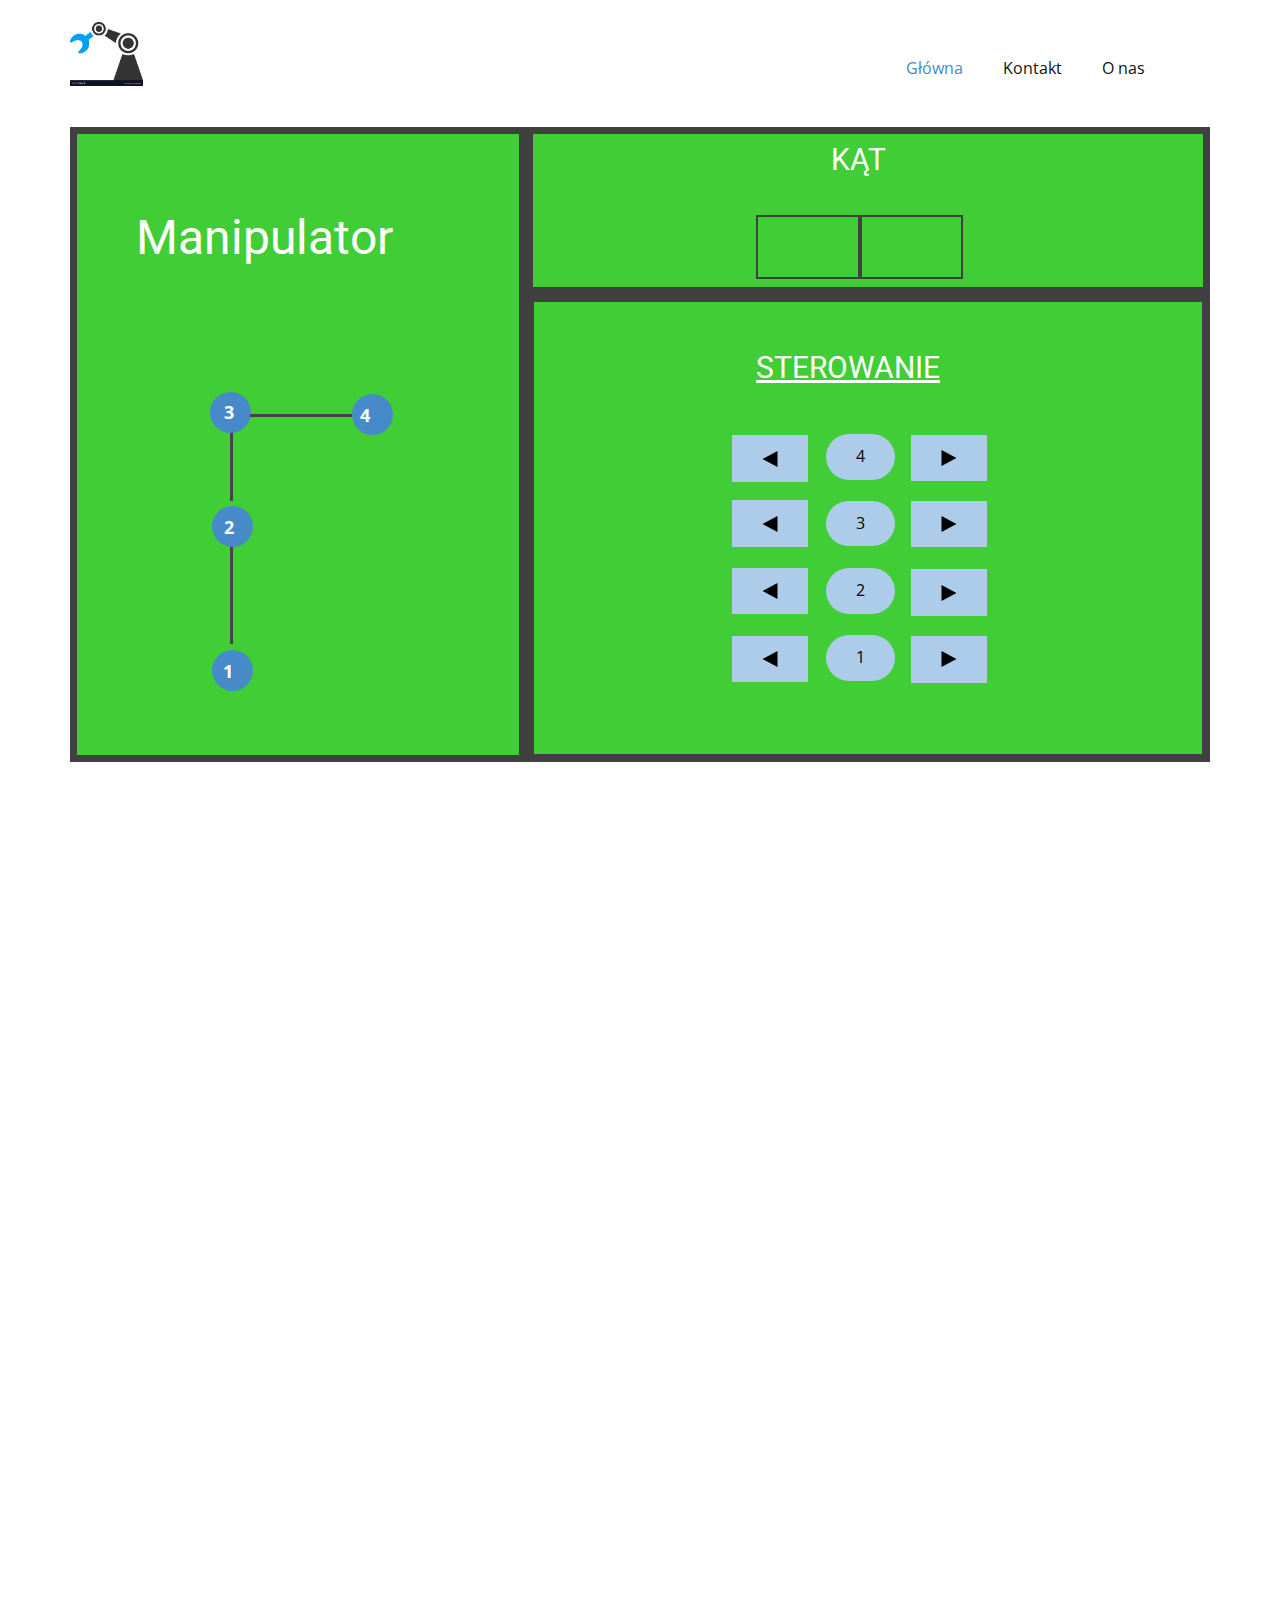
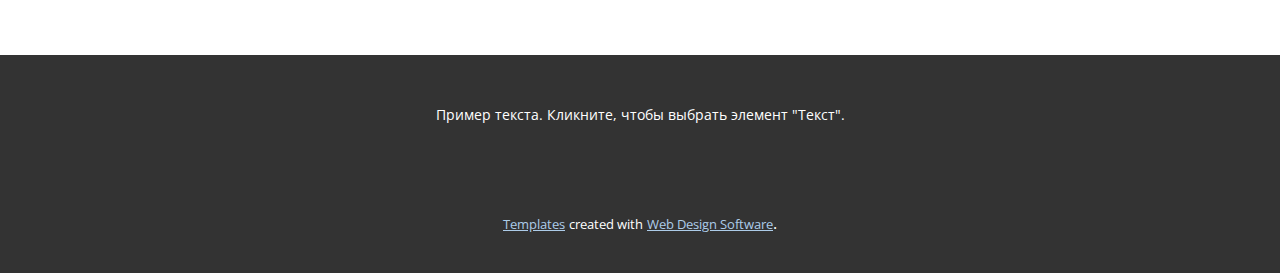
<file: MAN-WEBPAGE4/index.html>
<!DOCTYPE html>
<html style="font-size: 16px;">
  <head>
    <meta name="viewport" content="width=device-width, initial-scale=1.0">
    <meta charset="utf-8">
    <meta name="keywords" content="Manipulator">
    <meta name="description" content="">
    <title>FIRST</title>
    <link rel="stylesheet" href="nicepage.css" media="screen">
<link rel="stylesheet" href="FIRST.css" media="screen">
    <script class="u-script" type="text/javascript" src="jquery.js" defer=""></script>
    <script class="u-script" type="text/javascript" src="nicepage.js" defer=""></script>
    <meta name="generator" content="Nicepage 4.11.3, nicepage.com">
    <link id="u-theme-google-font" rel="stylesheet" href="https://fonts.googleapis.com/css?family=Roboto:100,100i,300,300i,400,400i,500,500i,700,700i,900,900i|Open+Sans:300,300i,400,400i,500,500i,600,600i,700,700i,800,800i">
    
    
    
    <script type="application/ld+json">{
		"@context": "http://schema.org",
		"@type": "Organization",
		"name": "",
		"logo": "images/manipulator-icon-vector-6110111.jpeg"
}</script>
    <meta name="theme-color" content="#478ac9">
    <meta property="og:title" content="FIRST">
    <meta property="og:type" content="website">
  </head>
  <body data-home-page="FIRST.html" data-home-page-title="FIRST" class="u-body u-xl-mode"><header class="u-clearfix u-header" id="sec-62a8"><div class="u-clearfix u-sheet u-sheet-1">
        <a href="https://nicepage.com" class="u-image u-logo u-image-1" data-image-width="1000" data-image-height="878">
          <img src="images/manipulator-icon-vector-6110111.jpeg" class="u-logo-image u-logo-image-1">
        </a>
        <nav class="u-menu u-menu-dropdown u-offcanvas u-menu-1">
          <div class="menu-collapse" style="font-size: 1rem; letter-spacing: 0px;">
            <a class="u-button-style u-custom-left-right-menu-spacing u-custom-padding-bottom u-custom-top-bottom-menu-spacing u-nav-link u-text-active-palette-1-base u-text-hover-palette-2-base" href="#">
              <svg class="u-svg-link" viewBox="0 0 24 24"><use xmlns:xlink="http://www.w3.org/1999/xlink" xlink:href="#menu-hamburger"></use></svg>
              <svg class="u-svg-content" version="1.1" id="menu-hamburger" viewBox="0 0 16 16" x="0px" y="0px" xmlns:xlink="http://www.w3.org/1999/xlink" xmlns="http://www.w3.org/2000/svg"><g><rect y="1" width="16" height="2"></rect><rect y="7" width="16" height="2"></rect><rect y="13" width="16" height="2"></rect>
</g></svg>
            </a>
          </div>
          <div class="u-custom-menu u-nav-container">
            <ul class="u-nav u-unstyled u-nav-1"><li class="u-nav-item"><a class="u-button-style u-nav-link u-text-active-palette-1-base u-text-hover-palette-2-base" href="Główna.html" style="padding: 10px 20px;">Główna</a><div class="u-nav-popup"><ul class="u-h-spacing-20 u-nav u-unstyled u-v-spacing-10"><li class="u-nav-item"><a class="u-button-style u-nav-link u-white" href="FIRST.html">FIRST</a>
</li></ul>
</div>
</li><li class="u-nav-item"><a class="u-button-style u-nav-link u-text-active-palette-1-base u-text-hover-palette-2-base" style="padding: 10px 20px;">Kontakt</a>
</li><li class="u-nav-item"><a class="u-button-style u-nav-link u-text-active-palette-1-base u-text-hover-palette-2-base" href="O-nas.html" style="padding: 10px 20px;">O nas</a>
</li></ul>
          </div>
          <div class="u-custom-menu u-nav-container-collapse">
            <div class="u-black u-container-style u-inner-container-layout u-opacity u-opacity-95 u-sidenav">
              <div class="u-inner-container-layout u-sidenav-overflow">
                <div class="u-menu-close"></div>
                <ul class="u-align-center u-nav u-popupmenu-items u-unstyled u-nav-3"><li class="u-nav-item"><a class="u-button-style u-nav-link" href="Główna.html">Główna</a><div class="u-nav-popup"><ul class="u-h-spacing-20 u-nav u-unstyled u-v-spacing-10"><li class="u-nav-item"><a class="u-button-style u-nav-link" href="FIRST.html">FIRST</a>
</li></ul>
</div>
</li><li class="u-nav-item"><a class="u-button-style u-nav-link">Kontakt</a>
</li><li class="u-nav-item"><a class="u-button-style u-nav-link" href="O-nas.html">O nas</a>
</li></ul>
              </div>
            </div>
            <div class="u-black u-menu-overlay u-opacity u-opacity-70"></div>
          </div>
        </nav>
      </div></header>
    <section class="u-clearfix u-section-1" id="sec-b1b9">
      <div class="u-clearfix u-sheet u-sheet-1">
        <div class="u-clearfix u-expanded-width u-gutter-0 u-layout-wrap u-layout-wrap-1">
          <div class="u-layout">
            <div class="u-layout-row">
              <div class="u-size-24">
                <div class="u-layout-col">
                  <div class="u-container-style u-custom-color-1 u-layout-cell u-size-60 u-layout-cell-1">
                    <div class="u-border-7 u-border-grey-75 u-container-layout u-container-layout-1">
                      <div class="u-border-3 u-border-grey-dark-1 u-line u-line-vertical u-line-1"></div>
                      <div class="u-border-3 u-border-grey-dark-1 u-line u-line-vertical u-line-2"></div>
                      <h1 class="u-text u-text-default u-text-1">Manipulator</h1>
                      <div class="u-palette-1-base u-shape u-shape-circle u-shape-1"></div>
                      <p class="u-text u-text-2"><b>3</b>
                      </p>
                      <div class="u-border-3 u-border-grey-dark-1 u-line u-line-horizontal u-line-3"></div>
                      <div class="u-palette-1-base u-shape u-shape-circle u-shape-2"></div>
                      <p class="u-text u-text-3"><b>4</b>
                      </p>
                      <div class="u-palette-1-base u-shape u-shape-circle u-shape-3"></div>
                      <p class="u-text u-text-4"><b>2</b>
                      </p>
                      <div class="u-palette-1-base u-shape u-shape-circle u-shape-4"></div>
                      <p class="u-text u-text-5"><b>1</b>
                      </p>
                    </div>
                  </div>
                </div>
              </div>
              <div class="u-size-36">
                <div class="u-layout-col">
                  <div class="u-container-style u-custom-color-1 u-layout-cell u-size-30 u-layout-cell-2">
                    <div class="u-border-7 u-border-grey-75 u-container-layout u-container-layout-2">
                      <h3 class="u-text u-text-default u-text-6">KĄT</h3>
                    </div>
                  </div>
                  <div class="u-container-style u-custom-color-1 u-layout-cell u-size-30 u-layout-cell-3">
                    <div class="u-border-8 u-border-grey-75 u-container-layout u-container-layout-3">
                      <h3 class="u-text u-text-default u-text-7">STEROWANIE</h3>
                      <a href="https://nicepage.com/one-page-template" class="u-btn u-btn-round u-button-style u-radius-50 u-btn-1">4</a>
                      <a href="https://nicepage.com/website-design" class="u-btn u-button-style u-btn-2"><span class="u-file-icon u-icon"><img src="images/156319.png" alt=""></span>
                      </a>
                      <a href="https://nicepage.com/website-design" class="u-btn u-button-style u-btn-3"><span class="u-file-icon u-icon"><img src="images/156321.png" alt=""></span>
                      </a>
                      <a href="https://nicepage.com/one-page-template" class="u-btn u-btn-round u-button-style u-radius-50 u-btn-4">3</a>
                      <a href="https://nicepage.com/website-design" class="u-btn u-button-style u-btn-5"><span class="u-file-icon u-icon"><img src="images/156321.png" alt=""></span>
                      </a>
                      <a href="https://nicepage.com/website-design" class="u-btn u-button-style u-btn-6"><span class="u-file-icon u-icon"><img src="images/156319.png" alt=""></span>
                      </a>
                      <a href="https://nicepage.com/one-page-template" class="u-btn u-btn-round u-button-style u-radius-50 u-btn-7">2</a>
                      <a href="https://nicepage.com/website-design" class="u-btn u-button-style u-btn-8"><span class="u-file-icon u-icon"><img src="images/156321.png" alt=""></span>
                      </a>
                      <a href="https://nicepage.com/website-design" class="u-btn u-button-style u-btn-9"><span class="u-file-icon u-icon"><img src="images/156319.png" alt=""></span>
                      </a>
                      <a href="https://nicepage.com/one-page-template" class="u-btn u-btn-round u-button-style u-radius-50 u-btn-10">1</a>
                      <a href="https://nicepage.com/website-design" class="u-btn u-button-style u-btn-11"><span class="u-file-icon u-icon"><img src="images/156321.png" alt=""></span>
                      </a>
                      <a href="https://nicepage.com/website-design" class="u-btn u-button-style u-btn-12"><span class="u-file-icon u-icon"><img src="images/156319.png" alt=""></span>
                      </a>
                    </div>
                  </div>
                </div>
              </div>
            </div>
          </div>
        </div>
        <div class="u-clearfix u-layout-wrap u-layout-wrap-2">
          <div class="u-layout">
            <div class="u-layout-row">
              <div class="u-container-style u-layout-cell u-size-30 u-layout-cell-4">
                <div class="u-border-2 u-border-grey-75 u-container-layout u-container-layout-4"></div>
              </div>
              <div class="u-container-style u-layout-cell u-size-30 u-layout-cell-5">
                <div class="u-border-2 u-border-grey-75 u-container-layout u-container-layout-5"></div>
              </div>
            </div>
          </div>
        </div>
      </div>
    </section>
    <section class="u-clearfix u-section-2" id="sec-6246">
      <div class="u-clearfix u-sheet u-sheet-1"></div>
    </section>
    
    
    <footer class="u-align-center u-clearfix u-footer u-grey-80 u-footer" id="sec-89a7"><div class="u-clearfix u-sheet u-sheet-1">
        <p class="u-small-text u-text u-text-variant u-text-1">Пример текста. Кликните, чтобы выбрать элемент "Текст".</p>
      </div></footer>
    <section class="u-backlink u-clearfix u-grey-80">
      <a class="u-link" href="https://nicepage.com/templates" target="_blank">
        <span>Templates</span>
      </a>
      <p class="u-text">
        <span>created with</span>
      </p>
      <a class="u-link" href="" target="_blank">
        <span>Web Design Software</span>
      </a>. 
    </section>
  </body>
</html>
</file>
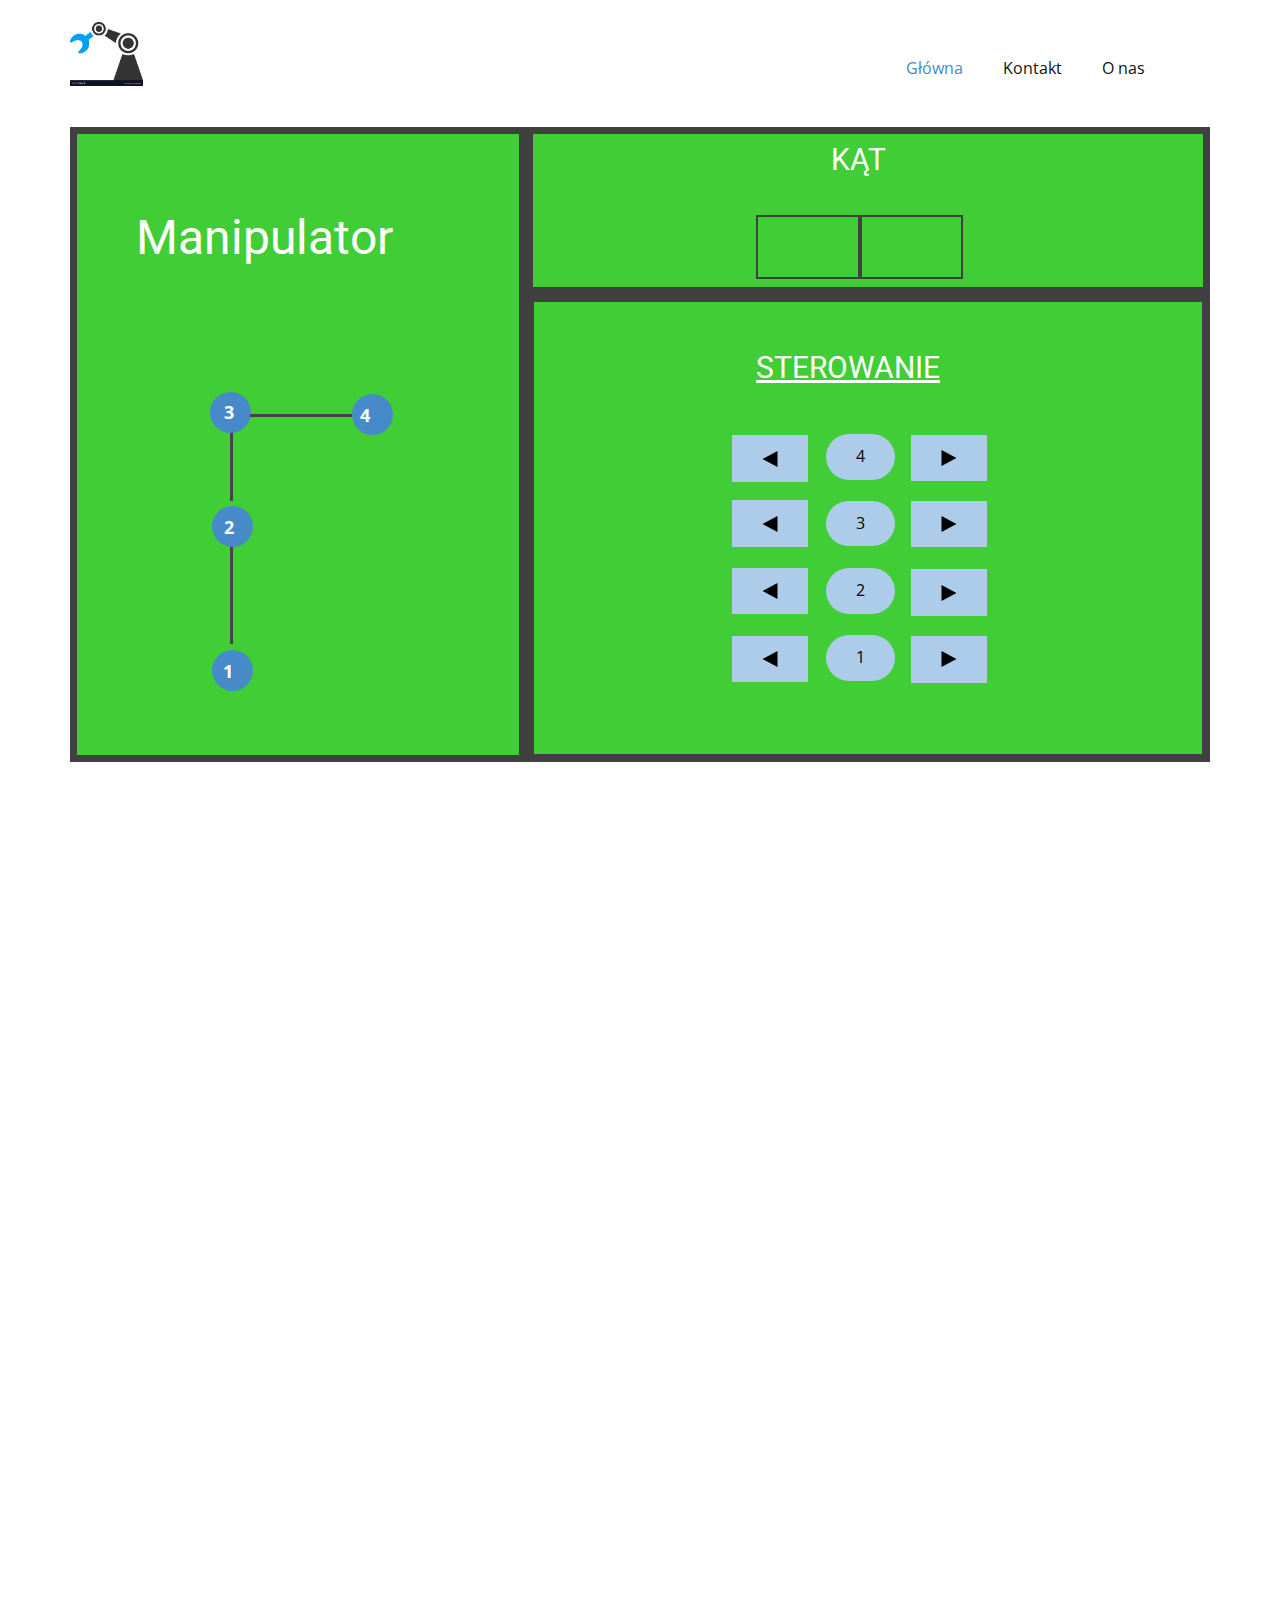
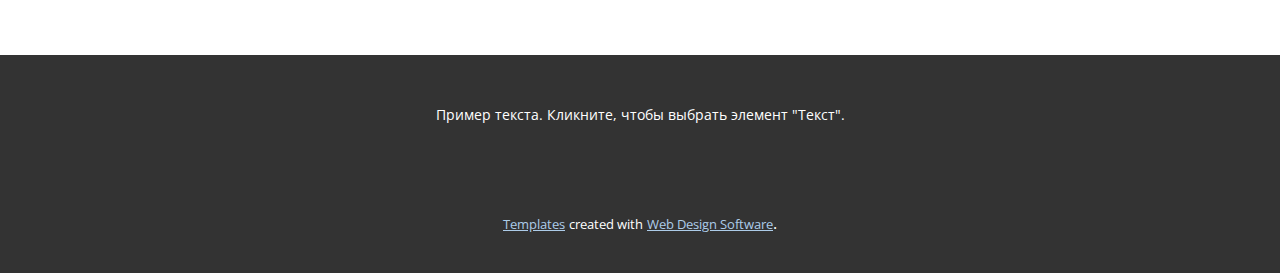
<file: MAN-WEBPAGE4/FIRST.html>
<!DOCTYPE html>
<html style="font-size: 16px;">
  <head>
    <meta name="viewport" content="width=device-width, initial-scale=1.0">
    <meta charset="utf-8">
    <meta name="keywords" content="Manipulator">
    <meta name="description" content="">
    <title>FIRST</title>
    <link rel="stylesheet" href="nicepage.css" media="screen">
<link rel="stylesheet" href="FIRST.css" media="screen">
    <script class="u-script" type="text/javascript" src="jquery.js" defer=""></script>
    <script class="u-script" type="text/javascript" src="nicepage.js" defer=""></script>
    <meta name="generator" content="Nicepage 4.11.3, nicepage.com">
    <link id="u-theme-google-font" rel="stylesheet" href="https://fonts.googleapis.com/css?family=Roboto:100,100i,300,300i,400,400i,500,500i,700,700i,900,900i|Open+Sans:300,300i,400,400i,500,500i,600,600i,700,700i,800,800i">
    
    
    
    <script type="application/ld+json">{
		"@context": "http://schema.org",
		"@type": "Organization",
		"name": "",
		"logo": "images/manipulator-icon-vector-6110111.jpeg"
}</script>
    <meta name="theme-color" content="#478ac9">
    <meta property="og:title" content="FIRST">
    <meta property="og:type" content="website">
  </head>
  <body class="u-body u-xl-mode"><header class="u-clearfix u-header" id="sec-62a8"><div class="u-clearfix u-sheet u-sheet-1">
        <a href="https://nicepage.com" class="u-image u-logo u-image-1" data-image-width="1000" data-image-height="878">
          <img src="images/manipulator-icon-vector-6110111.jpeg" class="u-logo-image u-logo-image-1">
        </a>
        <nav class="u-menu u-menu-dropdown u-offcanvas u-menu-1">
          <div class="menu-collapse" style="font-size: 1rem; letter-spacing: 0px;">
            <a class="u-button-style u-custom-left-right-menu-spacing u-custom-padding-bottom u-custom-top-bottom-menu-spacing u-nav-link u-text-active-palette-1-base u-text-hover-palette-2-base" href="#">
              <svg class="u-svg-link" viewBox="0 0 24 24"><use xmlns:xlink="http://www.w3.org/1999/xlink" xlink:href="#menu-hamburger"></use></svg>
              <svg class="u-svg-content" version="1.1" id="menu-hamburger" viewBox="0 0 16 16" x="0px" y="0px" xmlns:xlink="http://www.w3.org/1999/xlink" xmlns="http://www.w3.org/2000/svg"><g><rect y="1" width="16" height="2"></rect><rect y="7" width="16" height="2"></rect><rect y="13" width="16" height="2"></rect>
</g></svg>
            </a>
          </div>
          <div class="u-custom-menu u-nav-container">
            <ul class="u-nav u-unstyled u-nav-1"><li class="u-nav-item"><a class="u-button-style u-nav-link u-text-active-palette-1-base u-text-hover-palette-2-base" href="Główna.html" style="padding: 10px 20px;">Główna</a><div class="u-nav-popup"><ul class="u-h-spacing-20 u-nav u-unstyled u-v-spacing-10"><li class="u-nav-item"><a class="u-button-style u-nav-link u-white" href="FIRST.html">FIRST</a>
</li></ul>
</div>
</li><li class="u-nav-item"><a class="u-button-style u-nav-link u-text-active-palette-1-base u-text-hover-palette-2-base" style="padding: 10px 20px;">Kontakt</a>
</li><li class="u-nav-item"><a class="u-button-style u-nav-link u-text-active-palette-1-base u-text-hover-palette-2-base" href="O-nas.html" style="padding: 10px 20px;">O nas</a>
</li></ul>
          </div>
          <div class="u-custom-menu u-nav-container-collapse">
            <div class="u-black u-container-style u-inner-container-layout u-opacity u-opacity-95 u-sidenav">
              <div class="u-inner-container-layout u-sidenav-overflow">
                <div class="u-menu-close"></div>
                <ul class="u-align-center u-nav u-popupmenu-items u-unstyled u-nav-3"><li class="u-nav-item"><a class="u-button-style u-nav-link" href="Główna.html">Główna</a><div class="u-nav-popup"><ul class="u-h-spacing-20 u-nav u-unstyled u-v-spacing-10"><li class="u-nav-item"><a class="u-button-style u-nav-link" href="FIRST.html">FIRST</a>
</li></ul>
</div>
</li><li class="u-nav-item"><a class="u-button-style u-nav-link">Kontakt</a>
</li><li class="u-nav-item"><a class="u-button-style u-nav-link" href="O-nas.html">O nas</a>
</li></ul>
              </div>
            </div>
            <div class="u-black u-menu-overlay u-opacity u-opacity-70"></div>
          </div>
        </nav>
      </div></header>
    <section class="u-clearfix u-section-1" id="sec-b1b9">
      <div class="u-clearfix u-sheet u-sheet-1">
        <div class="u-clearfix u-expanded-width u-gutter-0 u-layout-wrap u-layout-wrap-1">
          <div class="u-layout">
            <div class="u-layout-row">
              <div class="u-size-24">
                <div class="u-layout-col">
                  <div class="u-container-style u-custom-color-1 u-layout-cell u-size-60 u-layout-cell-1">
                    <div class="u-border-7 u-border-grey-75 u-container-layout u-container-layout-1">
                      <div class="u-border-3 u-border-grey-dark-1 u-line u-line-vertical u-line-1"></div>
                      <div class="u-border-3 u-border-grey-dark-1 u-line u-line-vertical u-line-2"></div>
                      <h1 class="u-text u-text-default u-text-1">Manipulator</h1>
                      <div class="u-palette-1-base u-shape u-shape-circle u-shape-1"></div>
                      <p class="u-text u-text-2"><b>3</b>
                      </p>
                      <div class="u-border-3 u-border-grey-dark-1 u-line u-line-horizontal u-line-3"></div>
                      <div class="u-palette-1-base u-shape u-shape-circle u-shape-2"></div>
                      <p class="u-text u-text-3"><b>4</b>
                      </p>
                      <div class="u-palette-1-base u-shape u-shape-circle u-shape-3"></div>
                      <p class="u-text u-text-4"><b>2</b>
                      </p>
                      <div class="u-palette-1-base u-shape u-shape-circle u-shape-4"></div>
                      <p class="u-text u-text-5"><b>1</b>
                      </p>
                    </div>
                  </div>
                </div>
              </div>
              <div class="u-size-36">
                <div class="u-layout-col">
                  <div class="u-container-style u-custom-color-1 u-layout-cell u-size-30 u-layout-cell-2">
                    <div class="u-border-7 u-border-grey-75 u-container-layout u-container-layout-2">
                      <h3 class="u-text u-text-default u-text-6">KĄT</h3>
                    </div>
                  </div>
                  <div class="u-container-style u-custom-color-1 u-layout-cell u-size-30 u-layout-cell-3">
                    <div class="u-border-8 u-border-grey-75 u-container-layout u-container-layout-3">
                      <h3 class="u-text u-text-default u-text-7">STEROWANIE</h3>
                      <a href="https://nicepage.com/one-page-template" class="u-btn u-btn-round u-button-style u-radius-50 u-btn-1">4</a>
                      <a href="https://nicepage.com/website-design" class="u-btn u-button-style u-btn-2"><span class="u-file-icon u-icon"><img src="images/156319.png" alt=""></span>
                      </a>
                      <a href="https://nicepage.com/website-design" class="u-btn u-button-style u-btn-3"><span class="u-file-icon u-icon"><img src="images/156321.png" alt=""></span>
                      </a>
                      <a href="https://nicepage.com/one-page-template" class="u-btn u-btn-round u-button-style u-radius-50 u-btn-4">3</a>
                      <a href="https://nicepage.com/website-design" class="u-btn u-button-style u-btn-5"><span class="u-file-icon u-icon"><img src="images/156321.png" alt=""></span>
                      </a>
                      <a href="https://nicepage.com/website-design" class="u-btn u-button-style u-btn-6"><span class="u-file-icon u-icon"><img src="images/156319.png" alt=""></span>
                      </a>
                      <a href="https://nicepage.com/one-page-template" class="u-btn u-btn-round u-button-style u-radius-50 u-btn-7">2</a>
                      <a href="https://nicepage.com/website-design" class="u-btn u-button-style u-btn-8"><span class="u-file-icon u-icon"><img src="images/156321.png" alt=""></span>
                      </a>
                      <a href="https://nicepage.com/website-design" class="u-btn u-button-style u-btn-9"><span class="u-file-icon u-icon"><img src="images/156319.png" alt=""></span>
                      </a>
                      <a href="https://nicepage.com/one-page-template" class="u-btn u-btn-round u-button-style u-radius-50 u-btn-10">1</a>
                      <a href="https://nicepage.com/website-design" class="u-btn u-button-style u-btn-11"><span class="u-file-icon u-icon"><img src="images/156321.png" alt=""></span>
                      </a>
                      <a href="https://nicepage.com/website-design" class="u-btn u-button-style u-btn-12"><span class="u-file-icon u-icon"><img src="images/156319.png" alt=""></span>
                      </a>
                    </div>
                  </div>
                </div>
              </div>
            </div>
          </div>
        </div>
        <div class="u-clearfix u-layout-wrap u-layout-wrap-2">
          <div class="u-layout">
            <div class="u-layout-row">
              <div class="u-container-style u-layout-cell u-size-30 u-layout-cell-4">
                <div class="u-border-2 u-border-grey-75 u-container-layout u-container-layout-4"></div>
              </div>
              <div class="u-container-style u-layout-cell u-size-30 u-layout-cell-5">
                <div class="u-border-2 u-border-grey-75 u-container-layout u-container-layout-5"></div>
              </div>
            </div>
          </div>
        </div>
      </div>
    </section>
    <section class="u-clearfix u-section-2" id="sec-6246">
      <div class="u-clearfix u-sheet u-sheet-1"></div>
    </section>
    
    
    <footer class="u-align-center u-clearfix u-footer u-grey-80 u-footer" id="sec-89a7"><div class="u-clearfix u-sheet u-sheet-1">
        <p class="u-small-text u-text u-text-variant u-text-1">Пример текста. Кликните, чтобы выбрать элемент "Текст".</p>
      </div></footer>
    <section class="u-backlink u-clearfix u-grey-80">
      <a class="u-link" href="https://nicepage.com/templates" target="_blank">
        <span>Templates</span>
      </a>
      <p class="u-text">
        <span>created with</span>
      </p>
      <a class="u-link" href="" target="_blank">
        <span>Web Design Software</span>
      </a>. 
    </section>
  </body>
</html>
</file>
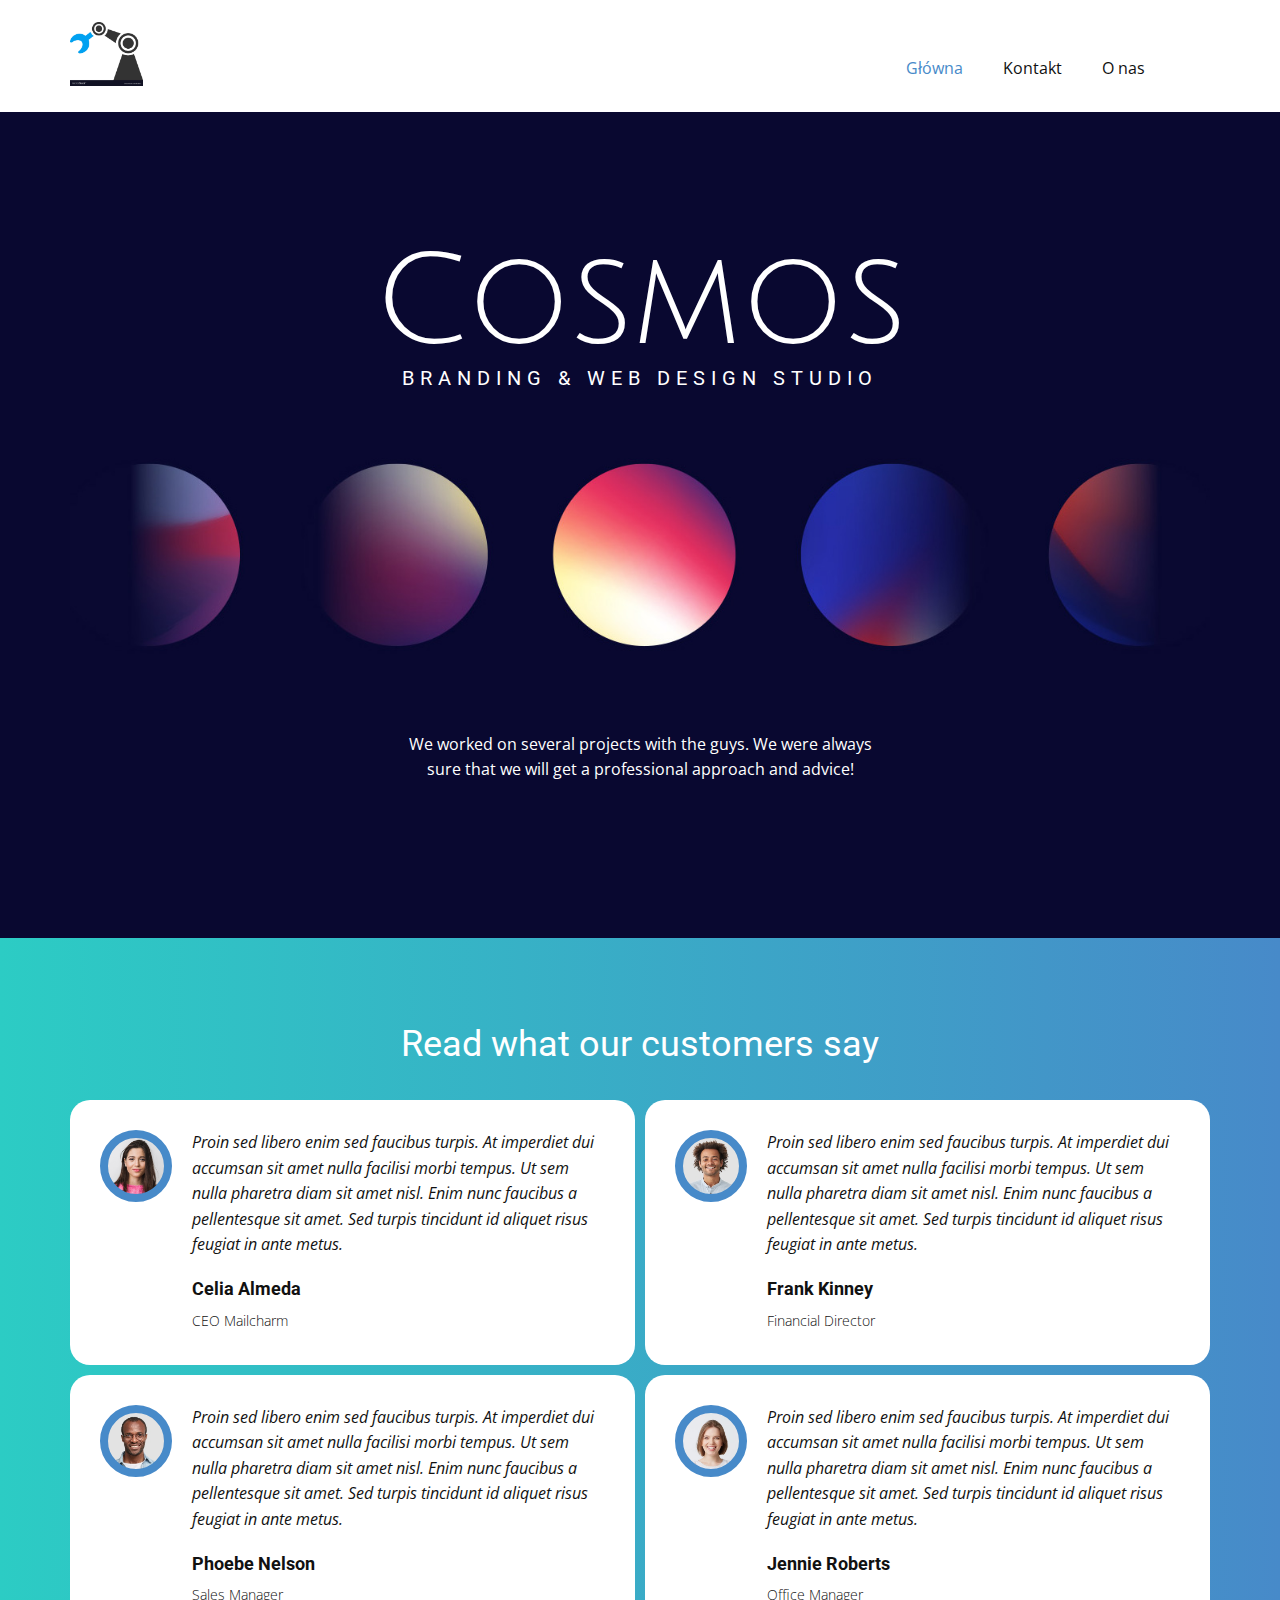
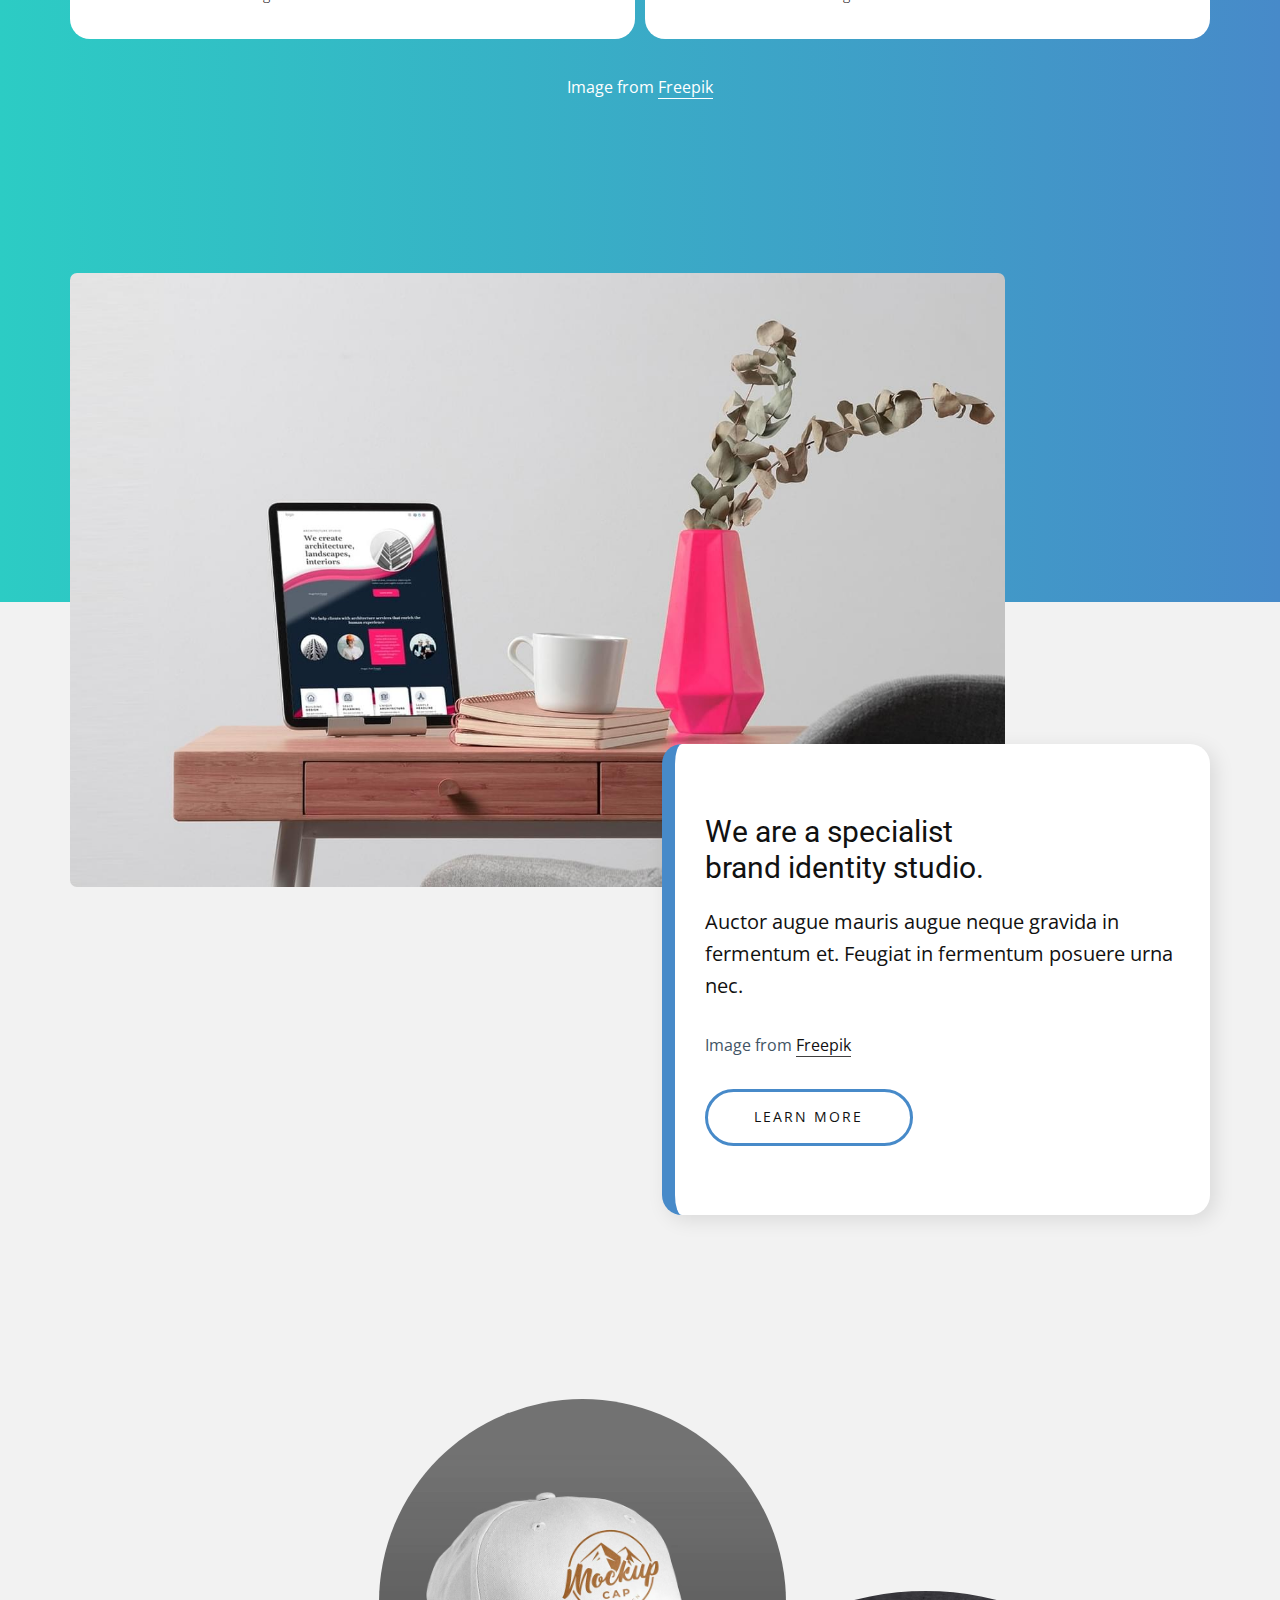
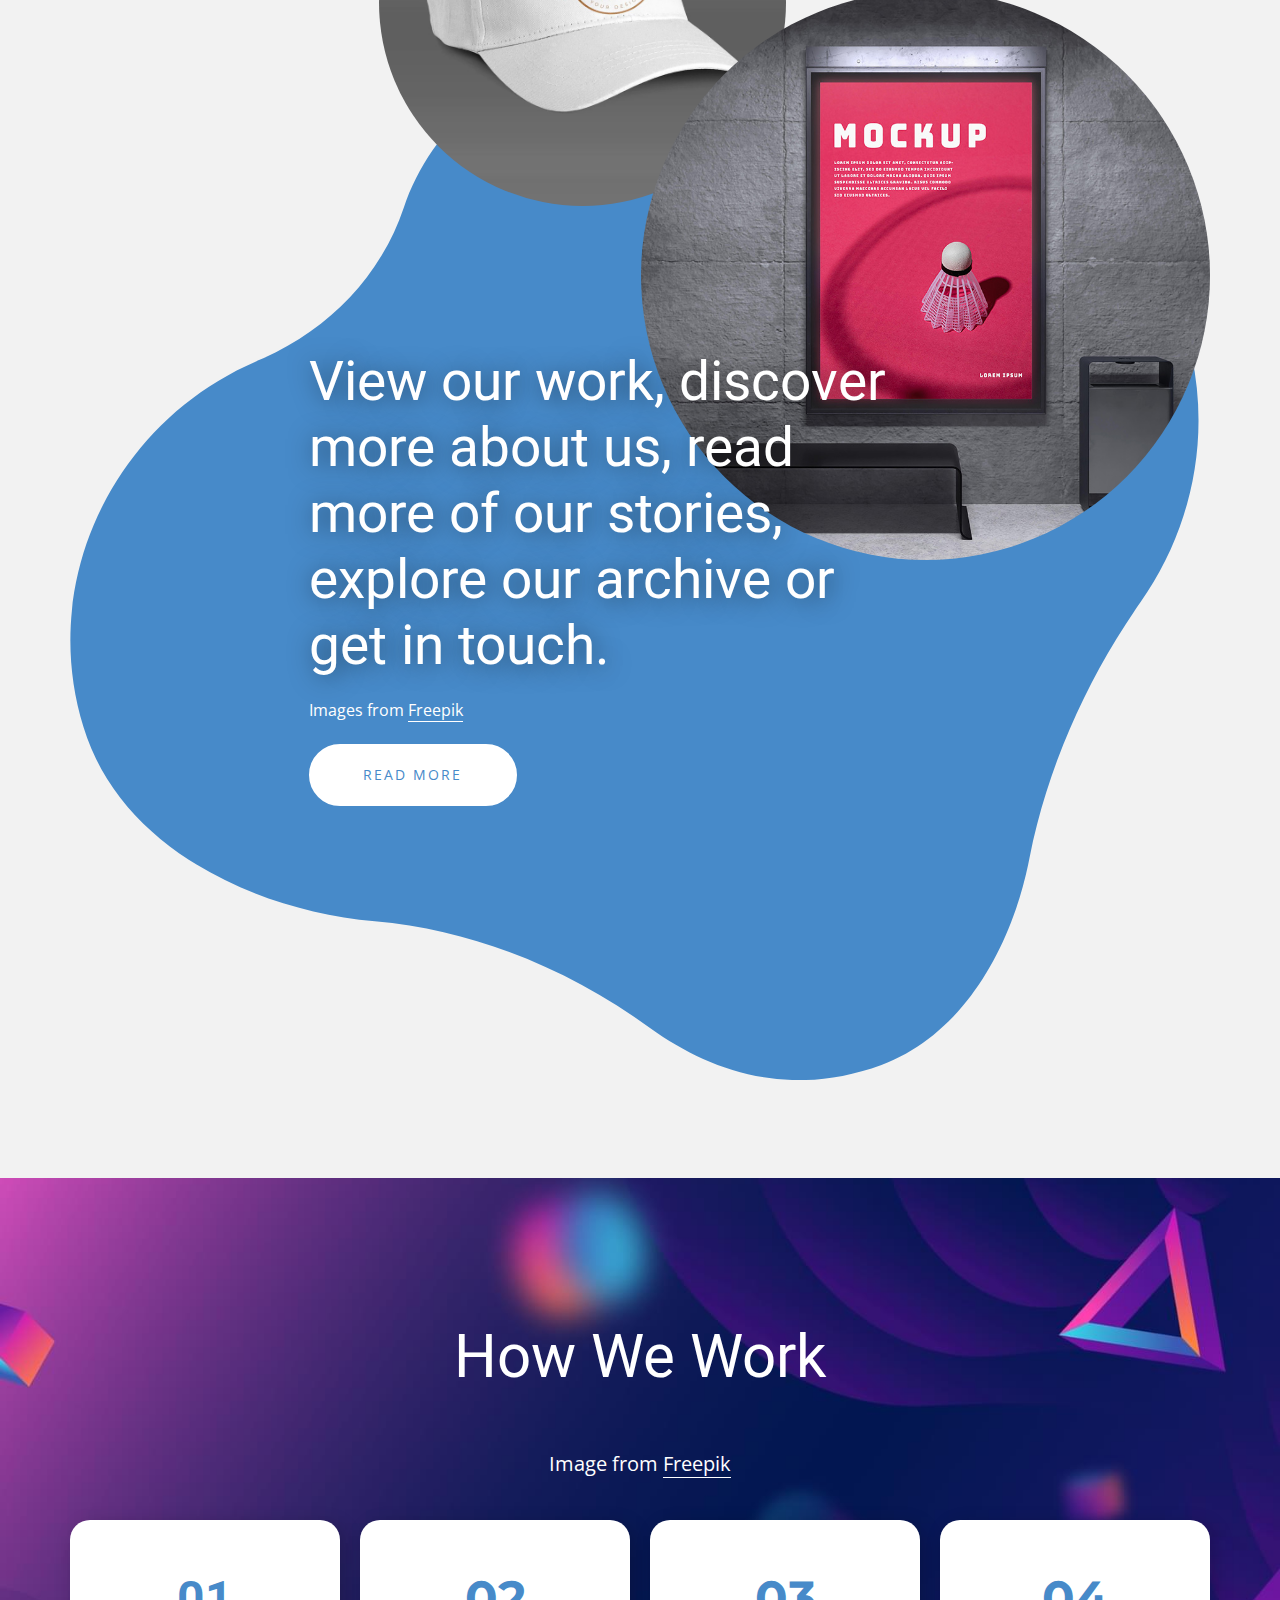
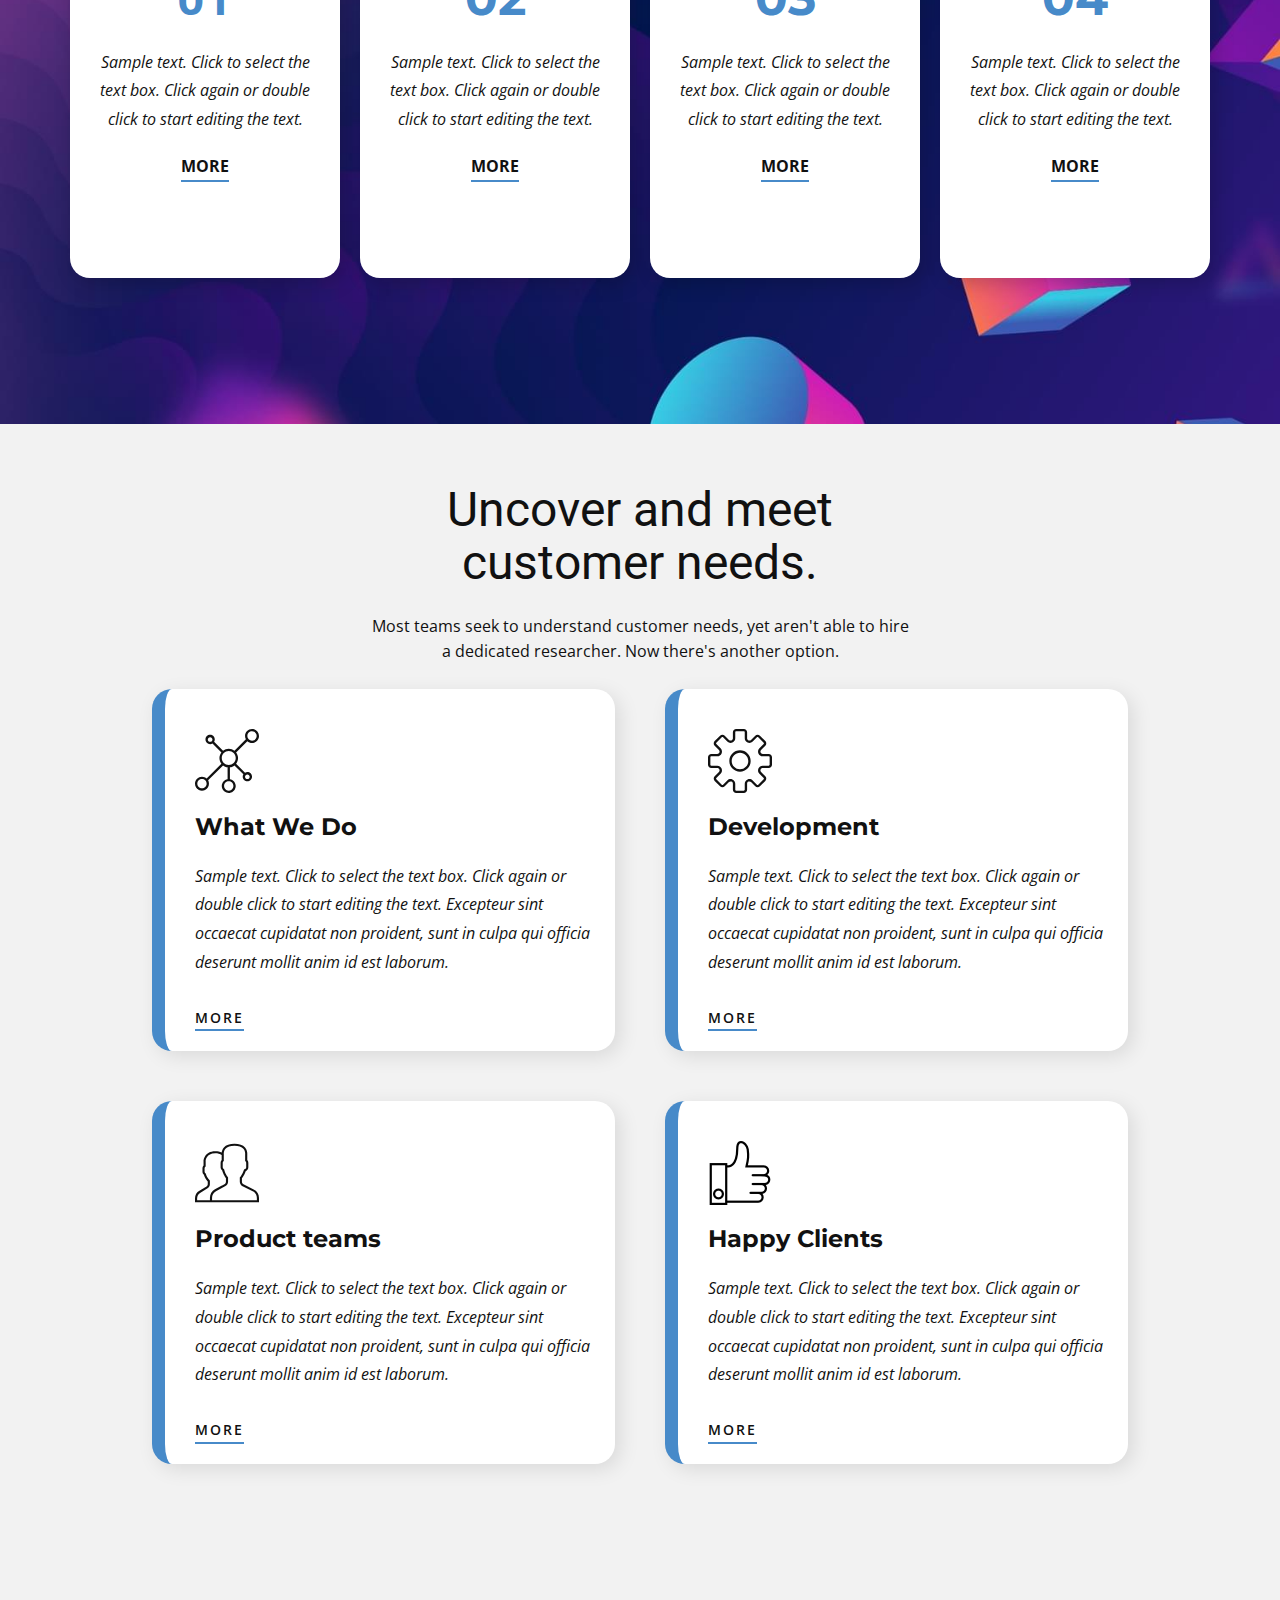
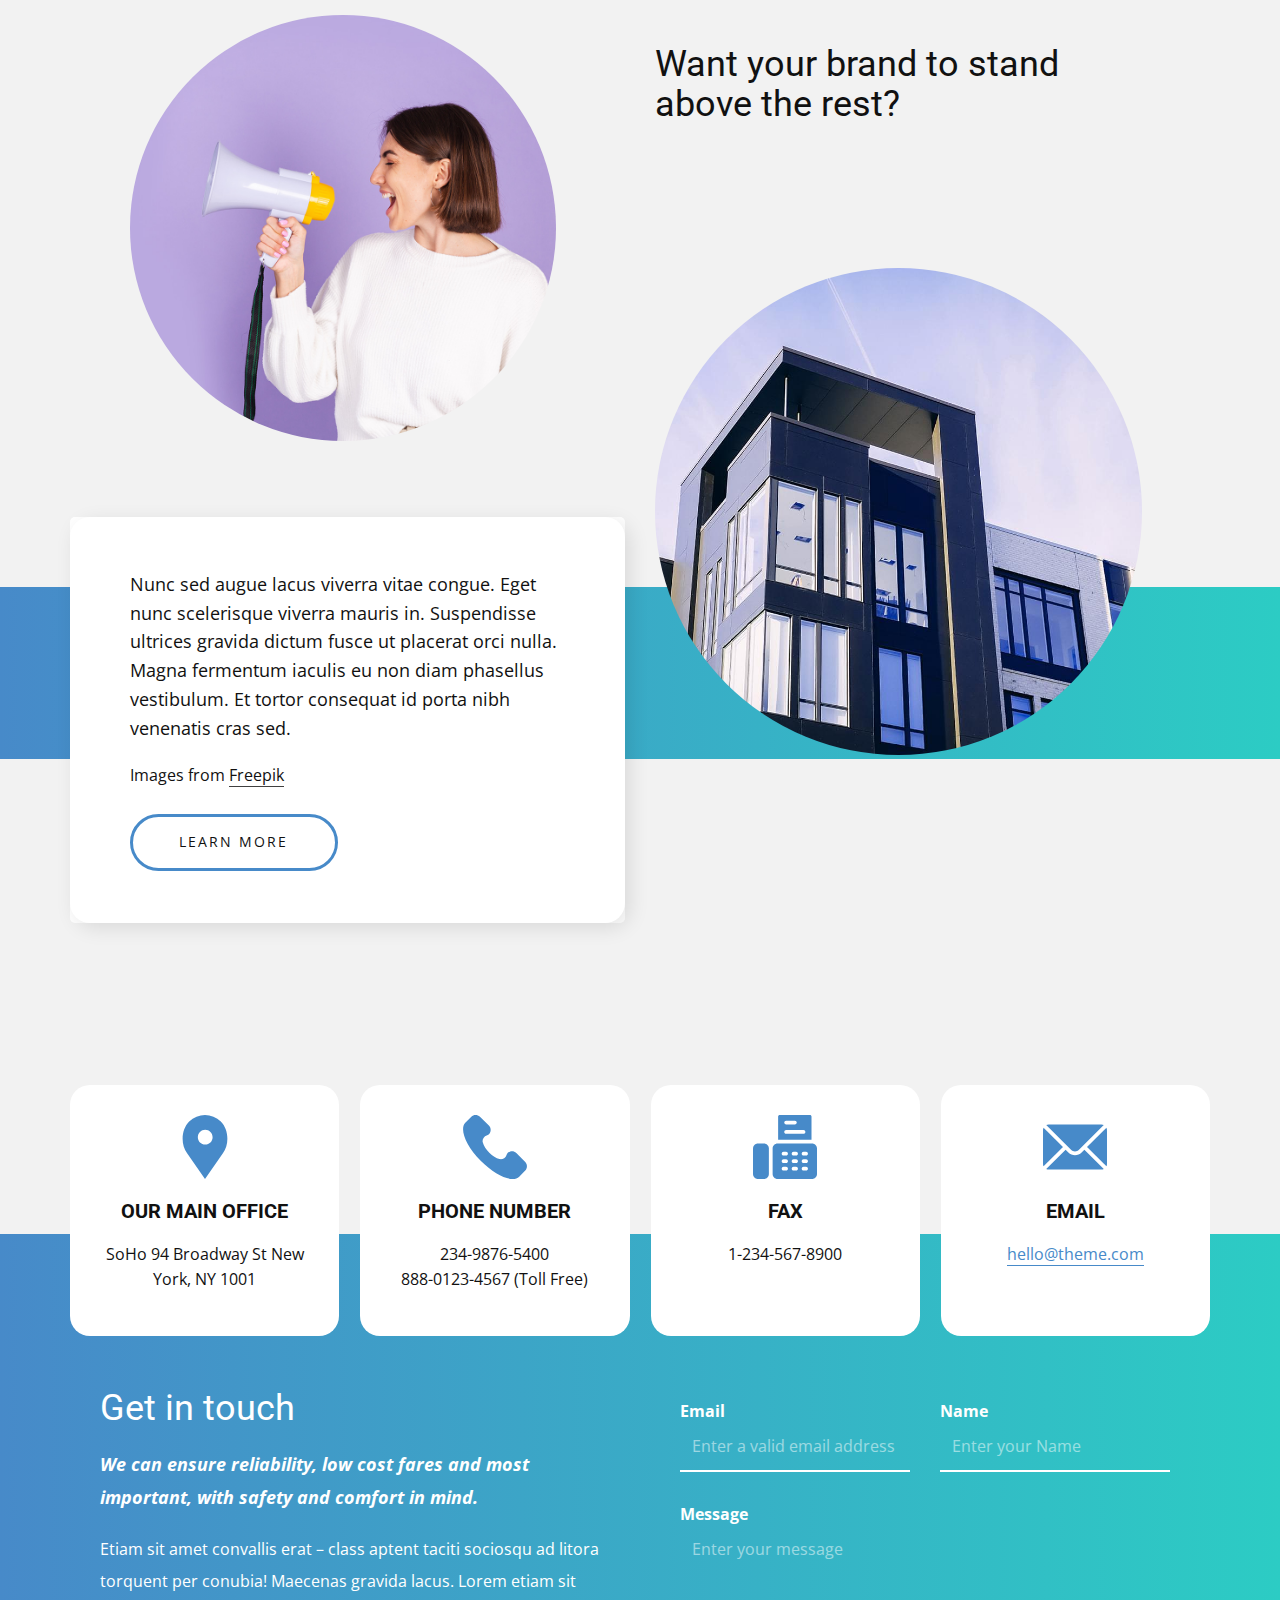
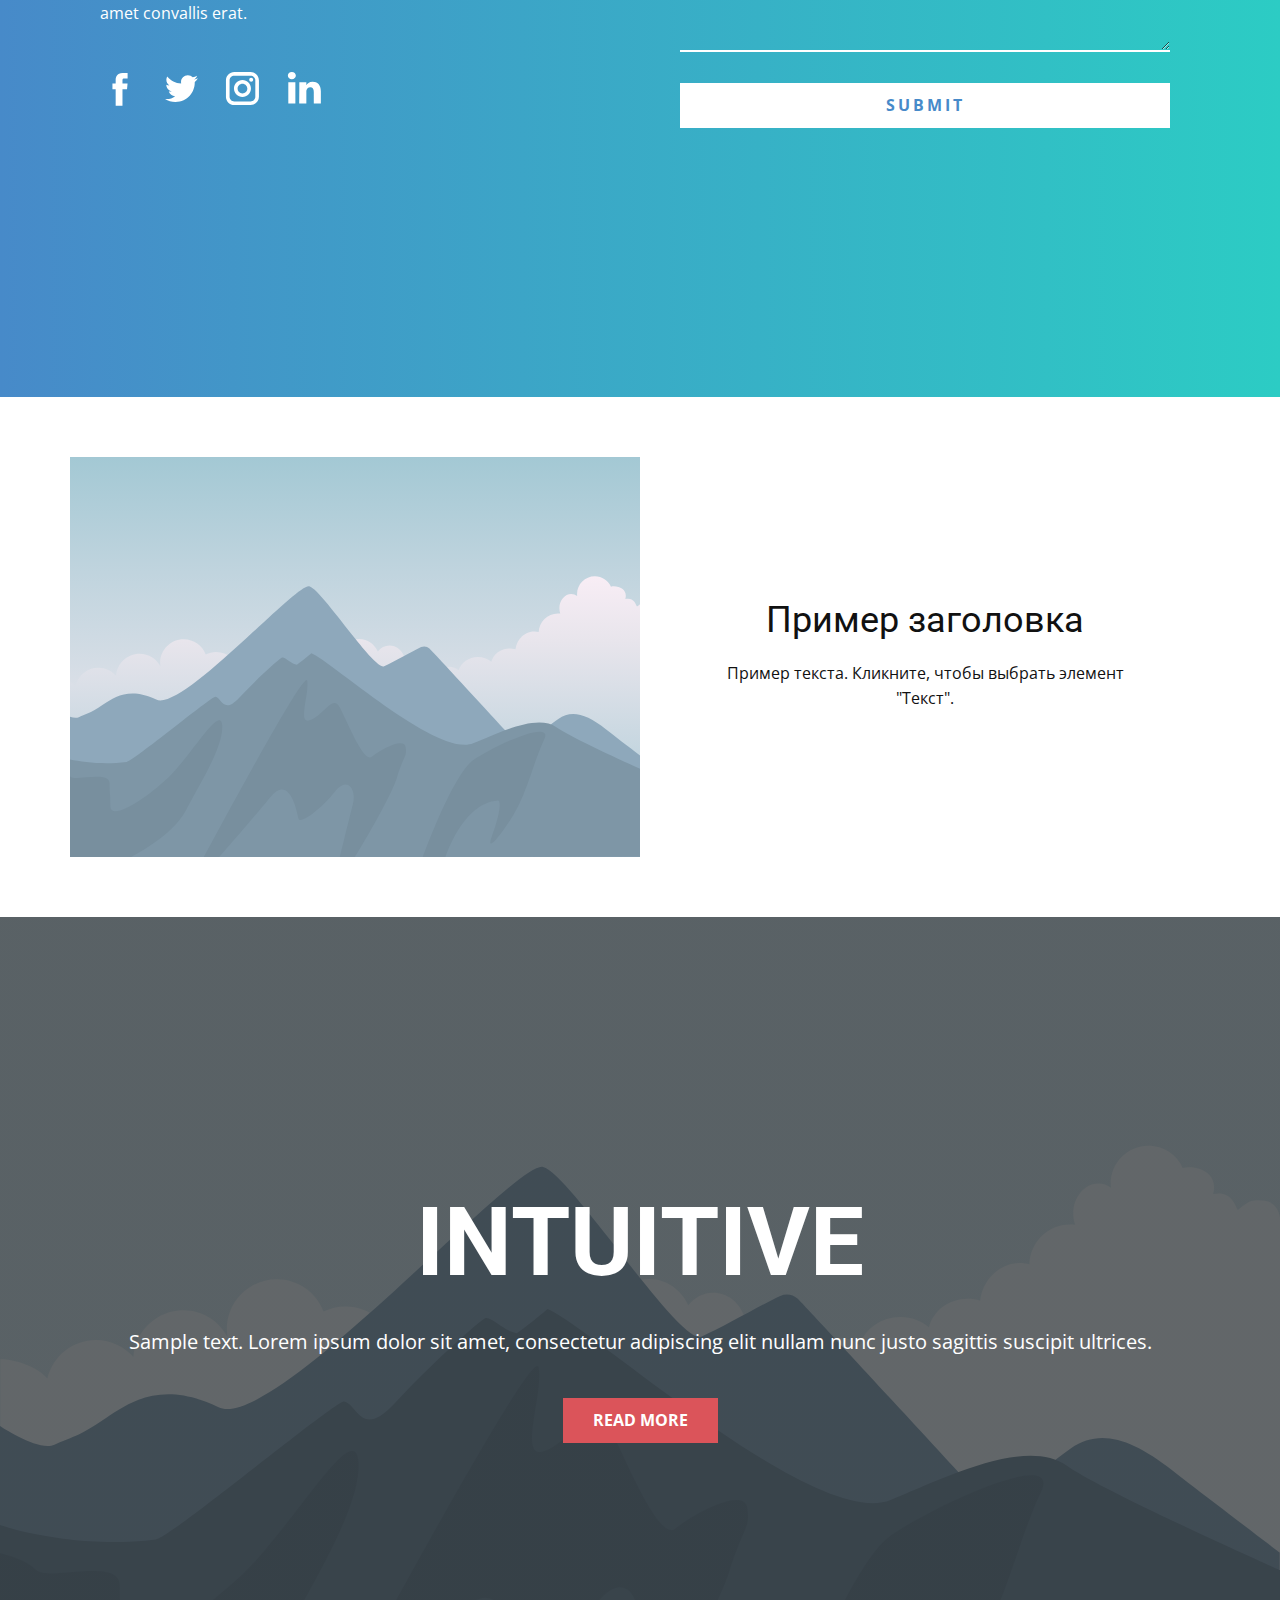
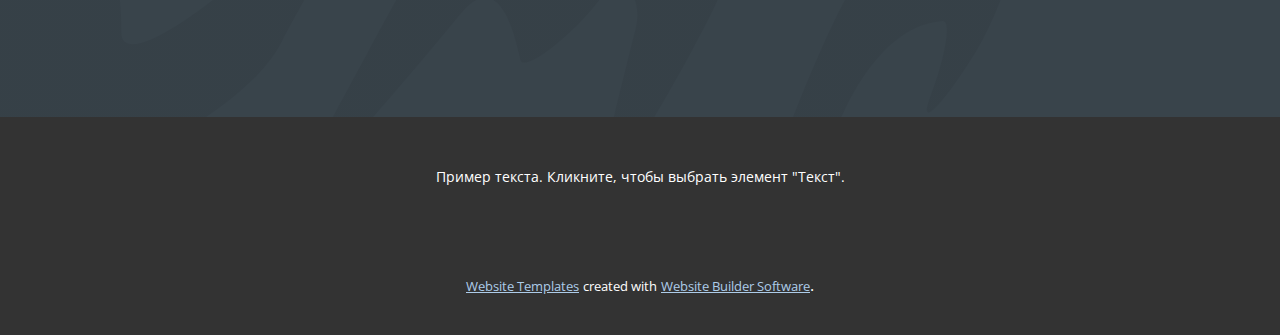
<file: MAN-WEBPAGE4/Główna.html>
<!DOCTYPE html>
<html style="font-size: 16px;">
  <head>
    <meta name="viewport" content="width=device-width, initial-scale=1.0">
    <meta charset="utf-8">
    <meta name="keywords" content="Cosmos, Read what our customers say, ​View our work, discover more about us, read more of our stories, explore our archive or get in touch., How We Work, ​Uncover and meet customer needs., ​Want your brand to stand above the rest?, Get in touch, INTUITIVE">
    <meta name="description" content="">
    <title>Główna</title>
    <link rel="stylesheet" href="nicepage.css" media="screen">
<link rel="stylesheet" href="Główna.css" media="screen">
    <script class="u-script" type="text/javascript" src="jquery.js" defer=""></script>
    <script class="u-script" type="text/javascript" src="nicepage.js" defer=""></script>
    <meta name="generator" content="Nicepage 4.11.3, nicepage.com">
    <link id="u-theme-google-font" rel="stylesheet" href="https://fonts.googleapis.com/css?family=Roboto:100,100i,300,300i,400,400i,500,500i,700,700i,900,900i|Open+Sans:300,300i,400,400i,500,500i,600,600i,700,700i,800,800i">
    <link id="u-page-google-font" rel="stylesheet" href="https://fonts.googleapis.com/css?family=Montserrat:100,100i,200,200i,300,300i,400,400i,500,500i,600,600i,700,700i,800,800i,900,900i|Montserrat:100,100i,200,200i,300,300i,400,400i,500,500i,600,600i,700,700i,800,800i,900,900i|Julius+Sans+One:400">
    
    
    
    
    
    
    
    
    
    
    
    <script type="application/ld+json">{
		"@context": "http://schema.org",
		"@type": "Organization",
		"name": "",
		"logo": "images/manipulator-icon-vector-6110111.jpeg"
}</script>
    <meta name="theme-color" content="#478ac9">
    <meta property="og:title" content="Główna">
    <meta property="og:type" content="website">
  </head>
  <body class="u-body u-xl-mode"><header class="u-clearfix u-header" id="sec-62a8"><div class="u-clearfix u-sheet u-sheet-1">
        <a href="https://nicepage.com" class="u-image u-logo u-image-1" data-image-width="1000" data-image-height="878">
          <img src="images/manipulator-icon-vector-6110111.jpeg" class="u-logo-image u-logo-image-1">
        </a>
        <nav class="u-menu u-menu-dropdown u-offcanvas u-menu-1">
          <div class="menu-collapse" style="font-size: 1rem; letter-spacing: 0px;">
            <a class="u-button-style u-custom-left-right-menu-spacing u-custom-padding-bottom u-custom-top-bottom-menu-spacing u-nav-link u-text-active-palette-1-base u-text-hover-palette-2-base" href="#">
              <svg class="u-svg-link" viewBox="0 0 24 24"><use xmlns:xlink="http://www.w3.org/1999/xlink" xlink:href="#menu-hamburger"></use></svg>
              <svg class="u-svg-content" version="1.1" id="menu-hamburger" viewBox="0 0 16 16" x="0px" y="0px" xmlns:xlink="http://www.w3.org/1999/xlink" xmlns="http://www.w3.org/2000/svg"><g><rect y="1" width="16" height="2"></rect><rect y="7" width="16" height="2"></rect><rect y="13" width="16" height="2"></rect>
</g></svg>
            </a>
          </div>
          <div class="u-custom-menu u-nav-container">
            <ul class="u-nav u-unstyled u-nav-1"><li class="u-nav-item"><a class="u-button-style u-nav-link u-text-active-palette-1-base u-text-hover-palette-2-base" href="Główna.html" style="padding: 10px 20px;">Główna</a><div class="u-nav-popup"><ul class="u-h-spacing-20 u-nav u-unstyled u-v-spacing-10"><li class="u-nav-item"><a class="u-button-style u-nav-link u-white" href="FIRST.html">FIRST</a>
</li></ul>
</div>
</li><li class="u-nav-item"><a class="u-button-style u-nav-link u-text-active-palette-1-base u-text-hover-palette-2-base" style="padding: 10px 20px;">Kontakt</a>
</li><li class="u-nav-item"><a class="u-button-style u-nav-link u-text-active-palette-1-base u-text-hover-palette-2-base" href="O-nas.html" style="padding: 10px 20px;">O nas</a>
</li></ul>
          </div>
          <div class="u-custom-menu u-nav-container-collapse">
            <div class="u-black u-container-style u-inner-container-layout u-opacity u-opacity-95 u-sidenav">
              <div class="u-inner-container-layout u-sidenav-overflow">
                <div class="u-menu-close"></div>
                <ul class="u-align-center u-nav u-popupmenu-items u-unstyled u-nav-3"><li class="u-nav-item"><a class="u-button-style u-nav-link" href="Główna.html">Główna</a><div class="u-nav-popup"><ul class="u-h-spacing-20 u-nav u-unstyled u-v-spacing-10"><li class="u-nav-item"><a class="u-button-style u-nav-link" href="FIRST.html">FIRST</a>
</li></ul>
</div>
</li><li class="u-nav-item"><a class="u-button-style u-nav-link">Kontakt</a>
</li><li class="u-nav-item"><a class="u-button-style u-nav-link" href="O-nas.html">O nas</a>
</li></ul>
              </div>
            </div>
            <div class="u-black u-menu-overlay u-opacity u-opacity-70"></div>
          </div>
        </nav>
      </div></header>
    <section class="u-align-center u-clearfix u-image u-section-1" id="carousel_0167">
      <div class="u-clearfix u-sheet u-valign-middle u-sheet-1">
        <div class="u-clearfix u-expanded-width u-layout-wrap u-layout-wrap-1">
          <div class="u-layout">
            <div class="u-layout-col">
              <div class="u-align-center u-container-style u-layout-cell u-left-cell u-right-cell u-size-20 u-layout-cell-1">
                <div class="u-container-layout u-container-layout-1">
                  <h1 class="u-custom-font u-text u-text-body-alt-color u-title u-text-1">Cosmos</h1>
                  <h4 class="u-text u-text-body-alt-color u-text-2">branding &amp; web Design Studio</h4>
                </div>
              </div>
              <div class="u-container-style u-image u-layout-cell u-left-cell u-right-cell u-size-20 u-image-1" data-image-width="1422" data-image-height="528">
                <div class="u-container-layout u-container-layout-2"></div>
              </div>
              <div class="u-align-center u-container-style u-layout-cell u-left-cell u-right-cell u-size-20 u-layout-cell-3">
                <div class="u-container-layout u-valign-top u-container-layout-3">
                  <p class="u-text u-text-body-alt-color u-text-3">We worked on several projects with the guys. We were always sure that we will get a professional approach and advice!</p>
                </div>
              </div>
            </div>
          </div>
        </div>
      </div>
    </section>
    <section class="u-align-center u-clearfix u-gradient u-section-2" id="carousel_0324">
      <div class="u-clearfix u-sheet u-valign-middle u-sheet-1">
        <h2 class="u-text u-text-body-alt-color u-text-default u-text-1">Read what our customers say</h2>
        <div class="u-expanded-width u-list u-list-1">
          <div class="u-repeater u-repeater-1">
            <div class="u-container-style u-list-item u-radius-20 u-repeater-item u-shape-round u-white u-list-item-1">
              <div class="u-container-layout u-similar-container u-container-layout-1">
                <div alt="" class="u-border-8 u-border-palette-1-base u-image u-image-circle u-image-1" data-image-width="211" data-image-height="211"></div>
                <p class="u-text u-text-2">Proin sed libero enim sed faucibus turpis. At imperdiet dui accumsan sit amet nulla facilisi morbi tempus. Ut sem nulla pharetra diam sit amet nisl. Enim nunc faucibus a pellentesque sit amet. Sed turpis tincidunt id aliquet risus feugiat in ante metus. </p>
                <h5 class="u-text u-text-3">Celia Almeda</h5>
                <h5 class="u-custom-font u-text u-text-font u-text-4">CEO Mailcharm</h5>
              </div>
            </div>
            <div class="u-container-style u-list-item u-radius-20 u-repeater-item u-shape-round u-white u-list-item-2">
              <div class="u-container-layout u-similar-container u-container-layout-2">
                <div alt="" class="u-border-8 u-border-palette-1-base u-image u-image-circle u-image-2" data-image-width="211" data-image-height="211"></div>
                <p class="u-text u-text-5">Proin sed libero enim sed faucibus turpis. At imperdiet dui accumsan sit amet nulla facilisi morbi tempus. Ut sem nulla pharetra diam sit amet nisl. Enim nunc faucibus a pellentesque sit amet. Sed turpis tincidunt id aliquet risus feugiat in ante metus.</p>
                <h5 class="u-text u-text-6">Frank Kinney</h5>
                <h5 class="u-custom-font u-text u-text-font u-text-7">Financial Director</h5>
              </div>
            </div>
            <div class="u-container-style u-list-item u-radius-20 u-repeater-item u-shape-round u-white u-list-item-3">
              <div class="u-container-layout u-similar-container u-container-layout-3">
                <div alt="" class="u-border-8 u-border-palette-1-base u-image u-image-circle u-image-3" data-image-width="211" data-image-height="211"></div>
                <p class="u-text u-text-8">Proin sed libero enim sed faucibus turpis. At imperdiet dui accumsan sit amet nulla facilisi morbi tempus. Ut sem nulla pharetra diam sit amet nisl. Enim nunc faucibus a pellentesque sit amet. Sed turpis tincidunt id aliquet risus feugiat in ante metus.</p>
                <h5 class="u-text u-text-9">Phoebe Nelson</h5>
                <h5 class="u-custom-font u-text u-text-font u-text-10">Sales Manager</h5>
              </div>
            </div>
            <div class="u-container-style u-list-item u-radius-20 u-repeater-item u-shape-round u-white u-list-item-4">
              <div class="u-container-layout u-similar-container u-container-layout-4">
                <div alt="" class="u-border-8 u-border-palette-1-base u-image u-image-circle u-image-4" data-image-width="211" data-image-height="211"></div>
                <p class="u-text u-text-11">Proin sed libero enim sed faucibus turpis. At imperdiet dui accumsan sit amet nulla facilisi morbi tempus. Ut sem nulla pharetra diam sit amet nisl. Enim nunc faucibus a pellentesque sit amet. Sed turpis tincidunt id aliquet risus feugiat in ante metus.</p>
                <h5 class="u-text u-text-12">Jennie Roberts</h5>
                <h5 class="u-custom-font u-text u-text-font u-text-13">Office Manager</h5>
              </div>
            </div>
          </div>
        </div>
        <p class="u-text u-text-body-alt-color u-text-14">Image from <a href="https://www.freepik.com/photos/people" class="u-border-1 u-border-active-palette-2-base u-border-hover-palette-2-base u-border-no-left u-border-no-right u-border-no-top u-border-white u-bottom-left-radius-0 u-bottom-right-radius-0 u-btn u-button-link u-button-style u-none u-radius-0 u-text-body-alt-color u-top-left-radius-0 u-top-right-radius-0 u-btn-1" target="_blank">Freepik</a>
        </p>
      </div>
    </section>
    <section class="u-clearfix u-grey-5 u-section-3" id="carousel_5a9a">
      <div class="u-expanded-width u-gradient u-shape u-shape-rectangle u-shape-1"></div>
      <img class="u-image u-image-round u-radius-7 u-image-1" src="images/gfgf-min.jpg" alt="" data-image-width="1920" data-image-height="955">
      <div class="u-border-13 u-border-no-bottom u-border-no-right u-border-no-top u-border-palette-1-base u-container-style u-group u-radius-20 u-shape-round u-white u-group-1">
        <div class="u-container-layout u-valign-middle u-container-layout-1">
          <h3 class="u-text u-text-1"> We are a specialist <br>brand identity studio.
          </h3>
          <p class="u-large-text u-text u-text-variant u-text-2">Auctor augue mauris augue neque gravida in fermentum et. Feugiat in fermentum posuere urna nec. </p>
          <p class="u-text u-text-default u-text-palette-1-dark-2 u-text-3">Image from <b>
              <a href="https://www.freepik.com/psd/logo" class="u-border-1 u-border-grey-75 u-btn u-button-link u-button-style u-none u-text-body-color u-btn-1">Freepik</a></b>
          </p>
          <a href="https://nicepage.studio" class="u-active-black u-border-3 u-border-active-black u-border-hover-black u-border-palette-1-base u-btn u-btn-round u-button-style u-hover-black u-none u-radius-50 u-text-active-white u-text-body-color u-text-hover-white u-btn-2">learn more</a>
        </div>
      </div>
    </section>
    <section class="u-clearfix u-grey-5 u-section-4" id="carousel_c54b">
      <div class="u-clearfix u-sheet u-valign-middle-lg u-valign-middle-md u-valign-middle-sm u-valign-middle-xl u-sheet-1">
        <div class="u-shape u-shape-svg u-text-palette-1-base u-shape-1">
          <svg class="u-svg-link" preserveAspectRatio="none" viewBox="0 0 160 150" style=""><use xmlns:xlink="http://www.w3.org/1999/xlink" xlink:href="#svg-40dc"></use></svg>
          <svg class="u-svg-content" viewBox="0 0 160 150" x="0px" y="0px" id="svg-40dc"><path d="M43.2,126.9c14.2,1.3,27.6,7,39.1,15.6c8.3,6.1,19.4,10.3,32.7,5.3c11.7-4.4,18.6-17.4,21-30.2c2.6-13.3,8.1-25.9,15.7-37.1
	c8.3-12.1,10.8-27.9,5.3-42.7C150.5,20.3,134.6,9,117,7.6C107.9,6.9,98.8,5,90.1,1.9C83-0.6,75-0.7,67.4,2.1
	c-9.9,3.7-17,11.6-20.1,21c-3.3,10.1-10.9,18-20.6,22.2c-0.1,0-0.1,0.1-0.2,0.1c-20.3,8.9-31,32-24.6,53.2
	C6.9,115.6,25.2,125.2,43.2,126.9z"></path></svg>
        </div>
        <div class="u-image u-image-circle u-preserve-proportions u-image-1" alt="" data-image-width="920" data-image-height="920"></div>
        <div class="u-image u-image-circle u-image-2" alt="" data-image-width="920" data-image-height="920"></div>
        <div class="u-align-left u-container-style u-group u-shape-rectangle u-group-1">
          <div class="u-container-layout u-valign-top u-container-layout-1">
            <h2 class="u-custom-font u-heading-font u-text u-text-white u-text-1"> View our work, discover more about us, read more of our stories, explore our archive or get in touch. </h2>
            <p class="u-text u-text-body-alt-color u-text-2">Images from <a href="https://www.freepik.com/psd/sign-mockup" class="u-active-none u-border-1 u-border-no-left u-border-no-right u-border-no-top u-border-white u-bottom-left-radius-0 u-bottom-right-radius-0 u-btn u-button-link u-button-style u-hover-none u-none u-radius-0 u-text-body-alt-color u-top-left-radius-0 u-top-right-radius-0 u-btn-1">Freepik</a>
            </p>
            <a href="https://nicepage.com/k/auto-mechanic-html-templates" class="u-active-white u-border-3 u-border-active-white u-border-hover-white u-border-white u-btn u-btn-round u-button-style u-hover-white u-radius-50 u-text-active-palette-1-base u-text-hover-palette-1-base u-text-palette-1-base u-white u-btn-2">read more</a>
          </div>
        </div>
      </div>
    </section>
    <section class="u-align-center u-clearfix u-image u-section-5" id="carousel_33df" data-image-width="1512" data-image-height="1080">
      <div class="u-clearfix u-sheet u-valign-middle u-sheet-1">
        <h2 class="u-text u-text-body-alt-color u-text-default u-text-1">How We Work</h2>
        <p class="u-text u-text-body-alt-color u-text-2">Image from <a href="https://www.freepik.com/free-photos-vectors/business" class="u-border-1 u-border-white u-btn u-button-link u-button-style u-none u-text-body-alt-color u-btn-1" target="_blank">Freepik</a>
        </p>
        <div class="u-expanded-width u-list u-list-1">
          <div class="u-repeater u-repeater-1">
            <div class="u-align-center u-container-style u-list-item u-radius-20 u-repeater-item u-shape-round u-white u-list-item-1">
              <div class="u-container-layout u-similar-container u-container-layout-1">
                <h3 class="u-text u-text-default u-text-palette-1-base u-text-3">01</h3>
                <p class="u-text u-text-4">Sample text. Click to select the text box. Click again or double click to start editing the text.</p>
                <a href="https://nicepage.cloud" class="u-active-none u-border-2 u-border-active-black u-border-hover-black u-border-palette-1-base u-btn u-button-style u-hover-none u-none u-text-body-color u-text-hover-palette-1-base u-btn-2">more</a>
              </div>
            </div>
            <div class="u-align-center u-container-style u-list-item u-radius-20 u-repeater-item u-shape-round u-white u-list-item-2">
              <div class="u-container-layout u-similar-container u-container-layout-2">
                <h3 class="u-text u-text-default u-text-palette-1-base u-text-5">02</h3>
                <p class="u-text u-text-6">Sample text. Click to select the text box. Click again or double click to start editing the text.</p>
                <a href="https://nicepage.com" class="u-active-none u-border-2 u-border-active-black u-border-hover-black u-border-palette-1-base u-btn u-button-style u-hover-none u-none u-text-body-color u-text-hover-palette-1-base u-btn-3">more</a>
              </div>
            </div>
            <div class="u-align-center u-container-style u-list-item u-radius-20 u-repeater-item u-shape-round u-white u-list-item-3">
              <div class="u-container-layout u-similar-container u-container-layout-3">
                <h3 class="u-text u-text-default u-text-palette-1-base u-text-7">03</h3>
                <p class="u-text u-text-8">Sample text. Click to select the text box. Click again or double click to start editing the text.</p>
                <a href="https://nicepage.com/c/blog-posts-website-mockup" class="u-active-none u-border-2 u-border-active-black u-border-hover-black u-border-palette-1-base u-btn u-button-style u-hover-none u-none u-text-body-color u-text-hover-palette-1-base u-btn-4">more</a>
              </div>
            </div>
            <div class="u-align-center u-container-style u-list-item u-radius-20 u-repeater-item u-shape-round u-white u-list-item-4">
              <div class="u-container-layout u-similar-container u-container-layout-4">
                <h3 class="u-text u-text-default u-text-palette-1-base u-text-9">04</h3>
                <p class="u-text u-text-10">Sample text. Click to select the text box. Click again or double click to start editing the text.</p>
                <a href="https://nicepage.one" class="u-active-none u-border-2 u-border-active-black u-border-hover-black u-border-palette-1-base u-btn u-button-style u-hover-none u-none u-text-body-color u-text-hover-palette-1-base u-btn-5">more</a>
              </div>
            </div>
          </div>
        </div>
      </div>
    </section>
    <section class="u-align-center u-clearfix u-grey-5 u-section-6" id="carousel_11da">
      <div class="u-clearfix u-sheet u-valign-middle u-sheet-1">
        <h2 class="u-text u-text-1"> Uncover and meet customer needs.</h2>
        <p class="u-text u-text-2"> Most teams seek to understand customer needs, yet aren't able to hire a dedicated researcher. Now there's another option.</p>
        <div class="u-list u-list-1">
          <div class="u-repeater u-repeater-1">
            <div class="u-align-left u-border-13 u-border-no-bottom u-border-no-right u-border-no-top u-border-palette-1-base u-container-style u-list-item u-radius-20 u-repeater-item u-shape-round u-white u-list-item-1">
              <div class="u-container-layout u-similar-container u-container-layout-1"><span class="u-icon u-icon-1"><svg class="u-svg-link" preserveAspectRatio="xMidYMin slice" viewBox="0 0 55 55" style=""><use xmlns:xlink="http://www.w3.org/1999/xlink" xlink:href="#svg-b6f2"></use></svg><svg class="u-svg-content" viewBox="0 0 55 55" x="0px" y="0px" id="svg-b6f2" style="enable-background:new 0 0 55 55;"><path d="M49,0c-3.309,0-6,2.691-6,6c0,1.035,0.263,2.009,0.726,2.86l-9.829,9.829C32.542,17.634,30.846,17,29,17
	s-3.542,0.634-4.898,1.688l-7.669-7.669C16.785,10.424,17,9.74,17,9c0-2.206-1.794-4-4-4S9,6.794,9,9s1.794,4,4,4
	c0.74,0,1.424-0.215,2.019-0.567l7.669,7.669C21.634,21.458,21,23.154,21,25s0.634,3.542,1.688,4.897L10.024,42.562
	C8.958,41.595,7.549,41,6,41c-3.309,0-6,2.691-6,6s2.691,6,6,6s6-2.691,6-6c0-1.035-0.263-2.009-0.726-2.86l12.829-12.829
	c1.106,0.86,2.44,1.436,3.898,1.619v10.16c-2.833,0.478-5,2.942-5,5.91c0,3.309,2.691,6,6,6s6-2.691,6-6c0-2.967-2.167-5.431-5-5.91
	v-10.16c1.458-0.183,2.792-0.759,3.898-1.619l7.669,7.669C41.215,39.576,41,40.26,41,41c0,2.206,1.794,4,4,4s4-1.794,4-4
	s-1.794-4-4-4c-0.74,0-1.424,0.215-2.019,0.567l-7.669-7.669C36.366,28.542,37,26.846,37,25s-0.634-3.542-1.688-4.897l9.665-9.665
	C46.042,11.405,47.451,12,49,12c3.309,0,6-2.691,6-6S52.309,0,49,0z M11,9c0-1.103,0.897-2,2-2s2,0.897,2,2s-0.897,2-2,2
	S11,10.103,11,9z M6,51c-2.206,0-4-1.794-4-4s1.794-4,4-4s4,1.794,4,4S8.206,51,6,51z M33,49c0,2.206-1.794,4-4,4s-4-1.794-4-4
	s1.794-4,4-4S33,46.794,33,49z M29,31c-3.309,0-6-2.691-6-6s2.691-6,6-6s6,2.691,6,6S32.309,31,29,31z M47,41c0,1.103-0.897,2-2,2
	s-2-0.897-2-2s0.897-2,2-2S47,39.897,47,41z M49,10c-2.206,0-4-1.794-4-4s1.794-4,4-4s4,1.794,4,4S51.206,10,49,10z"></path></svg></span>
                <h4 class="u-custom-font u-font-montserrat u-text u-text-default u-text-3">What We Do</h4>
                <p class="u-text u-text-default u-text-4">Sample text. Click to select the text box. Click again or double click to start editing the text.&nbsp;Excepteur sint occaecat cupidatat non proident, sunt in culpa qui officia deserunt mollit anim id est laborum.</p>
                <a href="https://nicepage.app" class="u-active-none u-border-2 u-border-active-palette-1-base u-border-hover-palette-1-base u-border-palette-1-base u-btn u-button-style u-hover-none u-none u-text-active-palette-1-base u-text-body-color u-text-hover-palette-1-base u-btn-1">more</a>
              </div>
            </div>
            <div class="u-align-left u-border-13 u-border-no-bottom u-border-no-right u-border-no-top u-border-palette-1-base u-container-style u-list-item u-radius-20 u-repeater-item u-shape-round u-video-cover u-white u-list-item-2">
              <div class="u-container-layout u-similar-container u-container-layout-2"><span class="u-icon u-icon-2"><svg class="u-svg-link" preserveAspectRatio="xMidYMin slice" viewBox="0 0 54 54" style=""><use xmlns:xlink="http://www.w3.org/1999/xlink" xlink:href="#svg-b9c2"></use></svg><svg class="u-svg-content" viewBox="0 0 54 54" x="0px" y="0px" id="svg-b9c2" style="enable-background:new 0 0 54 54;"><g><path d="M51.22,21h-5.052c-0.812,0-1.481-0.447-1.792-1.197s-0.153-1.54,0.42-2.114l3.572-3.571
		c0.525-0.525,0.814-1.224,0.814-1.966c0-0.743-0.289-1.441-0.814-1.967l-4.553-4.553c-1.05-1.05-2.881-1.052-3.933,0l-3.571,3.571
		c-0.574,0.573-1.366,0.733-2.114,0.421C33.447,9.313,33,8.644,33,7.832V2.78C33,1.247,31.753,0,30.22,0H23.78
		C22.247,0,21,1.247,21,2.78v5.052c0,0.812-0.447,1.481-1.197,1.792c-0.748,0.313-1.54,0.152-2.114-0.421l-3.571-3.571
		c-1.052-1.052-2.883-1.05-3.933,0l-4.553,4.553c-0.525,0.525-0.814,1.224-0.814,1.967c0,0.742,0.289,1.44,0.814,1.966l3.572,3.571
		c0.573,0.574,0.73,1.364,0.42,2.114S8.644,21,7.832,21H2.78C1.247,21,0,22.247,0,23.78v6.439C0,31.753,1.247,33,2.78,33h5.052
		c0.812,0,1.481,0.447,1.792,1.197s0.153,1.54-0.42,2.114l-3.572,3.571c-0.525,0.525-0.814,1.224-0.814,1.966
		c0,0.743,0.289,1.441,0.814,1.967l4.553,4.553c1.051,1.051,2.881,1.053,3.933,0l3.571-3.572c0.574-0.573,1.363-0.731,2.114-0.42
		c0.75,0.311,1.197,0.98,1.197,1.792v5.052c0,1.533,1.247,2.78,2.78,2.78h6.439c1.533,0,2.78-1.247,2.78-2.78v-5.052
		c0-0.812,0.447-1.481,1.197-1.792c0.751-0.312,1.54-0.153,2.114,0.42l3.571,3.572c1.052,1.052,2.883,1.05,3.933,0l4.553-4.553
		c0.525-0.525,0.814-1.224,0.814-1.967c0-0.742-0.289-1.44-0.814-1.966l-3.572-3.571c-0.573-0.574-0.73-1.364-0.42-2.114
		S45.356,33,46.168,33h5.052c1.533,0,2.78-1.247,2.78-2.78V23.78C54,22.247,52.753,21,51.22,21z M52,30.22
		C52,30.65,51.65,31,51.22,31h-5.052c-1.624,0-3.019,0.932-3.64,2.432c-0.622,1.5-0.295,3.146,0.854,4.294l3.572,3.571
		c0.305,0.305,0.305,0.8,0,1.104l-4.553,4.553c-0.304,0.304-0.799,0.306-1.104,0l-3.571-3.572c-1.149-1.149-2.794-1.474-4.294-0.854
		c-1.5,0.621-2.432,2.016-2.432,3.64v5.052C31,51.65,30.65,52,30.22,52H23.78C23.35,52,23,51.65,23,51.22v-5.052
		c0-1.624-0.932-3.019-2.432-3.64c-0.503-0.209-1.021-0.311-1.533-0.311c-1.014,0-1.997,0.4-2.761,1.164l-3.571,3.572
		c-0.306,0.306-0.801,0.304-1.104,0l-4.553-4.553c-0.305-0.305-0.305-0.8,0-1.104l3.572-3.571c1.148-1.148,1.476-2.794,0.854-4.294
		C10.851,31.932,9.456,31,7.832,31H2.78C2.35,31,2,30.65,2,30.22V23.78C2,23.35,2.35,23,2.78,23h5.052
		c1.624,0,3.019-0.932,3.64-2.432c0.622-1.5,0.295-3.146-0.854-4.294l-3.572-3.571c-0.305-0.305-0.305-0.8,0-1.104l4.553-4.553
		c0.304-0.305,0.799-0.305,1.104,0l3.571,3.571c1.147,1.147,2.792,1.476,4.294,0.854C22.068,10.851,23,9.456,23,7.832V2.78
		C23,2.35,23.35,2,23.78,2h6.439C30.65,2,31,2.35,31,2.78v5.052c0,1.624,0.932,3.019,2.432,3.64
		c1.502,0.622,3.146,0.294,4.294-0.854l3.571-3.571c0.306-0.305,0.801-0.305,1.104,0l4.553,4.553c0.305,0.305,0.305,0.8,0,1.104
		l-3.572,3.571c-1.148,1.148-1.476,2.794-0.854,4.294c0.621,1.5,2.016,2.432,3.64,2.432h5.052C51.65,23,52,23.35,52,23.78V30.22z"></path><path d="M27,18c-4.963,0-9,4.037-9,9s4.037,9,9,9s9-4.037,9-9S31.963,18,27,18z M27,34c-3.859,0-7-3.141-7-7s3.141-7,7-7
		s7,3.141,7,7S30.859,34,27,34z"></path>
</g></svg></span>
                <h4 class="u-custom-font u-font-montserrat u-text u-text-default u-text-5">Development</h4>
                <p class="u-text u-text-default u-text-6">Sample text. Click to select the text box. Click again or double click to start editing the text.&nbsp;Excepteur sint occaecat cupidatat non proident, sunt in culpa qui officia deserunt mollit anim id est laborum.</p>
                <a href="https://nicepage.com/c/technology-website-templates" class="u-active-none u-border-2 u-border-active-palette-1-base u-border-hover-palette-1-base u-border-palette-1-base u-btn u-button-style u-hover-none u-none u-text-active-palette-1-base u-text-body-color u-text-hover-palette-1-base u-btn-2">more</a>
              </div>
            </div>
            <div class="u-align-left u-border-13 u-border-no-bottom u-border-no-right u-border-no-top u-border-palette-1-base u-container-style u-list-item u-radius-20 u-repeater-item u-shape-round u-video-cover u-white u-list-item-3">
              <div class="u-container-layout u-similar-container u-container-layout-3"><span class="u-icon u-icon-3"><svg class="u-svg-link" preserveAspectRatio="xMidYMin slice" viewBox="0 0 60 60" style=""><use xmlns:xlink="http://www.w3.org/1999/xlink" xlink:href="#svg-b4dd"></use></svg><svg class="u-svg-content" viewBox="0 0 60 60" x="0px" y="0px" id="svg-b4dd" style="enable-background:new 0 0 60 60;"><path d="M55.014,45.389l-9.553-4.776C44.56,40.162,44,39.256,44,38.248v-3.381c0.229-0.28,0.47-0.599,0.719-0.951
	c1.239-1.75,2.232-3.698,2.954-5.799C49.084,27.47,50,26.075,50,24.5v-4c0-0.963-0.36-1.896-1-2.625v-5.319
	c0.056-0.55,0.276-3.824-2.092-6.525C44.854,3.688,41.521,2.5,37,2.5s-7.854,1.188-9.908,3.53c-1.435,1.637-1.918,3.481-2.064,4.805
	C23.314,9.949,21.294,9.5,19,9.5c-10.389,0-10.994,8.855-11,9v4.579c-0.648,0.706-1,1.521-1,2.33v3.454
	c0,1.079,0.483,2.085,1.311,2.765c0.825,3.11,2.854,5.46,3.644,6.285v2.743c0,0.787-0.428,1.509-1.171,1.915l-6.653,4.173
	C1.583,48.134,0,50.801,0,53.703V57.5h14h2h44v-4.043C60,50.019,58.089,46.927,55.014,45.389z M14,53.262V55.5H2v-1.797
	c0-2.17,1.184-4.164,3.141-5.233l6.652-4.173c1.333-0.727,2.161-2.121,2.161-3.641v-3.591l-0.318-0.297
	c-0.026-0.024-2.683-2.534-3.468-5.955l-0.091-0.396l-0.342-0.22C9.275,29.899,9,29.4,9,28.863v-3.454
	c0-0.36,0.245-0.788,0.671-1.174L10,23.938l-0.002-5.38C10.016,18.271,10.537,11.5,19,11.5c2.393,0,4.408,0.553,6,1.644v4.731
	c-0.64,0.729-1,1.662-1,2.625v4c0,0.304,0.035,0.603,0.101,0.893c0.027,0.116,0.081,0.222,0.118,0.334
	c0.055,0.168,0.099,0.341,0.176,0.5c0.001,0.002,0.002,0.003,0.003,0.005c0.256,0.528,0.629,1,1.099,1.377
	c0.005,0.019,0.011,0.036,0.016,0.054c0.06,0.229,0.123,0.457,0.191,0.68l0.081,0.261c0.014,0.046,0.031,0.093,0.046,0.139
	c0.035,0.108,0.069,0.215,0.105,0.321c0.06,0.175,0.123,0.356,0.196,0.553c0.031,0.082,0.065,0.156,0.097,0.237
	c0.082,0.209,0.164,0.411,0.25,0.611c0.021,0.048,0.039,0.1,0.06,0.147l0.056,0.126c0.026,0.058,0.053,0.11,0.079,0.167
	c0.098,0.214,0.194,0.421,0.294,0.621c0.016,0.032,0.031,0.067,0.047,0.099c0.063,0.125,0.126,0.243,0.189,0.363
	c0.108,0.206,0.214,0.4,0.32,0.588c0.052,0.092,0.103,0.182,0.154,0.269c0.144,0.246,0.281,0.472,0.414,0.682
	c0.029,0.045,0.057,0.092,0.085,0.135c0.242,0.375,0.452,0.679,0.626,0.916c0.046,0.063,0.086,0.117,0.125,0.17
	c0.022,0.029,0.052,0.071,0.071,0.097v3.309c0,0.968-0.528,1.856-1.377,2.32l-2.646,1.443l-0.461-0.041l-0.188,0.395l-5.626,3.069
	C15.801,46.924,14,49.958,14,53.262z M58,55.5H16v-2.238c0-2.571,1.402-4.934,3.659-6.164l8.921-4.866
	C30.073,41.417,31,39.854,31,38.155v-4.018v-0.001l-0.194-0.232l-0.038-0.045c-0.002-0.003-0.064-0.078-0.165-0.21
	c-0.006-0.008-0.012-0.016-0.019-0.024c-0.053-0.069-0.115-0.152-0.186-0.251c-0.001-0.002-0.002-0.003-0.003-0.005
	c-0.149-0.207-0.336-0.476-0.544-0.8c-0.005-0.007-0.009-0.015-0.014-0.022c-0.098-0.153-0.202-0.32-0.308-0.497
	c-0.008-0.013-0.016-0.026-0.024-0.04c-0.226-0.379-0.466-0.808-0.705-1.283c0,0-0.001-0.001-0.001-0.002
	c-0.127-0.255-0.254-0.523-0.378-0.802l0,0c-0.017-0.039-0.035-0.077-0.052-0.116h0c-0.055-0.125-0.11-0.256-0.166-0.391
	c-0.02-0.049-0.04-0.1-0.06-0.15c-0.052-0.131-0.105-0.263-0.161-0.414c-0.102-0.272-0.198-0.556-0.29-0.849l-0.055-0.178
	c-0.006-0.02-0.013-0.04-0.019-0.061c-0.094-0.316-0.184-0.639-0.26-0.971l-0.091-0.396l-0.341-0.22
	C26.346,25.803,26,25.176,26,24.5v-4c0-0.561,0.238-1.084,0.67-1.475L27,18.728V12.5v-0.354l-0.027-0.021
	c-0.034-0.722,0.009-2.935,1.623-4.776C30.253,5.458,33.081,4.5,37,4.5c3.905,0,6.727,0.951,8.386,2.828
	c1.947,2.201,1.625,5.017,1.623,5.041L47,18.728l0.33,0.298C47.762,19.416,48,19.939,48,20.5v4c0,0.873-0.572,1.637-1.422,1.899
	l-0.498,0.153l-0.16,0.495c-0.669,2.081-1.622,4.003-2.834,5.713c-0.297,0.421-0.586,0.794-0.837,1.079L42,34.123v4.125
	c0,1.77,0.983,3.361,2.566,4.153l9.553,4.776C56.513,48.374,58,50.78,58,53.457V55.5z"></path></svg></span>
                <h4 class="u-custom-font u-font-montserrat u-text u-text-default u-text-7"> Product teams</h4>
                <p class="u-text u-text-default u-text-8">Sample text. Click to select the text box. Click again or double click to start editing the text.&nbsp;Excepteur sint occaecat cupidatat non proident, sunt in culpa qui officia deserunt mollit anim id est laborum.</p>
                <a href="https://nicepage.dev" class="u-active-none u-border-2 u-border-active-palette-1-base u-border-hover-palette-1-base u-border-palette-1-base u-btn u-button-style u-hover-none u-none u-text-active-palette-1-base u-text-body-color u-text-hover-palette-1-base u-btn-3">more</a>
              </div>
            </div>
            <div class="u-align-left u-border-13 u-border-no-bottom u-border-no-right u-border-no-top u-border-palette-1-base u-container-style u-list-item u-radius-20 u-repeater-item u-shape-round u-video-cover u-white u-list-item-4">
              <div class="u-container-layout u-similar-container u-container-layout-4"><span class="u-file-icon u-icon u-icon-4"><img src="images/149189.png" alt=""></span>
                <h4 class="u-custom-font u-font-montserrat u-text u-text-default u-text-9">Happy Clients</h4>
                <p class="u-text u-text-default u-text-10">Sample text. Click to select the text box. Click again or double click to start editing the text.&nbsp;Excepteur sint occaecat cupidatat non proident, sunt in culpa qui officia deserunt mollit anim id est laborum.</p>
                <a href="https://nicepage.studio" class="u-active-none u-border-2 u-border-active-palette-1-base u-border-hover-palette-1-base u-border-palette-1-base u-btn u-button-style u-hover-none u-none u-text-active-palette-1-base u-text-body-color u-text-hover-palette-1-base u-btn-4">more</a>
              </div>
            </div>
          </div>
        </div>
      </div>
    </section>
    <section class="u-clearfix u-grey-5 u-valign-middle u-section-7" id="carousel_d211">
      <div class="u-expanded-width u-gradient u-shape u-shape-rectangle u-shape-1"></div>
      <div class="u-clearfix u-gutter-30 u-layout-wrap u-layout-wrap-1">
        <div class="u-gutter-0 u-layout">
          <div class="u-layout-row">
            <div class="u-size-30 u-size-60-md">
              <div class="u-layout-col">
                <div class="u-align-left u-container-style u-layout-cell u-left-cell u-size-40 u-layout-cell-1" src="">
                  <div class="u-container-layout u-container-layout-1">
                    <div class="u-image u-image-circle u-image-1" data-image-width="1100" data-image-height="980"></div>
                  </div>
                </div>
                <div class="u-align-left u-container-style u-layout-cell u-left-cell u-radius-20 u-shape-round u-size-20 u-white u-layout-cell-2">
                  <div class="u-container-layout u-valign-middle u-container-layout-2">
                    <p class="u-text u-text-1"> Nunc sed augue lacus viverra vitae congue. Eget nunc scelerisque viverra mauris in. Suspendisse ultrices gravida dictum fusce ut placerat orci nulla. Magna fermentum iaculis eu non diam phasellus vestibulum. Et tortor consequat id porta nibh venenatis cras sed.</p>
                    <p class="u-text u-text-2">Images from <a href="https://www.freepik.com/photos/business" class="u-active-none u-border-1 u-border-grey-75 u-btn u-button-link u-button-style u-hover-none u-none u-text-body-color u-btn-1">Freepik</a>
                    </p>
                    <a href="https://nicepage.studio" class="u-active-black u-border-3 u-border-active-black u-border-hover-black u-border-palette-1-base u-btn u-btn-round u-button-style u-hover-black u-none u-radius-50 u-text-active-white u-text-body-color u-text-hover-white u-btn-2">learn more</a>
                  </div>
                </div>
              </div>
            </div>
            <div class="u-size-30 u-size-60-md">
              <div class="u-layout-col">
                <div class="u-align-left u-container-style u-layout-cell u-right-cell u-size-20 u-layout-cell-3">
                  <div class="u-container-layout u-container-layout-3">
                    <h2 class="u-text u-text-3"> Want your brand to stand above the rest?<br>
                    </h2>
                  </div>
                </div>
                <div class="u-align-left u-container-style u-layout-cell u-right-cell u-size-40 u-layout-cell-4" src="">
                  <div class="u-container-layout u-container-layout-4">
                    <div class="u-image u-image-circle u-image-2" data-image-width="1350" data-image-height="900"></div>
                  </div>
                </div>
              </div>
            </div>
          </div>
        </div>
      </div>
    </section>
    <section class="u-clearfix u-gradient u-section-8" id="carousel_9220">
      <div class="u-expanded-width u-grey-5 u-shape u-shape-rectangle u-shape-1"></div>
      <div class="u-list u-list-1">
        <div class="u-repeater u-repeater-1">
          <div class="u-align-center u-container-style u-list-item u-radius-20 u-repeater-item u-shape-round u-white u-list-item-1">
            <div class="u-container-layout u-similar-container u-valign-top u-container-layout-1"><span class="u-custom-item u-icon u-icon-circle u-text-palette-1-base u-icon-1"><svg class="u-svg-link" preserveAspectRatio="xMidYMin slice" viewBox="0 0 52 52" style=""><use xmlns:xlink="http://www.w3.org/1999/xlink" xlink:href="#svg-077e"></use></svg><svg class="u-svg-content" viewBox="0 0 52 52" x="0px" y="0px" id="svg-077e" style="enable-background:new 0 0 52 52;"><path style="fill:currentColor;" d="M38.853,5.324L38.853,5.324c-7.098-7.098-18.607-7.098-25.706,0h0
	C6.751,11.72,6.031,23.763,11.459,31L26,52l14.541-21C45.969,23.763,45.249,11.72,38.853,5.324z M26.177,24c-3.314,0-6-2.686-6-6
	s2.686-6,6-6s6,2.686,6,6S29.491,24,26.177,24z"></path></svg></span>
              <h5 class="u-text u-text-1">our main office</h5>
              <p class="u-text u-text-2">SoHo 94 Broadway St New York, NY 1001</p>
            </div>
          </div>
          <div class="u-align-center u-container-style u-list-item u-radius-20 u-repeater-item u-shape-round u-white u-list-item-2">
            <div class="u-container-layout u-similar-container u-valign-top u-container-layout-2"><span class="u-custom-item u-icon u-icon-circle u-text-palette-1-base u-icon-2"><svg class="u-svg-link" preserveAspectRatio="xMidYMin slice" viewBox="0 0 513.64 513.64" style=""><use xmlns:xlink="http://www.w3.org/1999/xlink" xlink:href="#svg-9786"></use></svg><svg class="u-svg-content" viewBox="0 0 513.64 513.64" x="0px" y="0px" id="svg-9786" style="enable-background:new 0 0 513.64 513.64;"><g><g><path d="M499.66,376.96l-71.68-71.68c-25.6-25.6-69.12-15.359-79.36,17.92c-7.68,23.041-33.28,35.841-56.32,30.72    c-51.2-12.8-120.32-79.36-133.12-133.12c-7.68-23.041,7.68-48.641,30.72-56.32c33.28-10.24,43.52-53.76,17.92-79.36l-71.68-71.68    c-20.48-17.92-51.2-17.92-69.12,0l-48.64,48.64c-48.64,51.2,5.12,186.88,125.44,307.2c120.32,120.32,256,176.641,307.2,125.44    l48.64-48.64C517.581,425.6,517.581,394.88,499.66,376.96z"></path>
</g>
</g></svg></span>
              <h5 class="u-text u-text-3">phone number</h5>
              <p class="u-text u-text-4">234-9876-5400 <br>888-0123-4567 (Toll Free)
              </p>
            </div>
          </div>
          <div class="u-align-center u-container-style u-list-item u-radius-20 u-repeater-item u-shape-round u-white u-list-item-3">
            <div class="u-container-layout u-similar-container u-valign-top u-container-layout-3"><span class="u-custom-item u-icon u-icon-circle u-text-palette-1-base u-icon-3"><svg class="u-svg-link" preserveAspectRatio="xMidYMin slice" viewBox="0 0 512 512" style=""><use xmlns:xlink="http://www.w3.org/1999/xlink" xlink:href="#svg-d01e"></use></svg><svg class="u-svg-content" viewBox="0 0 512 512" id="svg-d01e"><path d="m201 12.714v184.286h267v-184.286c0-7.022-5.692-12.714-12.714-12.714h-241.572c-7.022 0-12.714 5.692-12.714 12.714zm63.89 33.131h70.271c8.284 0 15 6.716 15 15s-6.716 15-15 15h-70.271c-8.284 0-15-6.716-15-15s6.715-15 15-15zm0 75.142h139.22c8.284 0 15 6.716 15 15s-6.716 15-15 15h-139.22c-8.284 0-15-6.716-15-15s6.715-15 15-15z"></path><path d="m472 227h-275c-22.091 0-40 17.909-40 40v205c0 22.091 17.909 40 40 40h275c22.091 0 40-17.909 40-40v-205c0-22.091-17.909-40-40-40zm-207.5 217.5h-20c-8.284 0-15-6.716-15-15s6.716-15 15-15h20c8.284 0 15 6.716 15 15s-6.716 15-15 15zm0-60h-20c-8.284 0-15-6.716-15-15s6.716-15 15-15h20c8.284 0 15 6.716 15 15s-6.716 15-15 15zm0-60h-20c-8.284 0-15-6.716-15-15s6.716-15 15-15h20c8.284 0 15 6.716 15 15s-6.716 15-15 15zm80 120h-20c-8.284 0-15-6.716-15-15s6.716-15 15-15h20c8.284 0 15 6.716 15 15s-6.716 15-15 15zm0-60h-20c-8.284 0-15-6.716-15-15s6.716-15 15-15h20c8.284 0 15 6.716 15 15s-6.716 15-15 15zm0-60h-20c-8.284 0-15-6.716-15-15s6.716-15 15-15h20c8.284 0 15 6.716 15 15s-6.716 15-15 15zm80 120h-20c-8.284 0-15-6.716-15-15s6.716-15 15-15h20c8.284 0 15 6.716 15 15s-6.716 15-15 15zm0-60h-20c-8.284 0-15-6.716-15-15s6.716-15 15-15h20c8.284 0 15 6.716 15 15s-6.716 15-15 15zm0-60h-20c-8.284 0-15-6.716-15-15s6.716-15 15-15h20c8.284 0 15 6.716 15 15s-6.716 15-15 15z"></path><path d="m87 227h-47c-22.091 0-40 17.909-40 40v205c0 22.091 17.909 40 40 40h47c22.091 0 40-17.909 40-40v-205c0-22.091-17.909-40-40-40z"></path></svg></span>
              <h5 class="u-text u-text-5">Fax</h5>
              <p class="u-text u-text-6">1-234-567-8900</p>
            </div>
          </div>
          <div class="u-align-center u-container-style u-list-item u-radius-20 u-repeater-item u-shape-round u-white u-list-item-4">
            <div class="u-container-layout u-similar-container u-valign-top u-container-layout-4"><span class="u-custom-item u-icon u-icon-circle u-text-palette-1-base u-icon-4"><svg class="u-svg-link" preserveAspectRatio="xMidYMin slice" viewBox="0 0 512 512" style=""><use xmlns:xlink="http://www.w3.org/1999/xlink" xlink:href="#svg-9f82"></use></svg><svg class="u-svg-content" viewBox="0 0 512 512" x="0px" y="0px" id="svg-9f82" style="enable-background:new 0 0 512 512;"><g><g><path d="M507.49,101.721L352.211,256L507.49,410.279c2.807-5.867,4.51-12.353,4.51-19.279V121    C512,114.073,510.297,107.588,507.49,101.721z"></path>
</g>
</g><g><g><path d="M467,76H45c-6.927,0-13.412,1.703-19.279,4.51l198.463,197.463c17.548,17.548,46.084,17.548,63.632,0L486.279,80.51    C480.412,77.703,473.927,76,467,76z"></path>
</g>
</g><g><g><path d="M4.51,101.721C1.703,107.588,0,114.073,0,121v270c0,6.927,1.703,13.413,4.51,19.279L159.789,256L4.51,101.721z"></path>
</g>
</g><g><g><path d="M331,277.211l-21.973,21.973c-29.239,29.239-76.816,29.239-106.055,0L181,277.211L25.721,431.49    C31.588,434.297,38.073,436,45,436h422c6.927,0,13.412-1.703,19.279-4.51L331,277.211z"></path>
</g>
</g></svg></span>
              <h5 class="u-text u-text-7">Email</h5>
              <p class="u-text u-text-8">
                <a href="mailto:hello@theme.com" class="u-active-none u-border-1 u-border-palette-1-base u-btn u-button-link u-button-style u-hover-none u-none u-text-palette-1-base u-btn-1">hello@theme.com</a>
              </p>
            </div>
          </div>
        </div>
      </div>
      <div class="u-clearfix u-layout-wrap u-layout-wrap-1">
        <div class="u-layout">
          <div class="u-layout-row">
            <div class="u-align-left u-container-style u-layout-cell u-left-cell u-size-30 u-layout-cell-1">
              <div class="u-container-layout u-container-layout-5">
                <h2 class="u-text u-text-body-alt-color u-text-default u-text-9">Get in touch</h2>
                <h6 class="u-custom-font u-text u-text-body-alt-color u-text-font u-text-10">We can ensure reliability, low cost fares and most important, with safety and comfort in mind.</h6>
                <p class="u-text u-text-body-alt-color u-text-11">Etiam sit amet convallis erat – class aptent taciti sociosqu ad litora torquent per conubia! Maecenas gravida lacus. Lorem etiam sit amet convallis erat.</p>
                <div class="u-social-icons u-spacing-20 u-social-icons-1">
                  <a class="u-social-url" target="_blank" href=""><span class="u-icon u-icon-circle u-social-facebook u-social-icon u-text-white u-icon-5">
          <svg class="u-svg-link" preserveAspectRatio="xMidYMin slice" viewBox="0 0 112 112" style=""><use xmlns:xlink="http://www.w3.org/1999/xlink" xlink:href="#svg-f107"></use></svg>
          <svg x="0px" y="0px" viewBox="0 0 112 112" id="svg-f107" class="u-svg-content"><path d="M75.5,28.8H65.4c-1.5,0-4,0.9-4,4.3v9.4h13.9l-1.5,15.8H61.4v45.1H42.8V58.3h-8.8V42.4h8.8V32.2 c0-7.4,3.4-18.8,18.8-18.8h13.8v15.4H75.5z"></path></svg>
        </span>
                  </a>
                  <a class="u-social-url" target="_blank" href=""><span class="u-icon u-icon-circle u-social-icon u-social-twitter u-text-white u-icon-6">
          <svg class="u-svg-link" preserveAspectRatio="xMidYMin slice" viewBox="0 0 112 112" style=""><use xmlns:xlink="http://www.w3.org/1999/xlink" xlink:href="#svg-e140"></use></svg>
          <svg x="0px" y="0px" viewBox="0 0 112 112" id="svg-e140" class="u-svg-content"><path d="M92.2,38.2c0,0.8,0,1.6,0,2.3c0,24.3-18.6,52.4-52.6,52.4c-10.6,0.1-20.2-2.9-28.5-8.2 c1.4,0.2,2.9,0.2,4.4,0.2c8.7,0,16.7-2.9,23-7.9c-8.1-0.2-14.9-5.5-17.3-12.8c1.1,0.2,2.4,0.2,3.4,0.2c1.6,0,3.3-0.2,4.8-0.7 c-8.4-1.6-14.9-9.2-14.9-18c0-0.2,0-0.2,0-0.2c2.5,1.4,5.4,2.2,8.4,2.3c-5-3.3-8.3-8.9-8.3-15.4c0-3.4,1-6.5,2.5-9.2 c9.1,11.1,22.7,18.5,38,19.2c-0.2-1.4-0.4-2.8-0.4-4.3c0.1-10,8.3-18.2,18.5-18.2c5.4,0,10.1,2.2,13.5,5.7c4.3-0.8,8.1-2.3,11.7-4.5 c-1.4,4.3-4.3,7.9-8.1,10.1c3.7-0.4,7.3-1.4,10.6-2.9C98.9,32.3,95.7,35.5,92.2,38.2z"></path></svg>
        </span>
                  </a>
                  <a class="u-social-url" target="_blank" href=""><span class="u-icon u-icon-circle u-social-icon u-social-instagram u-text-white u-icon-7">
          <svg class="u-svg-link" preserveAspectRatio="xMidYMin slice" viewBox="0 0 112 112" style=""><use xmlns:xlink="http://www.w3.org/1999/xlink" xlink:href="#svg-4718"></use></svg>
          <svg x="0px" y="0px" viewBox="0 0 112 112" id="svg-4718" class="u-svg-content"><path d="M55.9,32.9c-12.8,0-23.2,10.4-23.2,23.2s10.4,23.2,23.2,23.2s23.2-10.4,23.2-23.2S68.7,32.9,55.9,32.9z M55.9,69.4c-7.4,0-13.3-6-13.3-13.3c-0.1-7.4,6-13.3,13.3-13.3s13.3,6,13.3,13.3C69.3,63.5,63.3,69.4,55.9,69.4z"></path><path d="M79.7,26.8c-3,0-5.4,2.5-5.4,5.4s2.5,5.4,5.4,5.4c3,0,5.4-2.5,5.4-5.4S82.7,26.8,79.7,26.8z"></path><path d="M78.2,11H33.5C21,11,10.8,21.3,10.8,33.7v44.7c0,12.6,10.2,22.8,22.7,22.8h44.7c12.6,0,22.7-10.2,22.7-22.7 V33.7C100.8,21.1,90.6,11,78.2,11z M91,78.4c0,7.1-5.8,12.8-12.8,12.8H33.5c-7.1,0-12.8-5.8-12.8-12.8V33.7 c0-7.1,5.8-12.8,12.8-12.8h44.7c7.1,0,12.8,5.8,12.8,12.8V78.4z"></path></svg>
        </span>
                  </a>
                  <a class="u-social-url" target="_blank" href="#"><span class="u-icon u-icon-circle u-social-icon u-social-linkedin u-text-white u-icon-8">
          <svg class="u-svg-link" preserveAspectRatio="xMidYMin slice" viewBox="0 0 112 112" style=""><use xmlns:xlink="http://www.w3.org/1999/xlink" xlink:href="#svg-438b"></use></svg>
          <svg x="0px" y="0px" viewBox="0 0 112 112" id="svg-438b" class="u-svg-content"><path d="M33.8,96.8H14.5v-58h19.3V96.8z M24.1,30.9L24.1,30.9c-6.6,0-10.8-4.5-10.8-10.1c0-5.8,4.3-10.1,10.9-10.1 S34.9,15,35.1,20.8C35.1,26.4,30.8,30.9,24.1,30.9z M103.3,96.8H84.1v-31c0-7.8-2.7-13.1-9.8-13.1c-5.3,0-8.5,3.6-9.9,7.1 c-0.6,1.3-0.6,3-0.6,4.8V97H44.5c0,0,0.3-52.6,0-58h19.3v8.2c2.6-3.9,7.2-9.6,17.4-9.6c12.7,0,22.2,8.4,22.2,26.1V96.8z"></path></svg>
        </span>
                  </a>
                </div>
              </div>
            </div>
            <div class="u-container-style u-layout-cell u-right-cell u-size-30 u-layout-cell-2">
              <div class="u-container-layout u-valign-top u-container-layout-6">
                <div class="u-form u-form-1">
                  <form action="#" method="POST" class="u-clearfix u-form-spacing-30 u-form-vertical u-inner-form" style="padding: 10px" source="email" name="form">
                    <div class="u-form-email u-form-group u-form-partition-factor-2">
                      <label for="email-319a" class="u-label u-text-body-alt-color u-label-1">Email</label>
                      <input type="email" placeholder="Enter a valid email address" id="email-319a" name="email" class="u-border-2 u-border-no-left u-border-no-right u-border-no-top u-border-white u-input u-input-rectangle u-text-body-alt-color" required="">
                    </div>
                    <div class="u-form-group u-form-name u-form-partition-factor-2">
                      <label for="name-319a" class="u-label u-text-body-alt-color u-label-2">Name</label>
                      <input type="text" placeholder="Enter your Name" id="name-319a" name="name" class="u-border-2 u-border-no-left u-border-no-right u-border-no-top u-border-white u-input u-input-rectangle u-text-body-alt-color" required="">
                    </div>
                    <div class="u-form-group u-form-message">
                      <label for="message-319a" class="u-label u-text-body-alt-color u-label-3">Message</label>
                      <textarea placeholder="Enter your message" rows="4" cols="50" id="message-319a" name="message" class="u-border-2 u-border-no-left u-border-no-right u-border-no-top u-border-white u-input u-input-rectangle u-text-body-alt-color" required=""></textarea>
                    </div>
                    <div class="u-align-left u-form-group u-form-submit">
                      <a href="#" class="u-btn u-btn-submit u-button-style u-text-palette-1-base u-white u-btn-2">Submit</a>
                      <input type="submit" value="submit" class="u-form-control-hidden">
                    </div>
                    <div class="u-form-send-message u-form-send-success"> Thank you! Your message has been sent. </div>
                    <div class="u-form-send-error u-form-send-message"> Unable to send your message. Please fix errors then try again. </div>
                    <input type="hidden" value="" name="recaptchaResponse">
                  </form>
                </div>
              </div>
            </div>
          </div>
        </div>
      </div>
    </section>
    <section class="u-clearfix u-section-9" id="sec-35a7">
      <div class="u-clearfix u-sheet u-sheet-1">
        <div class="u-clearfix u-expanded-width u-layout-wrap u-layout-wrap-1">
          <div class="u-layout">
            <div class="u-layout-row">
              <div class="u-container-style u-image u-layout-cell u-size-30 u-image-1" data-image-width="400" data-image-height="265">
                <div class="u-container-layout u-valign-top u-container-layout-1"></div>
              </div>
              <div class="u-align-center u-container-style u-layout-cell u-size-30 u-layout-cell-2">
                <div class="u-container-layout u-valign-middle u-container-layout-2">
                  <h2 class="u-text u-text-default u-text-1">Пример заголовка</h2>
                  <p class="u-text u-text-default u-text-2">Пример текста. Кликните, чтобы выбрать элемент "Текст".</p>
                </div>
              </div>
            </div>
          </div>
        </div>
      </div>
    </section>
    <section class="u-align-center u-clearfix u-image u-shading u-section-10" src="" data-image-width="256" data-image-height="256" id="sec-ea16">
      <div class="u-clearfix u-sheet u-valign-middle u-sheet-1">
        <h1 class="u-text u-text-default u-title u-text-1">INTUITIVE</h1>
        <p class="u-large-text u-text u-text-default u-text-variant u-text-2">Sample text. Lorem ipsum dolor sit amet, consectetur adipiscing elit nullam nunc justo sagittis suscipit ultrices.</p>
        <a href="#" class="u-btn u-button-style u-palette-2-base u-btn-1">Read More</a>
      </div>
    </section>
    
    
    <footer class="u-align-center u-clearfix u-footer u-grey-80 u-footer" id="sec-89a7"><div class="u-clearfix u-sheet u-sheet-1">
        <p class="u-small-text u-text u-text-variant u-text-1">Пример текста. Кликните, чтобы выбрать элемент "Текст".</p>
      </div></footer>
    <section class="u-backlink u-clearfix u-grey-80">
      <a class="u-link" href="https://nicepage.com/website-templates" target="_blank">
        <span>Website Templates</span>
      </a>
      <p class="u-text">
        <span>created with</span>
      </p>
      <a class="u-link" href="" target="_blank">
        <span>Website Builder Software</span>
      </a>. 
    </section>
  </body>
</html>
</file>
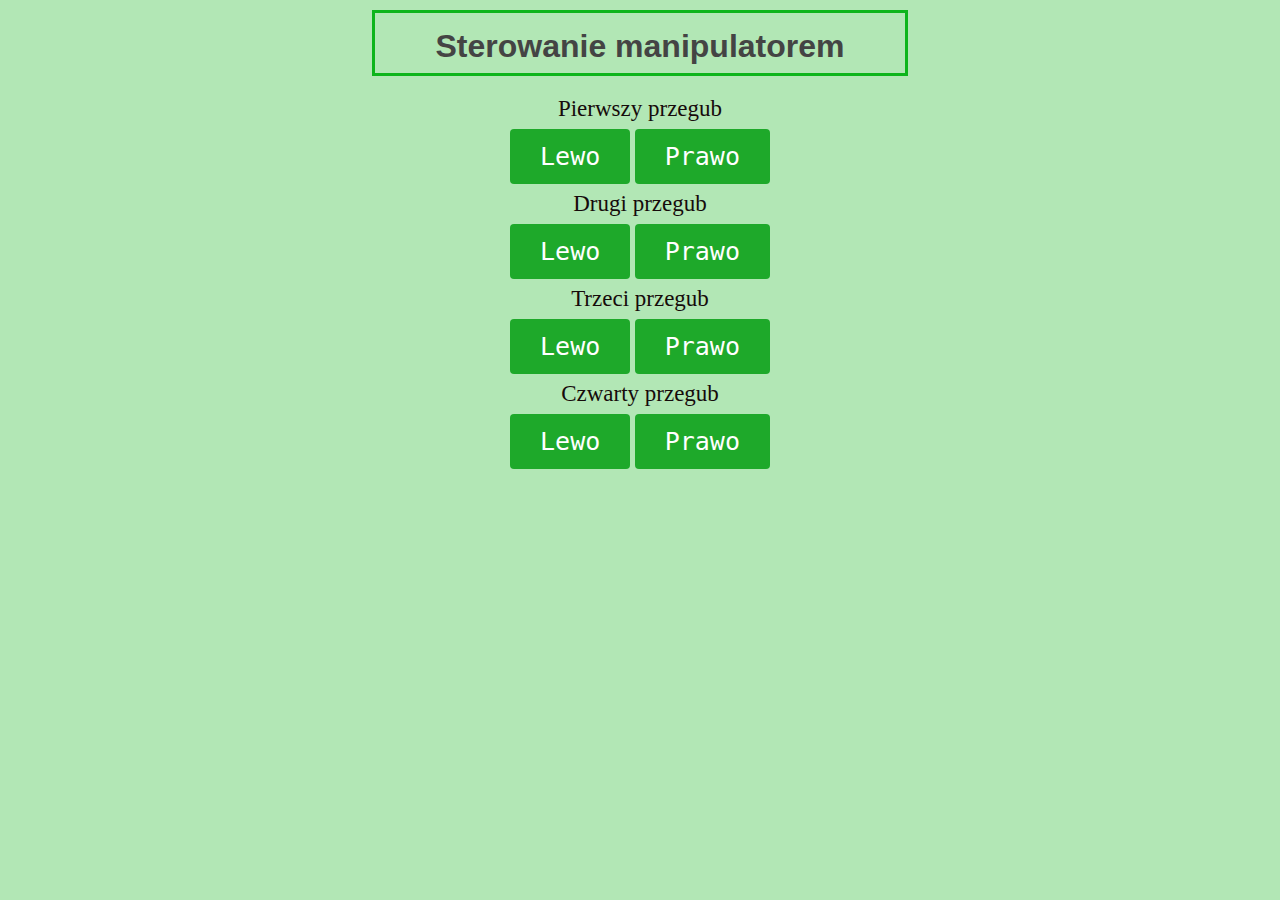
<file: Manipulator_SimplePage/man.html>
<!DOCTYPE html>
 <html>
     <head>
         <meta name="viewport"content="width=device-width, initial-scale=1.0, user-scalable=no">
    <title>MAN CONTROL</title>
    <style>
    html { font-family: Helvetica;
    display: inline-block;
    margin: 0px auto; 
    text-align: center;
    background-color: rgb(178, 231, 181);

    }

     body{
         margin-top: 10px;
        } 
        h1 {
        color: #444444;margin: 50px auto 30px;
        
        }
    h3 {
        color: #444444;margin-bottom: 50px;
    }

    .frame {
  width: 500px;
  height: 20px;
  border: 3px solid rgb(13, 181, 27);
  background: rgb(178, 231, 181);
  margin: auto;
  padding: 15px 15px;
  padding-bottom: 25px;
}

    .button {
        /* display: block; */
        width: 80px;
        background-color: #1ea92a;
        border: none;
        color: white;
        padding: 13px 30px;
        text-decoration: none;
        font-size: 25px;
        font-family:monospace;
        margin: 0px auto 35px;
        cursor: pointer;
        border-radius: 4px;
    }
    .button-pr1 {
        background-color: #4abd18;
    }
    /* .button-on:active {
        background-color: #1b62be;
    } */
    .button-lw1 {
        background-color: #1ea92a;
    }
    /* .button-off:active  {
        background-color: #2c3e50;
    } */
    .button-pr2 {
        background-color: #4abd18;
    }
  
    .button-lw2 {
        background-color: #1ea92a;
    }
    .button-pr3 {
        background-color: #4abd18;
    }
  
    .button-lw3 {
        background-color: #1ea92a;
    }
    .button-pr4 {
        background-color: #4abd18;
    }
  
    .button-lw4 {
        background-color: #1ea92a;
    }


    p {
        font-size: 23px;
        color: rgb(22, 11, 11);
        font-family:cursive;
        margin-bottom: 20px;
        margin-top: 20px;
    }
 
    </style>
 </head>
    <body>
        <h1 class="frame">Sterowanie manipulatorem</h1>
        <p>Pierwszy przegub</p>
        <a class="button button-lw1" href="/lw1\">Lewo</a>
        <!-- <p>LED1 Status: OFF</p> -->
        <a class="button button-pr1\" href="/pr1\">Prawo</a>
        <br>
        <p>Drugi przegub</p>
        <a class="button button-lw2" href="/lw2\">Lewo</a>
        <a class="button button-pr2\" href="/pr2\">Prawo</a>
        <p>Trzeci przegub</p>
        <a class="button button-lw3" href="/lw3\">Lewo</a>
        <a class="button button-pr3\" href="/pr3\">Prawo</a>
        <p>Czwarty przegub</p>
        <a class="button button-lw4" href="/lw4\">Lewo</a>
        <a class="button button-pr4\" href="/pr4\">Prawo</a>
    </body>
</html>
</file>
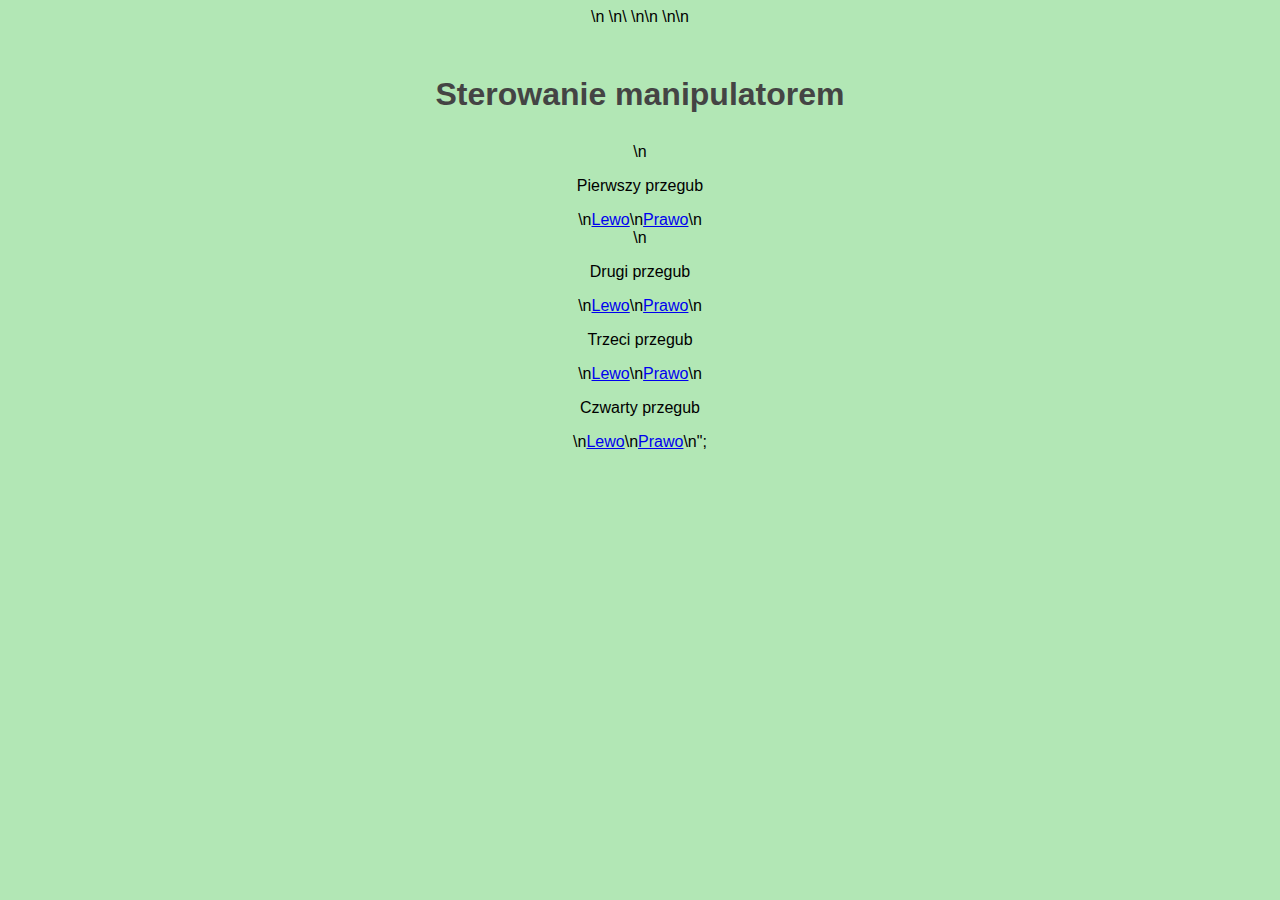
<file: Manipulator_SimplePage/man1.html>
<!DOCTYPE html>
 <html>\n
     <head>
         <meta name=\"viewport\"\
         content=\"width=device-width, initial-scale=1.0, user-scalable=no\">\n\
    <title>MAN CONTROL</title>\n<style>html { font-family: Helvetica;\
    display: inline-block;margin: 0px auto; text-align: center;background-color: rgb(178, 231, 181);}\n\
    body{margin-top: 10px;}  h1 {color: #444444;margin: 50px auto 30px;}\
    h3 {color: #444444;margin-bottom: 50px;}\n.frame {width: 500px;height: 20px;border: 3px solid rgb(13, 181, 27);background: rgb(178, 231, 181);margin: auto;padding: 15px 15px;padding-bottom: 25px;}\n\

    .button {width: 80px;background-color: #1ea92a;border: none;color: white;padding: 13px 30px;text-decoration: none;font-size: 25px;font-family:monospace;margin: 0px auto 35px;cursor: pointer;border-radius: 4px;}\n\
    .button-pr1 {background-color: #4abd18;}\n.button-lw1 {background-color: #1ea92a; }\n.button-pr2 { background-color: #4abd18; }\n .button-lw2 {  background-color: #1ea92a; }\n .button-pr3 {background-color: #4abd18; }\n.button-lw3 { background-color: #1ea92a; }\n
    .button-pr4 { background-color: #4abd18;}\n.button-lw4 { background-color: #1ea92a;}\n p {font-size: 23px;color: rgb(22, 11, 11);font-family:cursive;margin-bottom: 20px; margin-top: 20px;}\n\</style>\n </head>\n<body>\n<h1 class="frame">Sterowanie manipulatorem</h1>\n<p>Pierwszy przegub</p>\n<a class="button button-lw1" href="/lw1\">Lewo</a>\n<a class="button button-pr1\" href="/pr1\">Prawo</a>\n<br>\n<p>Drugi przegub</p>\n<a class="button button-lw2" href="/lw2\">Lewo</a>\n<a class="button button-pr2\" href="/pr2\">Prawo</a>\n<p>Trzeci przegub</p>\n<a class="button button-lw3" href="/lw3\">Lewo</a>\n<a class="button button-pr3\" href="/pr3\">Prawo</a>\n<p>Czwarty przegub</p>\n<a class="button button-lw4" href="/lw4\">Lewo</a>\n<a class="button button-pr4\" href="/pr4\">Prawo</a>\n";
</body>
</html>
</file>
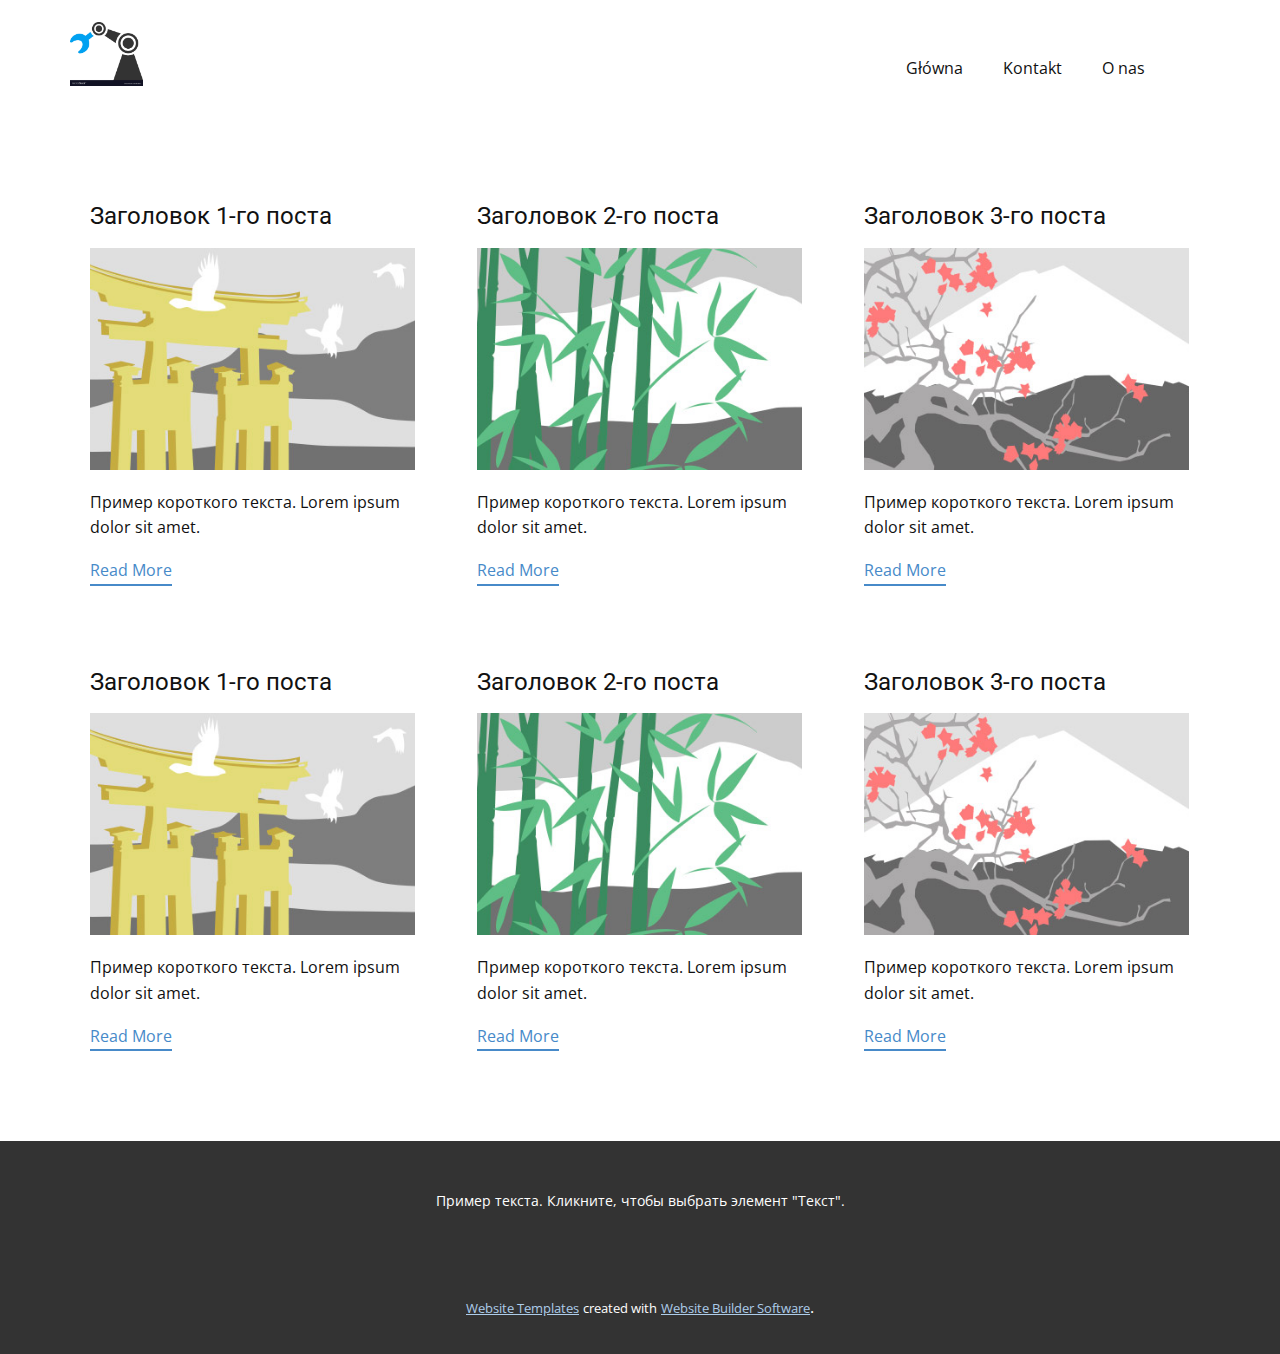
<file: MAN-WEBPAGE4/blog/blog.html>
<html style="font-size: 16px;"><head>
    <meta name="viewport" content="width=device-width, initial-scale=1.0">
    <meta charset="utf-8">
    <meta name="keywords" content="">
    <meta name="description" content="">
    <title>Blog Template</title>
    <link rel="stylesheet" href="../nicepage.css" media="screen">
<link rel="stylesheet" href="../Blog-Template.css" media="screen">
    <script class="u-script" type="text/javascript" src="../jquery.js" defer=""></script>
    <script class="u-script" type="text/javascript" src="../nicepage.js" defer=""></script>
    <meta name="generator" content="Nicepage 4.11.3, nicepage.com">
    <link id="u-theme-google-font" rel="stylesheet" href="https://fonts.googleapis.com/css?family=Roboto:100,100i,300,300i,400,400i,500,500i,700,700i,900,900i|Open+Sans:300,300i,400,400i,500,500i,600,600i,700,700i,800,800i">
    
    
    <script type="application/ld+json">{
		"@context": "http://schema.org",
		"@type": "Organization",
		"name": "",
		"logo": "images/manipulator-icon-vector-6110111.jpeg"
}</script>
    <meta name="theme-color" content="#478ac9">
  </head>
  <body class="u-body u-xl-mode"><header class="u-clearfix u-header" id="sec-62a8"><div class="u-clearfix u-sheet u-sheet-1">
        <a href="https://nicepage.com" class="u-image u-logo u-image-1" data-image-width="1000" data-image-height="878">
          <img src="../images/manipulator-icon-vector-6110111.jpeg" class="u-logo-image u-logo-image-1">
        </a>
        <nav class="u-menu u-menu-dropdown u-offcanvas u-menu-1">
          <div class="menu-collapse" style="font-size: 1rem; letter-spacing: 0px;">
            <a class="u-button-style u-custom-left-right-menu-spacing u-custom-padding-bottom u-custom-top-bottom-menu-spacing u-nav-link u-text-active-palette-1-base u-text-hover-palette-2-base" href="#">
              <svg class="u-svg-link" viewBox="0 0 24 24"><use xmlns:xlink="http://www.w3.org/1999/xlink" xlink:href="#menu-hamburger"></use></svg>
              <svg class="u-svg-content" version="1.1" id="menu-hamburger" viewBox="0 0 16 16" x="0px" y="0px" xmlns:xlink="http://www.w3.org/1999/xlink" xmlns="http://www.w3.org/2000/svg"><g><rect y="1" width="16" height="2"></rect><rect y="7" width="16" height="2"></rect><rect y="13" width="16" height="2"></rect>
</g></svg>
            </a>
          </div>
          <div class="u-custom-menu u-nav-container">
            <ul class="u-nav u-unstyled u-nav-1"><li class="u-nav-item"><a class="u-button-style u-nav-link u-text-active-palette-1-base u-text-hover-palette-2-base" href="../Główna.html" style="padding: 10px 20px;">Główna</a><div class="u-nav-popup"><ul class="u-h-spacing-20 u-nav u-unstyled u-v-spacing-10"><li class="u-nav-item"><a class="u-button-style u-nav-link u-white" href="../FIRST.html">FIRST</a>
</li></ul>
</div>
</li><li class="u-nav-item"><a class="u-button-style u-nav-link u-text-active-palette-1-base u-text-hover-palette-2-base" style="padding: 10px 20px;">Kontakt</a>
</li><li class="u-nav-item"><a class="u-button-style u-nav-link u-text-active-palette-1-base u-text-hover-palette-2-base" href="../O-nas.html" style="padding: 10px 20px;">O nas</a>
</li></ul>
          </div>
          <div class="u-custom-menu u-nav-container-collapse">
            <div class="u-black u-container-style u-inner-container-layout u-opacity u-opacity-95 u-sidenav">
              <div class="u-inner-container-layout u-sidenav-overflow">
                <div class="u-menu-close"></div>
                <ul class="u-align-center u-nav u-popupmenu-items u-unstyled u-nav-3"><li class="u-nav-item"><a class="u-button-style u-nav-link" href="../Główna.html">Główna</a><div class="u-nav-popup"><ul class="u-h-spacing-20 u-nav u-unstyled u-v-spacing-10"><li class="u-nav-item"><a class="u-button-style u-nav-link" href="../FIRST.html">FIRST</a>
</li></ul>
</div>
</li><li class="u-nav-item"><a class="u-button-style u-nav-link">Kontakt</a>
</li><li class="u-nav-item"><a class="u-button-style u-nav-link" href="../O-nas.html">O nas</a>
</li></ul>
              </div>
            </div>
            <div class="u-black u-menu-overlay u-opacity u-opacity-70"></div>
          </div>
        </nav>
      </div></header>
    <section class="u-clearfix u-section-1" id="sec-7f6f">
      <div class="u-clearfix u-sheet u-valign-middle u-sheet-1"><!--blog--><!--blog_options_json--><!--{"type":"Recent","source":"","tags":"","count":""}--><!--/blog_options_json-->
        <div class="u-blog u-expanded-width u-repeater u-repeater-1"><!--blog_post-->
          <div class="u-blog-post u-container-style u-repeater-item u-white u-repeater-item-1">
            <div class="u-container-layout u-similar-container u-valign-top u-container-layout-1"><!--blog_post_header-->
              <h4 class="u-blog-control u-text u-text-1">
                <a class="u-post-header-link" href="../blog/пост-5.html"><!--blog_post_header_content-->Заголовок 1-го поста<!--/blog_post_header_content--></a>
              </h4><!--/blog_post_header--><!--blog_post_image-->
              <a class="u-post-header-link" href="../blog/пост-5.html"><img alt="" class="u-blog-control u-expanded-width u-image u-image-default u-image-1" src="[data-uri]"></a><!--/blog_post_image--><!--blog_post_content-->
              <div class="u-blog-control u-post-content u-text u-text-2 fr-view">Пример короткого текста. Lorem ipsum dolor sit amet.</div><!--/blog_post_content--><!--blog_post_readmore-->
              <a href="../blog/пост-5.html" class="u-blog-control u-border-2 u-border-palette-1-base u-btn u-btn-rectangle u-button-style u-none u-btn-1"><!--blog_post_readmore_content--><!--options_json--><!--{"content":"Read More","defaultValue":"Читать дальше"}--><!--/options_json-->Read More<!--/blog_post_readmore_content--></a><!--/blog_post_readmore-->
            </div>
          </div><div class="u-blog-post u-container-style u-repeater-item u-video-cover u-white">
            <div class="u-container-layout u-similar-container u-valign-top u-container-layout-2"><!--blog_post_header-->
              <h4 class="u-blog-control u-text u-text-3">
                <a class="u-post-header-link" href="../blog/пост-4.html"><!--blog_post_header_content-->Заголовок 2-го поста<!--/blog_post_header_content--></a>
              </h4><!--/blog_post_header--><!--blog_post_image-->
              <a class="u-post-header-link" href="../blog/пост-4.html"><img alt="" class="u-blog-control u-expanded-width u-image u-image-default u-image-2" src="[data-uri]"></a><!--/blog_post_image--><!--blog_post_content-->
              <div class="u-blog-control u-post-content u-text u-text-4 fr-view">Пример короткого текста. Lorem ipsum dolor sit amet.</div><!--/blog_post_content--><!--blog_post_readmore-->
              <a href="../blog/пост-4.html" class="u-blog-control u-border-2 u-border-palette-1-base u-btn u-btn-rectangle u-button-style u-none u-btn-2"><!--blog_post_readmore_content--><!--options_json--><!--{"content":"Read More","defaultValue":"Читать дальше"}--><!--/options_json-->Read More<!--/blog_post_readmore_content--></a><!--/blog_post_readmore-->
            </div>
          </div><div class="u-blog-post u-container-style u-repeater-item u-video-cover u-white">
            <div class="u-container-layout u-similar-container u-valign-top u-container-layout-3"><!--blog_post_header-->
              <h4 class="u-blog-control u-text u-text-5">
                <a class="u-post-header-link" href="../blog/пост-3.html"><!--blog_post_header_content-->Заголовок 3-го поста<!--/blog_post_header_content--></a>
              </h4><!--/blog_post_header--><!--blog_post_image-->
              <a class="u-post-header-link" href="../blog/пост-3.html"><img alt="" class="u-blog-control u-expanded-width u-image u-image-default u-image-3" src="[data-uri]"></a><!--/blog_post_image--><!--blog_post_content-->
              <div class="u-blog-control u-post-content u-text u-text-6 fr-view">Пример короткого текста. Lorem ipsum dolor sit amet.</div><!--/blog_post_content--><!--blog_post_readmore-->
              <a href="../blog/пост-3.html" class="u-blog-control u-border-2 u-border-palette-1-base u-btn u-btn-rectangle u-button-style u-none u-btn-3"><!--blog_post_readmore_content--><!--options_json--><!--{"content":"Read More","defaultValue":"Читать дальше"}--><!--/options_json-->Read More<!--/blog_post_readmore_content--></a><!--/blog_post_readmore-->
            </div>
          </div><div class="u-blog-post u-container-style u-repeater-item u-white u-repeater-item-1">
            <div class="u-container-layout u-similar-container u-valign-top u-container-layout-1"><!--blog_post_header-->
              <h4 class="u-blog-control u-text u-text-1">
                <a class="u-post-header-link" href="../blog/пост-2.html"><!--blog_post_header_content-->Заголовок 1-го поста<!--/blog_post_header_content--></a>
              </h4><!--/blog_post_header--><!--blog_post_image-->
              <a class="u-post-header-link" href="../blog/пост-2.html"><img alt="" class="u-blog-control u-expanded-width u-image u-image-default u-image-1" src="[data-uri]"></a><!--/blog_post_image--><!--blog_post_content-->
              <div class="u-blog-control u-post-content u-text u-text-2 fr-view">Пример короткого текста. Lorem ipsum dolor sit amet.</div><!--/blog_post_content--><!--blog_post_readmore-->
              <a href="../blog/пост-2.html" class="u-blog-control u-border-2 u-border-palette-1-base u-btn u-btn-rectangle u-button-style u-none u-btn-1"><!--blog_post_readmore_content--><!--options_json--><!--{"content":"Read More","defaultValue":"Читать дальше"}--><!--/options_json-->Read More<!--/blog_post_readmore_content--></a><!--/blog_post_readmore-->
            </div>
          </div><div class="u-blog-post u-container-style u-repeater-item u-video-cover u-white">
            <div class="u-container-layout u-similar-container u-valign-top u-container-layout-2"><!--blog_post_header-->
              <h4 class="u-blog-control u-text u-text-3">
                <a class="u-post-header-link" href="../blog/пост-1.html"><!--blog_post_header_content-->Заголовок 2-го поста<!--/blog_post_header_content--></a>
              </h4><!--/blog_post_header--><!--blog_post_image-->
              <a class="u-post-header-link" href="../blog/пост-1.html"><img alt="" class="u-blog-control u-expanded-width u-image u-image-default u-image-2" src="[data-uri]"></a><!--/blog_post_image--><!--blog_post_content-->
              <div class="u-blog-control u-post-content u-text u-text-4 fr-view">Пример короткого текста. Lorem ipsum dolor sit amet.</div><!--/blog_post_content--><!--blog_post_readmore-->
              <a href="../blog/пост-1.html" class="u-blog-control u-border-2 u-border-palette-1-base u-btn u-btn-rectangle u-button-style u-none u-btn-2"><!--blog_post_readmore_content--><!--options_json--><!--{"content":"Read More","defaultValue":"Читать дальше"}--><!--/options_json-->Read More<!--/blog_post_readmore_content--></a><!--/blog_post_readmore-->
            </div>
          </div><div class="u-blog-post u-container-style u-repeater-item u-video-cover u-white">
            <div class="u-container-layout u-similar-container u-valign-top u-container-layout-3"><!--blog_post_header-->
              <h4 class="u-blog-control u-text u-text-5">
                <a class="u-post-header-link" href="../blog/пост.html"><!--blog_post_header_content-->Заголовок 3-го поста<!--/blog_post_header_content--></a>
              </h4><!--/blog_post_header--><!--blog_post_image-->
              <a class="u-post-header-link" href="../blog/пост.html"><img alt="" class="u-blog-control u-expanded-width u-image u-image-default u-image-3" src="[data-uri]"></a><!--/blog_post_image--><!--blog_post_content-->
              <div class="u-blog-control u-post-content u-text u-text-6 fr-view">Пример короткого текста. Lorem ipsum dolor sit amet.</div><!--/blog_post_content--><!--blog_post_readmore-->
              <a href="../blog/пост.html" class="u-blog-control u-border-2 u-border-palette-1-base u-btn u-btn-rectangle u-button-style u-none u-btn-3"><!--blog_post_readmore_content--><!--options_json--><!--{"content":"Read More","defaultValue":"Читать дальше"}--><!--/options_json-->Read More<!--/blog_post_readmore_content--></a><!--/blog_post_readmore-->
            </div>
          </div><!--/blog_post--><!--blog_post-->
          <!--/blog_post--><!--blog_post-->
          <!--/blog_post-->
        </div><!--/blog-->
      </div>
    </section>
    
    
    <footer class="u-align-center u-clearfix u-footer u-grey-80 u-footer" id="sec-89a7"><div class="u-clearfix u-sheet u-sheet-1">
        <p class="u-small-text u-text u-text-variant u-text-1">Пример текста. Кликните, чтобы выбрать элемент "Текст".</p>
      </div></footer>
    <section class="u-backlink u-clearfix u-grey-80">
      <a class="u-link" href="https://nicepage.com/website-templates" target="_blank">
        <span>Website Templates</span>
      </a>
      <p class="u-text">
        <span>created with</span>
      </p>
      <a class="u-link" href="" target="_blank">
        <span>Website Builder Software</span>
      </a>. 
    </section>
  
</body></html>
</file>
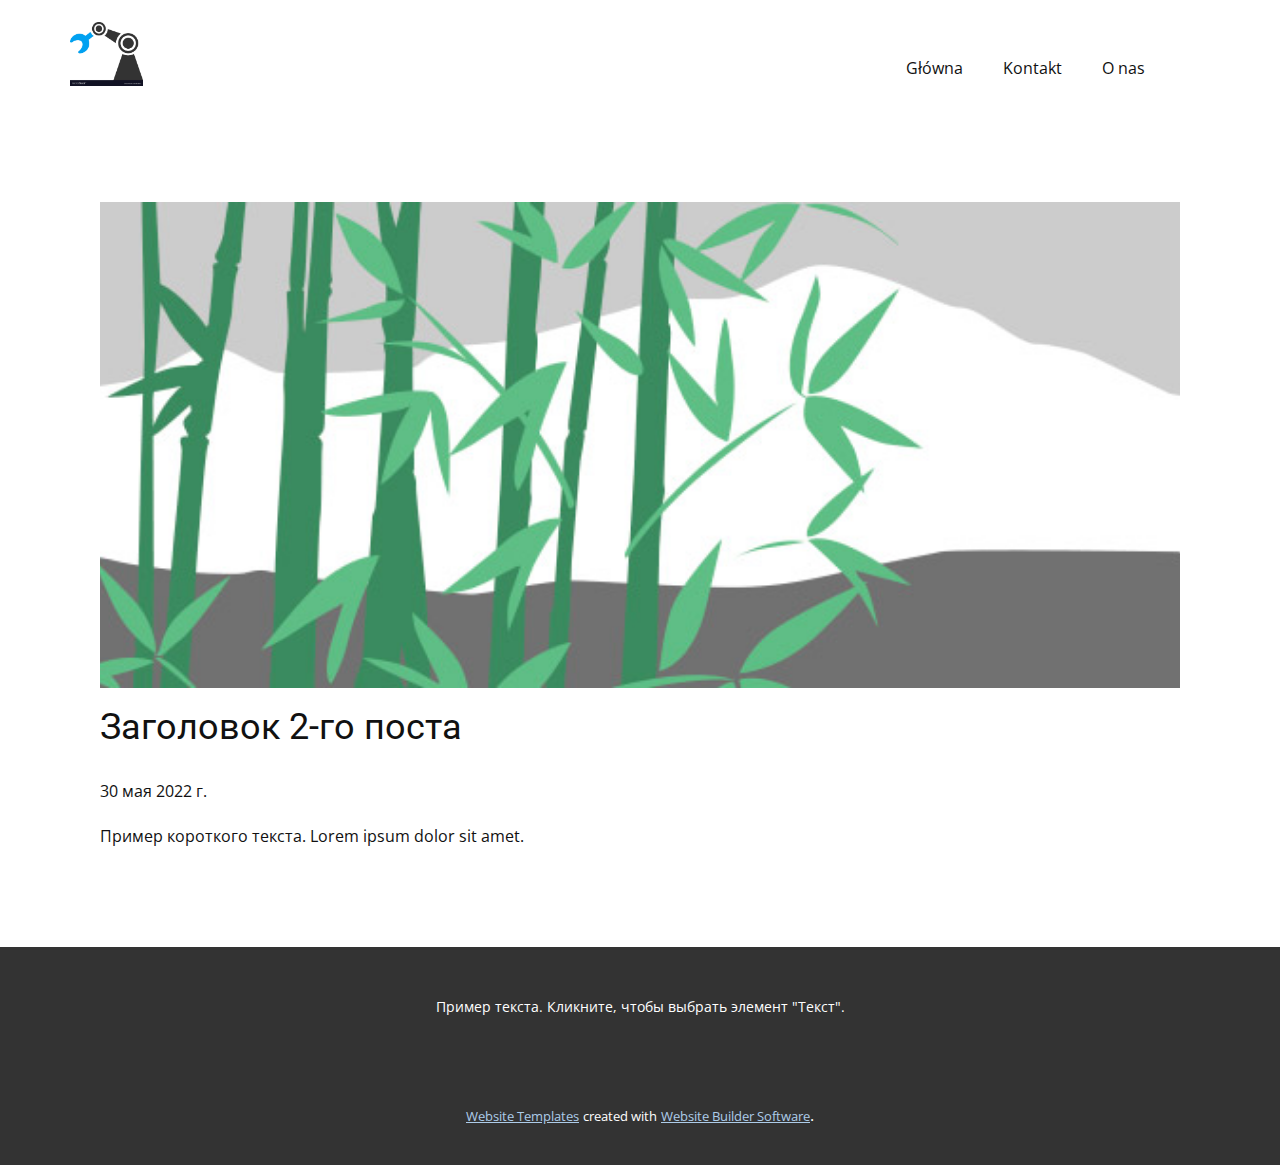
<file: MAN-WEBPAGE4/blog/пост-1.html>
<!doctype html>
<html style="font-size: 16px;"><head>
    <meta name="viewport" content="width=device-width, initial-scale=1.0">
    <meta charset="utf-8">
    <meta name="keywords" content="Заголовок 1-го поста">
    <meta name="description" content="">
    <title>Заголовок 2-го поста</title>
    <link rel="stylesheet" href="../nicepage.css" media="screen">
<link rel="stylesheet" href="../Post-Template.css" media="screen">
    <script class="u-script" type="text/javascript" src="../jquery.js" defer=""></script>
    <script class="u-script" type="text/javascript" src="../nicepage.js" defer=""></script>
    <meta name="generator" content="Nicepage 4.11.3, nicepage.com">
    <link id="u-theme-google-font" rel="stylesheet" href="https://fonts.googleapis.com/css?family=Roboto:100,100i,300,300i,400,400i,500,500i,700,700i,900,900i|Open+Sans:300,300i,400,400i,500,500i,600,600i,700,700i,800,800i">
    
    
    <script type="application/ld+json">{
		"@context": "http://schema.org",
		"@type": "Organization",
		"name": "",
		"logo": "images/manipulator-icon-vector-6110111.jpeg"
}</script>
    <meta name="theme-color" content="#478ac9">
  </head>
  <body class="u-body u-xl-mode"><header class="u-clearfix u-header" id="sec-62a8"><div class="u-clearfix u-sheet u-sheet-1">
        <a href="https://nicepage.com" class="u-image u-logo u-image-1" data-image-width="1000" data-image-height="878">
          <img src="../images/manipulator-icon-vector-6110111.jpeg" class="u-logo-image u-logo-image-1">
        </a>
        <nav class="u-menu u-menu-dropdown u-offcanvas u-menu-1">
          <div class="menu-collapse" style="font-size: 1rem; letter-spacing: 0px;">
            <a class="u-button-style u-custom-left-right-menu-spacing u-custom-padding-bottom u-custom-top-bottom-menu-spacing u-nav-link u-text-active-palette-1-base u-text-hover-palette-2-base" href="#">
              <svg class="u-svg-link" viewBox="0 0 24 24"><use xmlns:xlink="http://www.w3.org/1999/xlink" xlink:href="#menu-hamburger"></use></svg>
              <svg class="u-svg-content" version="1.1" id="menu-hamburger" viewBox="0 0 16 16" x="0px" y="0px" xmlns:xlink="http://www.w3.org/1999/xlink" xmlns="http://www.w3.org/2000/svg"><g><rect y="1" width="16" height="2"></rect><rect y="7" width="16" height="2"></rect><rect y="13" width="16" height="2"></rect>
</g></svg>
            </a>
          </div>
          <div class="u-custom-menu u-nav-container">
            <ul class="u-nav u-unstyled u-nav-1"><li class="u-nav-item"><a class="u-button-style u-nav-link u-text-active-palette-1-base u-text-hover-palette-2-base" href="../Główna.html" style="padding: 10px 20px;">Główna</a><div class="u-nav-popup"><ul class="u-h-spacing-20 u-nav u-unstyled u-v-spacing-10"><li class="u-nav-item"><a class="u-button-style u-nav-link u-white" href="../FIRST.html">FIRST</a>
</li></ul>
</div>
</li><li class="u-nav-item"><a class="u-button-style u-nav-link u-text-active-palette-1-base u-text-hover-palette-2-base" style="padding: 10px 20px;">Kontakt</a>
</li><li class="u-nav-item"><a class="u-button-style u-nav-link u-text-active-palette-1-base u-text-hover-palette-2-base" href="../O-nas.html" style="padding: 10px 20px;">O nas</a>
</li></ul>
          </div>
          <div class="u-custom-menu u-nav-container-collapse">
            <div class="u-black u-container-style u-inner-container-layout u-opacity u-opacity-95 u-sidenav">
              <div class="u-inner-container-layout u-sidenav-overflow">
                <div class="u-menu-close"></div>
                <ul class="u-align-center u-nav u-popupmenu-items u-unstyled u-nav-3"><li class="u-nav-item"><a class="u-button-style u-nav-link" href="../Główna.html">Główna</a><div class="u-nav-popup"><ul class="u-h-spacing-20 u-nav u-unstyled u-v-spacing-10"><li class="u-nav-item"><a class="u-button-style u-nav-link" href="../FIRST.html">FIRST</a>
</li></ul>
</div>
</li><li class="u-nav-item"><a class="u-button-style u-nav-link">Kontakt</a>
</li><li class="u-nav-item"><a class="u-button-style u-nav-link" href="../O-nas.html">O nas</a>
</li></ul>
              </div>
            </div>
            <div class="u-black u-menu-overlay u-opacity u-opacity-70"></div>
          </div>
        </nav>
      </div></header>
    <section class="u-align-center u-clearfix u-section-1" id="sec-a986">
      <div class="u-clearfix u-sheet u-valign-middle-md u-valign-middle-sm u-valign-middle-xs u-sheet-1"><!--post_details--><!--post_details_options_json--><!--{"source":""}--><!--/post_details_options_json--><!--blog_post-->
        <div class="u-container-style u-expanded-width u-post-details u-post-details-1">
          <div class="u-container-layout u-valign-middle u-container-layout-1"><!--blog_post_image-->
            <img alt="" class="u-blog-control u-expanded-width u-image u-image-default u-image-1" src="[data-uri]"><!--/blog_post_image--><!--blog_post_header-->
            <h2 class="u-blog-control u-text u-text-1">Заголовок 2-го поста</h2><!--/blog_post_header--><!--blog_post_metadata-->
            <div class="u-blog-control u-metadata u-metadata-1"><!--blog_post_metadata_date-->
              <span class="u-meta-date u-meta-icon">30 мая 2022 г.</span><!--/blog_post_metadata_date--><!--blog_post_metadata_category-->
              <!--/blog_post_metadata_category--><!--blog_post_metadata_comments-->
              <!--/blog_post_metadata_comments-->
            </div><!--/blog_post_metadata--><!--blog_post_content-->
            <div class="u-align-justify u-blog-control u-post-content u-text u-text-2 fr-view">
  Пример короткого текста. Lorem ipsum dolor sit amet.
  </div><!--/blog_post_content-->
          </div>
        </div><!--/blog_post--><!--/post_details-->
      </div>
    </section>
    
    
    <footer class="u-align-center u-clearfix u-footer u-grey-80 u-footer" id="sec-89a7"><div class="u-clearfix u-sheet u-sheet-1">
        <p class="u-small-text u-text u-text-variant u-text-1">Пример текста. Кликните, чтобы выбрать элемент "Текст".</p>
      </div></footer>
    <section class="u-backlink u-clearfix u-grey-80">
      <a class="u-link" href="https://nicepage.com/website-templates" target="_blank">
        <span>Website Templates</span>
      </a>
      <p class="u-text">
        <span>created with</span>
      </p>
      <a class="u-link" href="" target="_blank">
        <span>Website Builder Software</span>
      </a>. 
    </section>
  
</body></html>
</file>
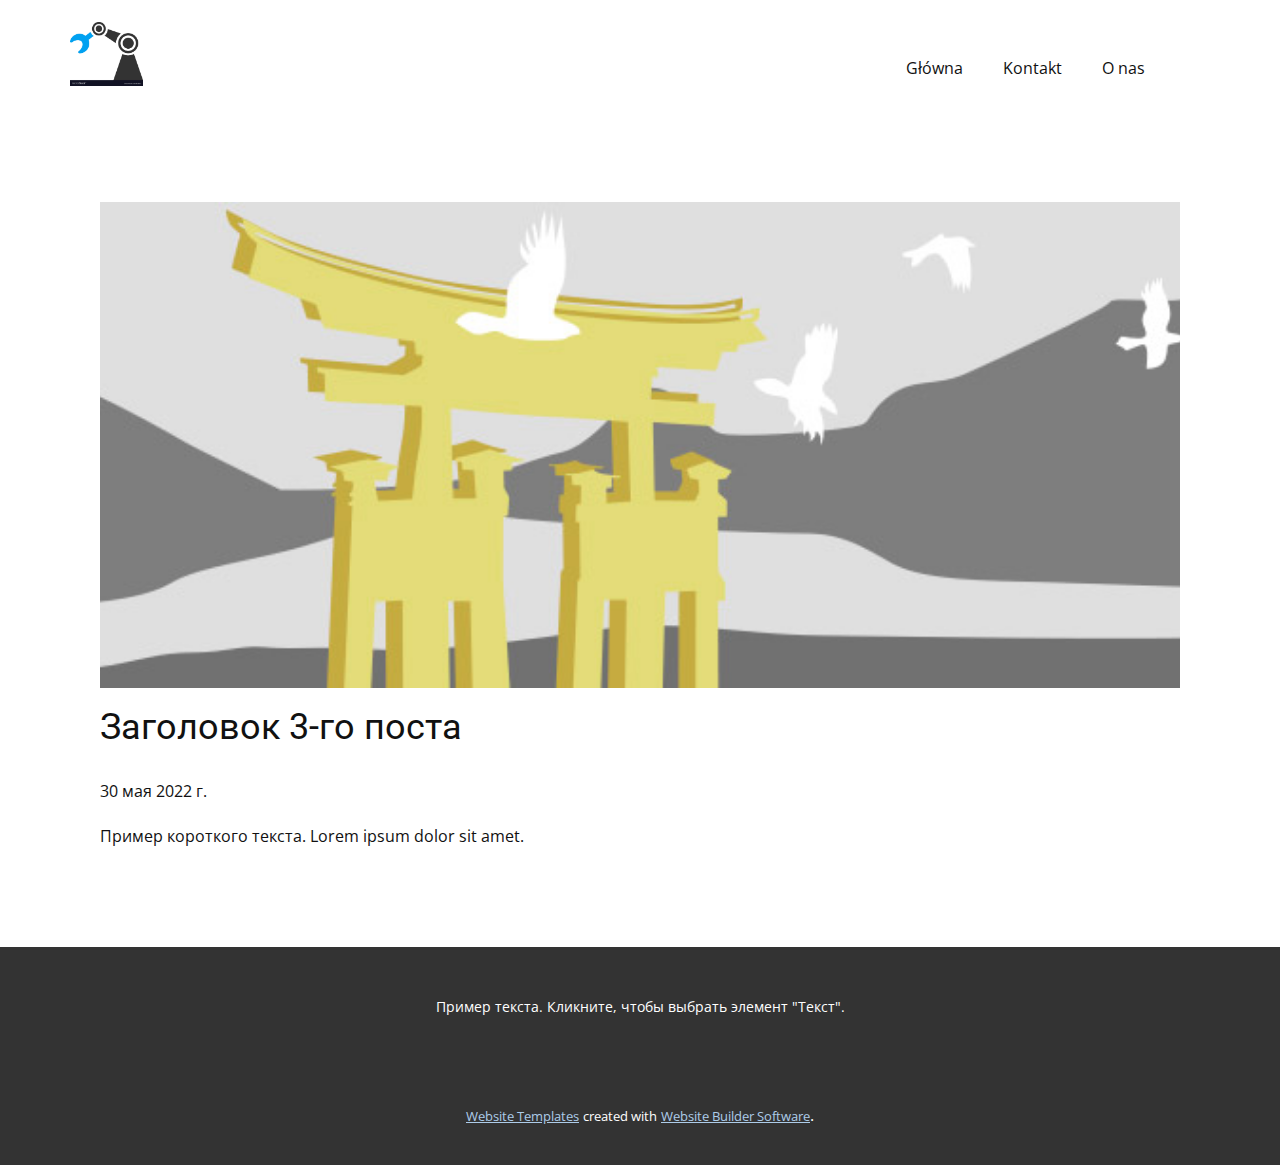
<file: MAN-WEBPAGE4/blog/пост-2.html>
<!doctype html>
<html style="font-size: 16px;"><head>
    <meta name="viewport" content="width=device-width, initial-scale=1.0">
    <meta charset="utf-8">
    <meta name="keywords" content="Заголовок 1-го поста">
    <meta name="description" content="">
    <title>Заголовок 3-го поста</title>
    <link rel="stylesheet" href="../nicepage.css" media="screen">
<link rel="stylesheet" href="../Post-Template.css" media="screen">
    <script class="u-script" type="text/javascript" src="../jquery.js" defer=""></script>
    <script class="u-script" type="text/javascript" src="../nicepage.js" defer=""></script>
    <meta name="generator" content="Nicepage 4.11.3, nicepage.com">
    <link id="u-theme-google-font" rel="stylesheet" href="https://fonts.googleapis.com/css?family=Roboto:100,100i,300,300i,400,400i,500,500i,700,700i,900,900i|Open+Sans:300,300i,400,400i,500,500i,600,600i,700,700i,800,800i">
    
    
    <script type="application/ld+json">{
		"@context": "http://schema.org",
		"@type": "Organization",
		"name": "",
		"logo": "images/manipulator-icon-vector-6110111.jpeg"
}</script>
    <meta name="theme-color" content="#478ac9">
  </head>
  <body class="u-body u-xl-mode"><header class="u-clearfix u-header" id="sec-62a8"><div class="u-clearfix u-sheet u-sheet-1">
        <a href="https://nicepage.com" class="u-image u-logo u-image-1" data-image-width="1000" data-image-height="878">
          <img src="../images/manipulator-icon-vector-6110111.jpeg" class="u-logo-image u-logo-image-1">
        </a>
        <nav class="u-menu u-menu-dropdown u-offcanvas u-menu-1">
          <div class="menu-collapse" style="font-size: 1rem; letter-spacing: 0px;">
            <a class="u-button-style u-custom-left-right-menu-spacing u-custom-padding-bottom u-custom-top-bottom-menu-spacing u-nav-link u-text-active-palette-1-base u-text-hover-palette-2-base" href="#">
              <svg class="u-svg-link" viewBox="0 0 24 24"><use xmlns:xlink="http://www.w3.org/1999/xlink" xlink:href="#menu-hamburger"></use></svg>
              <svg class="u-svg-content" version="1.1" id="menu-hamburger" viewBox="0 0 16 16" x="0px" y="0px" xmlns:xlink="http://www.w3.org/1999/xlink" xmlns="http://www.w3.org/2000/svg"><g><rect y="1" width="16" height="2"></rect><rect y="7" width="16" height="2"></rect><rect y="13" width="16" height="2"></rect>
</g></svg>
            </a>
          </div>
          <div class="u-custom-menu u-nav-container">
            <ul class="u-nav u-unstyled u-nav-1"><li class="u-nav-item"><a class="u-button-style u-nav-link u-text-active-palette-1-base u-text-hover-palette-2-base" href="../Główna.html" style="padding: 10px 20px;">Główna</a><div class="u-nav-popup"><ul class="u-h-spacing-20 u-nav u-unstyled u-v-spacing-10"><li class="u-nav-item"><a class="u-button-style u-nav-link u-white" href="../FIRST.html">FIRST</a>
</li></ul>
</div>
</li><li class="u-nav-item"><a class="u-button-style u-nav-link u-text-active-palette-1-base u-text-hover-palette-2-base" style="padding: 10px 20px;">Kontakt</a>
</li><li class="u-nav-item"><a class="u-button-style u-nav-link u-text-active-palette-1-base u-text-hover-palette-2-base" href="../O-nas.html" style="padding: 10px 20px;">O nas</a>
</li></ul>
          </div>
          <div class="u-custom-menu u-nav-container-collapse">
            <div class="u-black u-container-style u-inner-container-layout u-opacity u-opacity-95 u-sidenav">
              <div class="u-inner-container-layout u-sidenav-overflow">
                <div class="u-menu-close"></div>
                <ul class="u-align-center u-nav u-popupmenu-items u-unstyled u-nav-3"><li class="u-nav-item"><a class="u-button-style u-nav-link" href="../Główna.html">Główna</a><div class="u-nav-popup"><ul class="u-h-spacing-20 u-nav u-unstyled u-v-spacing-10"><li class="u-nav-item"><a class="u-button-style u-nav-link" href="../FIRST.html">FIRST</a>
</li></ul>
</div>
</li><li class="u-nav-item"><a class="u-button-style u-nav-link">Kontakt</a>
</li><li class="u-nav-item"><a class="u-button-style u-nav-link" href="../O-nas.html">O nas</a>
</li></ul>
              </div>
            </div>
            <div class="u-black u-menu-overlay u-opacity u-opacity-70"></div>
          </div>
        </nav>
      </div></header>
    <section class="u-align-center u-clearfix u-section-1" id="sec-a986">
      <div class="u-clearfix u-sheet u-valign-middle-md u-valign-middle-sm u-valign-middle-xs u-sheet-1"><!--post_details--><!--post_details_options_json--><!--{"source":""}--><!--/post_details_options_json--><!--blog_post-->
        <div class="u-container-style u-expanded-width u-post-details u-post-details-1">
          <div class="u-container-layout u-valign-middle u-container-layout-1"><!--blog_post_image-->
            <img alt="" class="u-blog-control u-expanded-width u-image u-image-default u-image-1" src="[data-uri]"><!--/blog_post_image--><!--blog_post_header-->
            <h2 class="u-blog-control u-text u-text-1">Заголовок 3-го поста</h2><!--/blog_post_header--><!--blog_post_metadata-->
            <div class="u-blog-control u-metadata u-metadata-1"><!--blog_post_metadata_date-->
              <span class="u-meta-date u-meta-icon">30 мая 2022 г.</span><!--/blog_post_metadata_date--><!--blog_post_metadata_category-->
              <!--/blog_post_metadata_category--><!--blog_post_metadata_comments-->
              <!--/blog_post_metadata_comments-->
            </div><!--/blog_post_metadata--><!--blog_post_content-->
            <div class="u-align-justify u-blog-control u-post-content u-text u-text-2 fr-view">
  Пример короткого текста. Lorem ipsum dolor sit amet.
  </div><!--/blog_post_content-->
          </div>
        </div><!--/blog_post--><!--/post_details-->
      </div>
    </section>
    
    
    <footer class="u-align-center u-clearfix u-footer u-grey-80 u-footer" id="sec-89a7"><div class="u-clearfix u-sheet u-sheet-1">
        <p class="u-small-text u-text u-text-variant u-text-1">Пример текста. Кликните, чтобы выбрать элемент "Текст".</p>
      </div></footer>
    <section class="u-backlink u-clearfix u-grey-80">
      <a class="u-link" href="https://nicepage.com/website-templates" target="_blank">
        <span>Website Templates</span>
      </a>
      <p class="u-text">
        <span>created with</span>
      </p>
      <a class="u-link" href="" target="_blank">
        <span>Website Builder Software</span>
      </a>. 
    </section>
  
</body></html>
</file>
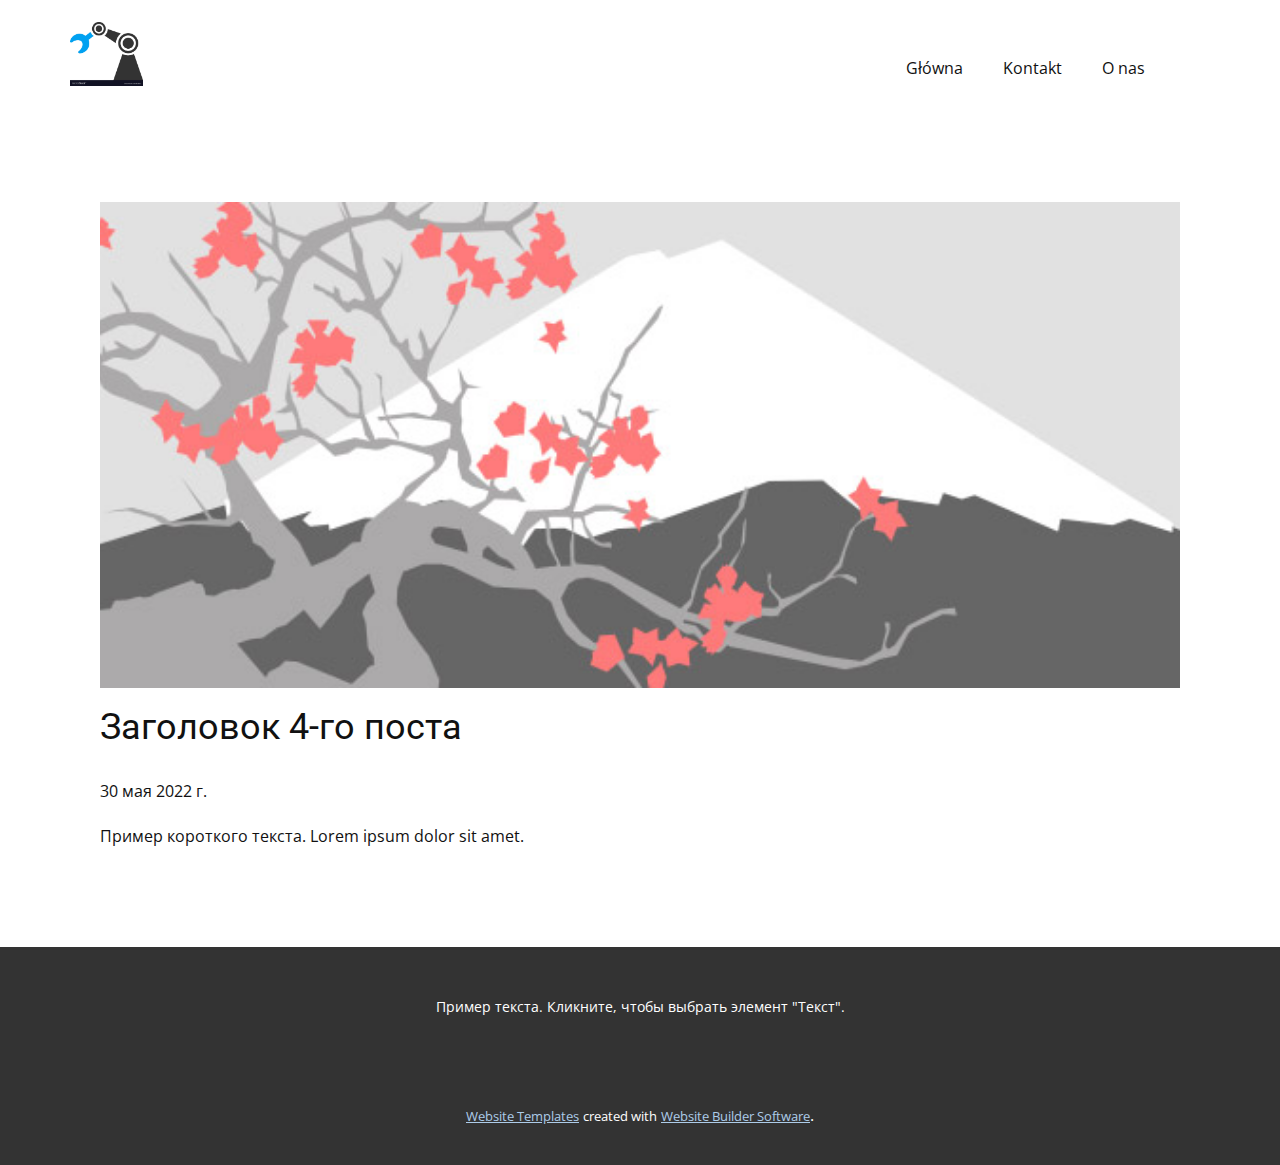
<file: MAN-WEBPAGE4/blog/пост-3.html>
<!doctype html>
<html style="font-size: 16px;"><head>
    <meta name="viewport" content="width=device-width, initial-scale=1.0">
    <meta charset="utf-8">
    <meta name="keywords" content="Заголовок 1-го поста">
    <meta name="description" content="">
    <title>Заголовок 4-го поста</title>
    <link rel="stylesheet" href="../nicepage.css" media="screen">
<link rel="stylesheet" href="../Post-Template.css" media="screen">
    <script class="u-script" type="text/javascript" src="../jquery.js" defer=""></script>
    <script class="u-script" type="text/javascript" src="../nicepage.js" defer=""></script>
    <meta name="generator" content="Nicepage 4.11.3, nicepage.com">
    <link id="u-theme-google-font" rel="stylesheet" href="https://fonts.googleapis.com/css?family=Roboto:100,100i,300,300i,400,400i,500,500i,700,700i,900,900i|Open+Sans:300,300i,400,400i,500,500i,600,600i,700,700i,800,800i">
    
    
    <script type="application/ld+json">{
		"@context": "http://schema.org",
		"@type": "Organization",
		"name": "",
		"logo": "images/manipulator-icon-vector-6110111.jpeg"
}</script>
    <meta name="theme-color" content="#478ac9">
  </head>
  <body class="u-body u-xl-mode"><header class="u-clearfix u-header" id="sec-62a8"><div class="u-clearfix u-sheet u-sheet-1">
        <a href="https://nicepage.com" class="u-image u-logo u-image-1" data-image-width="1000" data-image-height="878">
          <img src="../images/manipulator-icon-vector-6110111.jpeg" class="u-logo-image u-logo-image-1">
        </a>
        <nav class="u-menu u-menu-dropdown u-offcanvas u-menu-1">
          <div class="menu-collapse" style="font-size: 1rem; letter-spacing: 0px;">
            <a class="u-button-style u-custom-left-right-menu-spacing u-custom-padding-bottom u-custom-top-bottom-menu-spacing u-nav-link u-text-active-palette-1-base u-text-hover-palette-2-base" href="#">
              <svg class="u-svg-link" viewBox="0 0 24 24"><use xmlns:xlink="http://www.w3.org/1999/xlink" xlink:href="#menu-hamburger"></use></svg>
              <svg class="u-svg-content" version="1.1" id="menu-hamburger" viewBox="0 0 16 16" x="0px" y="0px" xmlns:xlink="http://www.w3.org/1999/xlink" xmlns="http://www.w3.org/2000/svg"><g><rect y="1" width="16" height="2"></rect><rect y="7" width="16" height="2"></rect><rect y="13" width="16" height="2"></rect>
</g></svg>
            </a>
          </div>
          <div class="u-custom-menu u-nav-container">
            <ul class="u-nav u-unstyled u-nav-1"><li class="u-nav-item"><a class="u-button-style u-nav-link u-text-active-palette-1-base u-text-hover-palette-2-base" href="../Główna.html" style="padding: 10px 20px;">Główna</a><div class="u-nav-popup"><ul class="u-h-spacing-20 u-nav u-unstyled u-v-spacing-10"><li class="u-nav-item"><a class="u-button-style u-nav-link u-white" href="../FIRST.html">FIRST</a>
</li></ul>
</div>
</li><li class="u-nav-item"><a class="u-button-style u-nav-link u-text-active-palette-1-base u-text-hover-palette-2-base" style="padding: 10px 20px;">Kontakt</a>
</li><li class="u-nav-item"><a class="u-button-style u-nav-link u-text-active-palette-1-base u-text-hover-palette-2-base" href="../O-nas.html" style="padding: 10px 20px;">O nas</a>
</li></ul>
          </div>
          <div class="u-custom-menu u-nav-container-collapse">
            <div class="u-black u-container-style u-inner-container-layout u-opacity u-opacity-95 u-sidenav">
              <div class="u-inner-container-layout u-sidenav-overflow">
                <div class="u-menu-close"></div>
                <ul class="u-align-center u-nav u-popupmenu-items u-unstyled u-nav-3"><li class="u-nav-item"><a class="u-button-style u-nav-link" href="../Główna.html">Główna</a><div class="u-nav-popup"><ul class="u-h-spacing-20 u-nav u-unstyled u-v-spacing-10"><li class="u-nav-item"><a class="u-button-style u-nav-link" href="../FIRST.html">FIRST</a>
</li></ul>
</div>
</li><li class="u-nav-item"><a class="u-button-style u-nav-link">Kontakt</a>
</li><li class="u-nav-item"><a class="u-button-style u-nav-link" href="../O-nas.html">O nas</a>
</li></ul>
              </div>
            </div>
            <div class="u-black u-menu-overlay u-opacity u-opacity-70"></div>
          </div>
        </nav>
      </div></header>
    <section class="u-align-center u-clearfix u-section-1" id="sec-a986">
      <div class="u-clearfix u-sheet u-valign-middle-md u-valign-middle-sm u-valign-middle-xs u-sheet-1"><!--post_details--><!--post_details_options_json--><!--{"source":""}--><!--/post_details_options_json--><!--blog_post-->
        <div class="u-container-style u-expanded-width u-post-details u-post-details-1">
          <div class="u-container-layout u-valign-middle u-container-layout-1"><!--blog_post_image-->
            <img alt="" class="u-blog-control u-expanded-width u-image u-image-default u-image-1" src="[data-uri]"><!--/blog_post_image--><!--blog_post_header-->
            <h2 class="u-blog-control u-text u-text-1">Заголовок 4-го поста</h2><!--/blog_post_header--><!--blog_post_metadata-->
            <div class="u-blog-control u-metadata u-metadata-1"><!--blog_post_metadata_date-->
              <span class="u-meta-date u-meta-icon">30 мая 2022 г.</span><!--/blog_post_metadata_date--><!--blog_post_metadata_category-->
              <!--/blog_post_metadata_category--><!--blog_post_metadata_comments-->
              <!--/blog_post_metadata_comments-->
            </div><!--/blog_post_metadata--><!--blog_post_content-->
            <div class="u-align-justify u-blog-control u-post-content u-text u-text-2 fr-view">
  Пример короткого текста. Lorem ipsum dolor sit amet.
  </div><!--/blog_post_content-->
          </div>
        </div><!--/blog_post--><!--/post_details-->
      </div>
    </section>
    
    
    <footer class="u-align-center u-clearfix u-footer u-grey-80 u-footer" id="sec-89a7"><div class="u-clearfix u-sheet u-sheet-1">
        <p class="u-small-text u-text u-text-variant u-text-1">Пример текста. Кликните, чтобы выбрать элемент "Текст".</p>
      </div></footer>
    <section class="u-backlink u-clearfix u-grey-80">
      <a class="u-link" href="https://nicepage.com/website-templates" target="_blank">
        <span>Website Templates</span>
      </a>
      <p class="u-text">
        <span>created with</span>
      </p>
      <a class="u-link" href="" target="_blank">
        <span>Website Builder Software</span>
      </a>. 
    </section>
  
</body></html>
</file>
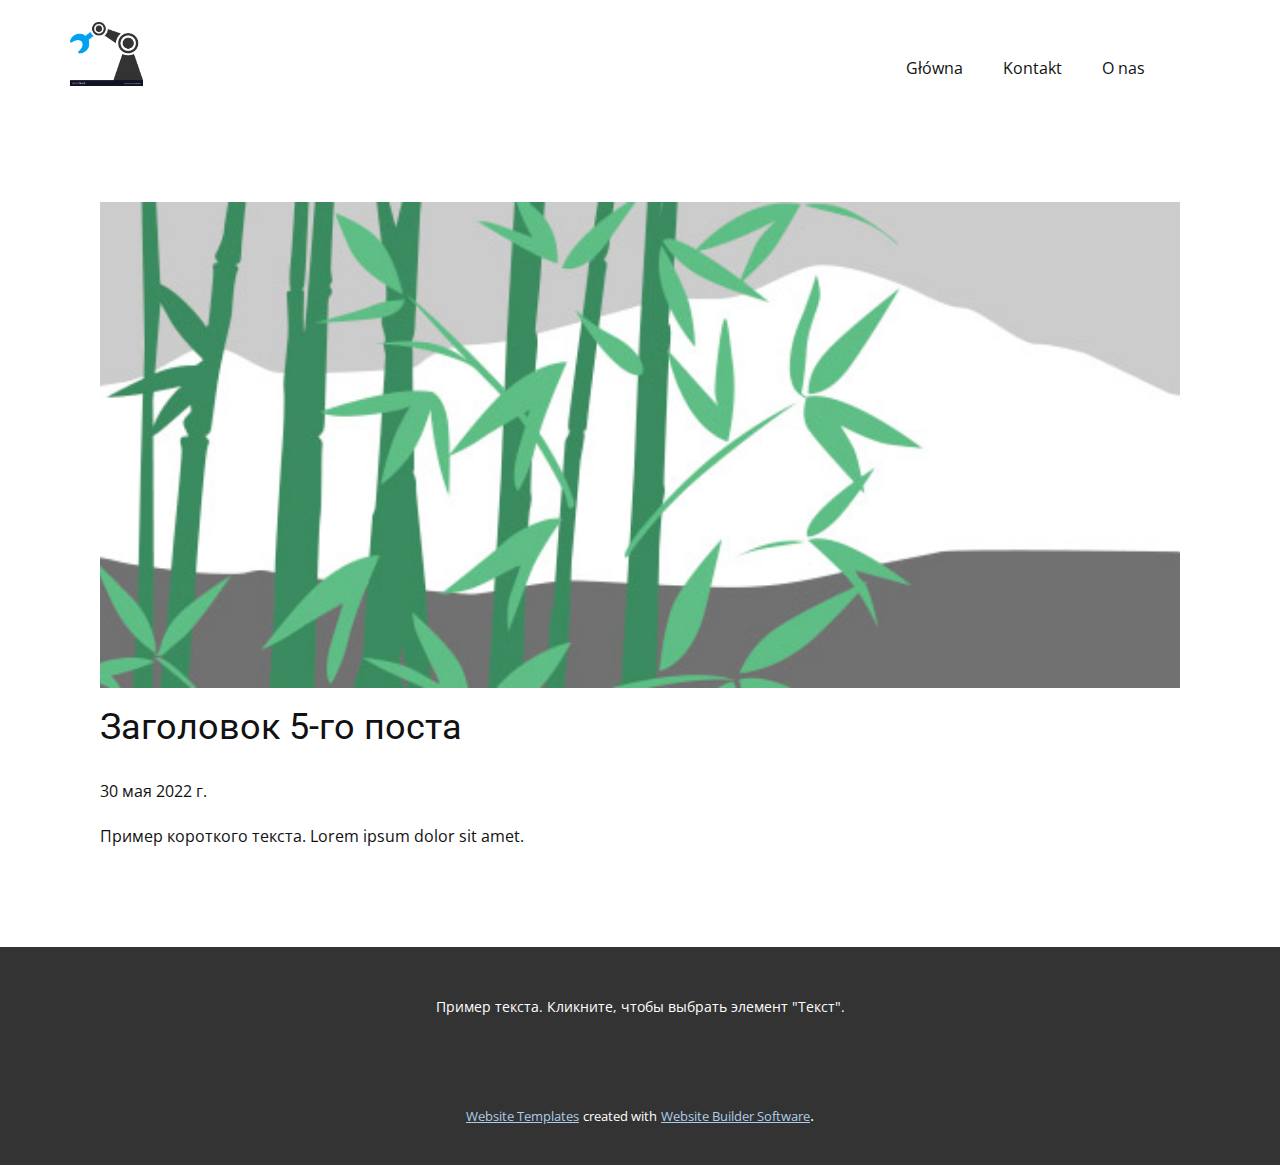
<file: MAN-WEBPAGE4/blog/пост-4.html>
<!doctype html>
<html style="font-size: 16px;"><head>
    <meta name="viewport" content="width=device-width, initial-scale=1.0">
    <meta charset="utf-8">
    <meta name="keywords" content="Заголовок 1-го поста">
    <meta name="description" content="">
    <title>Заголовок 5-го поста</title>
    <link rel="stylesheet" href="../nicepage.css" media="screen">
<link rel="stylesheet" href="../Post-Template.css" media="screen">
    <script class="u-script" type="text/javascript" src="../jquery.js" defer=""></script>
    <script class="u-script" type="text/javascript" src="../nicepage.js" defer=""></script>
    <meta name="generator" content="Nicepage 4.11.3, nicepage.com">
    <link id="u-theme-google-font" rel="stylesheet" href="https://fonts.googleapis.com/css?family=Roboto:100,100i,300,300i,400,400i,500,500i,700,700i,900,900i|Open+Sans:300,300i,400,400i,500,500i,600,600i,700,700i,800,800i">
    
    
    <script type="application/ld+json">{
		"@context": "http://schema.org",
		"@type": "Organization",
		"name": "",
		"logo": "images/manipulator-icon-vector-6110111.jpeg"
}</script>
    <meta name="theme-color" content="#478ac9">
  </head>
  <body class="u-body u-xl-mode"><header class="u-clearfix u-header" id="sec-62a8"><div class="u-clearfix u-sheet u-sheet-1">
        <a href="https://nicepage.com" class="u-image u-logo u-image-1" data-image-width="1000" data-image-height="878">
          <img src="../images/manipulator-icon-vector-6110111.jpeg" class="u-logo-image u-logo-image-1">
        </a>
        <nav class="u-menu u-menu-dropdown u-offcanvas u-menu-1">
          <div class="menu-collapse" style="font-size: 1rem; letter-spacing: 0px;">
            <a class="u-button-style u-custom-left-right-menu-spacing u-custom-padding-bottom u-custom-top-bottom-menu-spacing u-nav-link u-text-active-palette-1-base u-text-hover-palette-2-base" href="#">
              <svg class="u-svg-link" viewBox="0 0 24 24"><use xmlns:xlink="http://www.w3.org/1999/xlink" xlink:href="#menu-hamburger"></use></svg>
              <svg class="u-svg-content" version="1.1" id="menu-hamburger" viewBox="0 0 16 16" x="0px" y="0px" xmlns:xlink="http://www.w3.org/1999/xlink" xmlns="http://www.w3.org/2000/svg"><g><rect y="1" width="16" height="2"></rect><rect y="7" width="16" height="2"></rect><rect y="13" width="16" height="2"></rect>
</g></svg>
            </a>
          </div>
          <div class="u-custom-menu u-nav-container">
            <ul class="u-nav u-unstyled u-nav-1"><li class="u-nav-item"><a class="u-button-style u-nav-link u-text-active-palette-1-base u-text-hover-palette-2-base" href="../Główna.html" style="padding: 10px 20px;">Główna</a><div class="u-nav-popup"><ul class="u-h-spacing-20 u-nav u-unstyled u-v-spacing-10"><li class="u-nav-item"><a class="u-button-style u-nav-link u-white" href="../FIRST.html">FIRST</a>
</li></ul>
</div>
</li><li class="u-nav-item"><a class="u-button-style u-nav-link u-text-active-palette-1-base u-text-hover-palette-2-base" style="padding: 10px 20px;">Kontakt</a>
</li><li class="u-nav-item"><a class="u-button-style u-nav-link u-text-active-palette-1-base u-text-hover-palette-2-base" href="../O-nas.html" style="padding: 10px 20px;">O nas</a>
</li></ul>
          </div>
          <div class="u-custom-menu u-nav-container-collapse">
            <div class="u-black u-container-style u-inner-container-layout u-opacity u-opacity-95 u-sidenav">
              <div class="u-inner-container-layout u-sidenav-overflow">
                <div class="u-menu-close"></div>
                <ul class="u-align-center u-nav u-popupmenu-items u-unstyled u-nav-3"><li class="u-nav-item"><a class="u-button-style u-nav-link" href="../Główna.html">Główna</a><div class="u-nav-popup"><ul class="u-h-spacing-20 u-nav u-unstyled u-v-spacing-10"><li class="u-nav-item"><a class="u-button-style u-nav-link" href="../FIRST.html">FIRST</a>
</li></ul>
</div>
</li><li class="u-nav-item"><a class="u-button-style u-nav-link">Kontakt</a>
</li><li class="u-nav-item"><a class="u-button-style u-nav-link" href="../O-nas.html">O nas</a>
</li></ul>
              </div>
            </div>
            <div class="u-black u-menu-overlay u-opacity u-opacity-70"></div>
          </div>
        </nav>
      </div></header>
    <section class="u-align-center u-clearfix u-section-1" id="sec-a986">
      <div class="u-clearfix u-sheet u-valign-middle-md u-valign-middle-sm u-valign-middle-xs u-sheet-1"><!--post_details--><!--post_details_options_json--><!--{"source":""}--><!--/post_details_options_json--><!--blog_post-->
        <div class="u-container-style u-expanded-width u-post-details u-post-details-1">
          <div class="u-container-layout u-valign-middle u-container-layout-1"><!--blog_post_image-->
            <img alt="" class="u-blog-control u-expanded-width u-image u-image-default u-image-1" src="[data-uri]"><!--/blog_post_image--><!--blog_post_header-->
            <h2 class="u-blog-control u-text u-text-1">Заголовок 5-го поста</h2><!--/blog_post_header--><!--blog_post_metadata-->
            <div class="u-blog-control u-metadata u-metadata-1"><!--blog_post_metadata_date-->
              <span class="u-meta-date u-meta-icon">30 мая 2022 г.</span><!--/blog_post_metadata_date--><!--blog_post_metadata_category-->
              <!--/blog_post_metadata_category--><!--blog_post_metadata_comments-->
              <!--/blog_post_metadata_comments-->
            </div><!--/blog_post_metadata--><!--blog_post_content-->
            <div class="u-align-justify u-blog-control u-post-content u-text u-text-2 fr-view">
  Пример короткого текста. Lorem ipsum dolor sit amet.
  </div><!--/blog_post_content-->
          </div>
        </div><!--/blog_post--><!--/post_details-->
      </div>
    </section>
    
    
    <footer class="u-align-center u-clearfix u-footer u-grey-80 u-footer" id="sec-89a7"><div class="u-clearfix u-sheet u-sheet-1">
        <p class="u-small-text u-text u-text-variant u-text-1">Пример текста. Кликните, чтобы выбрать элемент "Текст".</p>
      </div></footer>
    <section class="u-backlink u-clearfix u-grey-80">
      <a class="u-link" href="https://nicepage.com/website-templates" target="_blank">
        <span>Website Templates</span>
      </a>
      <p class="u-text">
        <span>created with</span>
      </p>
      <a class="u-link" href="" target="_blank">
        <span>Website Builder Software</span>
      </a>. 
    </section>
  
</body></html>
</file>
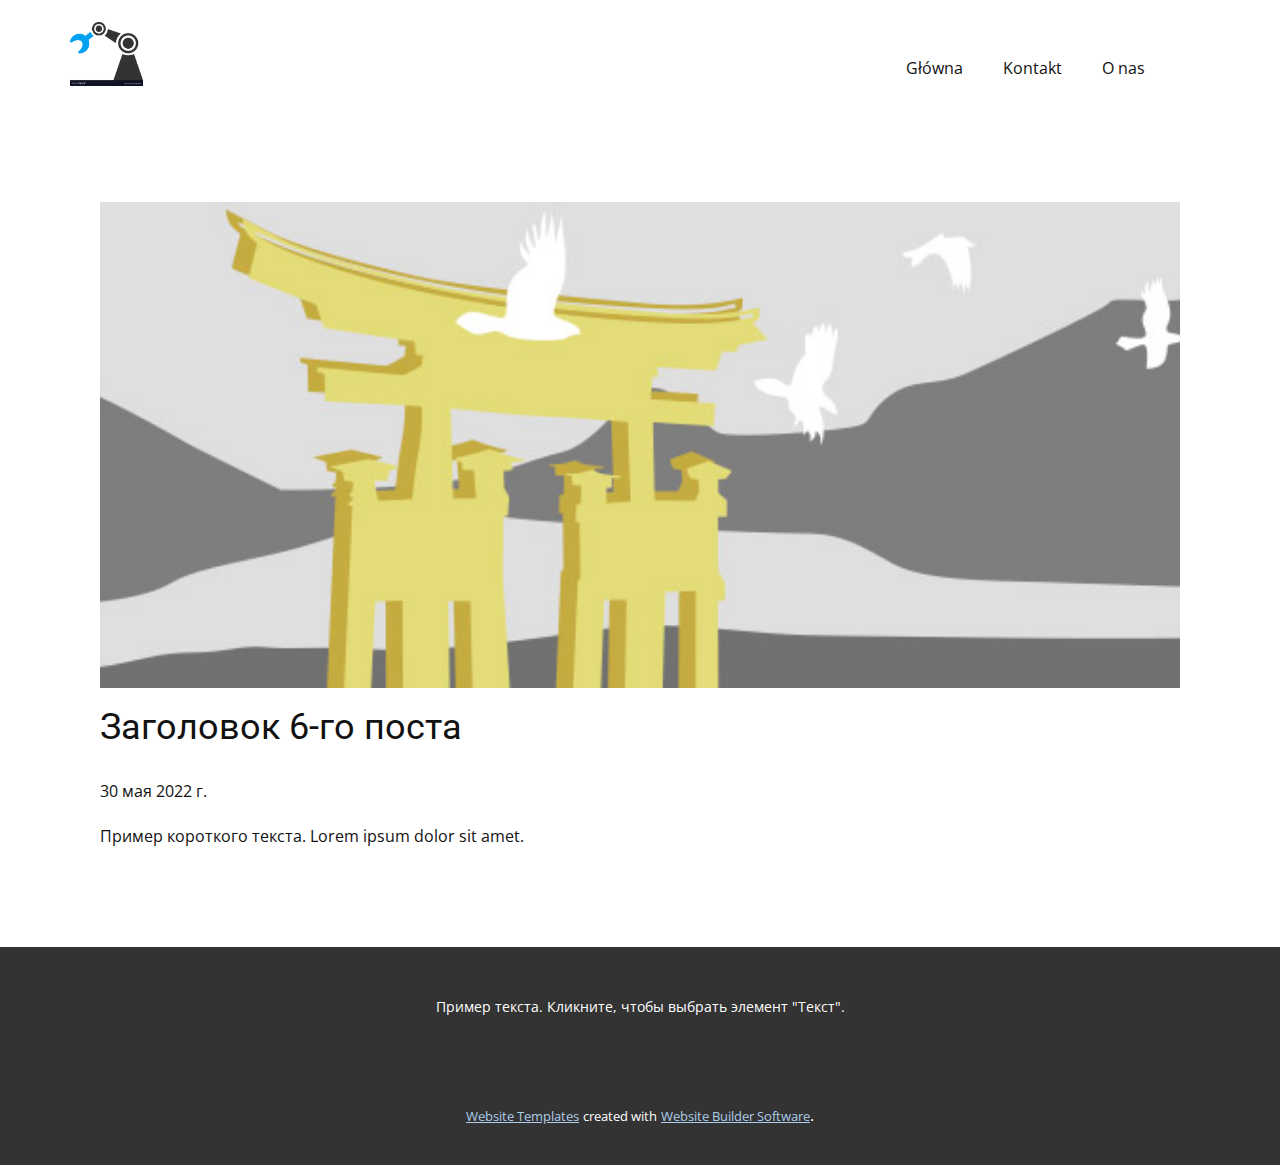
<file: MAN-WEBPAGE4/blog/пост-5.html>
<!doctype html>
<html style="font-size: 16px;"><head>
    <meta name="viewport" content="width=device-width, initial-scale=1.0">
    <meta charset="utf-8">
    <meta name="keywords" content="Заголовок 1-го поста">
    <meta name="description" content="">
    <title>Заголовок 6-го поста</title>
    <link rel="stylesheet" href="../nicepage.css" media="screen">
<link rel="stylesheet" href="../Post-Template.css" media="screen">
    <script class="u-script" type="text/javascript" src="../jquery.js" defer=""></script>
    <script class="u-script" type="text/javascript" src="../nicepage.js" defer=""></script>
    <meta name="generator" content="Nicepage 4.11.3, nicepage.com">
    <link id="u-theme-google-font" rel="stylesheet" href="https://fonts.googleapis.com/css?family=Roboto:100,100i,300,300i,400,400i,500,500i,700,700i,900,900i|Open+Sans:300,300i,400,400i,500,500i,600,600i,700,700i,800,800i">
    
    
    <script type="application/ld+json">{
		"@context": "http://schema.org",
		"@type": "Organization",
		"name": "",
		"logo": "images/manipulator-icon-vector-6110111.jpeg"
}</script>
    <meta name="theme-color" content="#478ac9">
  </head>
  <body class="u-body u-xl-mode"><header class="u-clearfix u-header" id="sec-62a8"><div class="u-clearfix u-sheet u-sheet-1">
        <a href="https://nicepage.com" class="u-image u-logo u-image-1" data-image-width="1000" data-image-height="878">
          <img src="../images/manipulator-icon-vector-6110111.jpeg" class="u-logo-image u-logo-image-1">
        </a>
        <nav class="u-menu u-menu-dropdown u-offcanvas u-menu-1">
          <div class="menu-collapse" style="font-size: 1rem; letter-spacing: 0px;">
            <a class="u-button-style u-custom-left-right-menu-spacing u-custom-padding-bottom u-custom-top-bottom-menu-spacing u-nav-link u-text-active-palette-1-base u-text-hover-palette-2-base" href="#">
              <svg class="u-svg-link" viewBox="0 0 24 24"><use xmlns:xlink="http://www.w3.org/1999/xlink" xlink:href="#menu-hamburger"></use></svg>
              <svg class="u-svg-content" version="1.1" id="menu-hamburger" viewBox="0 0 16 16" x="0px" y="0px" xmlns:xlink="http://www.w3.org/1999/xlink" xmlns="http://www.w3.org/2000/svg"><g><rect y="1" width="16" height="2"></rect><rect y="7" width="16" height="2"></rect><rect y="13" width="16" height="2"></rect>
</g></svg>
            </a>
          </div>
          <div class="u-custom-menu u-nav-container">
            <ul class="u-nav u-unstyled u-nav-1"><li class="u-nav-item"><a class="u-button-style u-nav-link u-text-active-palette-1-base u-text-hover-palette-2-base" href="../Główna.html" style="padding: 10px 20px;">Główna</a><div class="u-nav-popup"><ul class="u-h-spacing-20 u-nav u-unstyled u-v-spacing-10"><li class="u-nav-item"><a class="u-button-style u-nav-link u-white" href="../FIRST.html">FIRST</a>
</li></ul>
</div>
</li><li class="u-nav-item"><a class="u-button-style u-nav-link u-text-active-palette-1-base u-text-hover-palette-2-base" style="padding: 10px 20px;">Kontakt</a>
</li><li class="u-nav-item"><a class="u-button-style u-nav-link u-text-active-palette-1-base u-text-hover-palette-2-base" href="../O-nas.html" style="padding: 10px 20px;">O nas</a>
</li></ul>
          </div>
          <div class="u-custom-menu u-nav-container-collapse">
            <div class="u-black u-container-style u-inner-container-layout u-opacity u-opacity-95 u-sidenav">
              <div class="u-inner-container-layout u-sidenav-overflow">
                <div class="u-menu-close"></div>
                <ul class="u-align-center u-nav u-popupmenu-items u-unstyled u-nav-3"><li class="u-nav-item"><a class="u-button-style u-nav-link" href="../Główna.html">Główna</a><div class="u-nav-popup"><ul class="u-h-spacing-20 u-nav u-unstyled u-v-spacing-10"><li class="u-nav-item"><a class="u-button-style u-nav-link" href="../FIRST.html">FIRST</a>
</li></ul>
</div>
</li><li class="u-nav-item"><a class="u-button-style u-nav-link">Kontakt</a>
</li><li class="u-nav-item"><a class="u-button-style u-nav-link" href="../O-nas.html">O nas</a>
</li></ul>
              </div>
            </div>
            <div class="u-black u-menu-overlay u-opacity u-opacity-70"></div>
          </div>
        </nav>
      </div></header>
    <section class="u-align-center u-clearfix u-section-1" id="sec-a986">
      <div class="u-clearfix u-sheet u-valign-middle-md u-valign-middle-sm u-valign-middle-xs u-sheet-1"><!--post_details--><!--post_details_options_json--><!--{"source":""}--><!--/post_details_options_json--><!--blog_post-->
        <div class="u-container-style u-expanded-width u-post-details u-post-details-1">
          <div class="u-container-layout u-valign-middle u-container-layout-1"><!--blog_post_image-->
            <img alt="" class="u-blog-control u-expanded-width u-image u-image-default u-image-1" src="[data-uri]"><!--/blog_post_image--><!--blog_post_header-->
            <h2 class="u-blog-control u-text u-text-1">Заголовок 6-го поста</h2><!--/blog_post_header--><!--blog_post_metadata-->
            <div class="u-blog-control u-metadata u-metadata-1"><!--blog_post_metadata_date-->
              <span class="u-meta-date u-meta-icon">30 мая 2022 г.</span><!--/blog_post_metadata_date--><!--blog_post_metadata_category-->
              <!--/blog_post_metadata_category--><!--blog_post_metadata_comments-->
              <!--/blog_post_metadata_comments-->
            </div><!--/blog_post_metadata--><!--blog_post_content-->
            <div class="u-align-justify u-blog-control u-post-content u-text u-text-2 fr-view">
  Пример короткого текста. Lorem ipsum dolor sit amet.
  </div><!--/blog_post_content-->
          </div>
        </div><!--/blog_post--><!--/post_details-->
      </div>
    </section>
    
    
    <footer class="u-align-center u-clearfix u-footer u-grey-80 u-footer" id="sec-89a7"><div class="u-clearfix u-sheet u-sheet-1">
        <p class="u-small-text u-text u-text-variant u-text-1">Пример текста. Кликните, чтобы выбрать элемент "Текст".</p>
      </div></footer>
    <section class="u-backlink u-clearfix u-grey-80">
      <a class="u-link" href="https://nicepage.com/website-templates" target="_blank">
        <span>Website Templates</span>
      </a>
      <p class="u-text">
        <span>created with</span>
      </p>
      <a class="u-link" href="" target="_blank">
        <span>Website Builder Software</span>
      </a>. 
    </section>
  
</body></html>
</file>
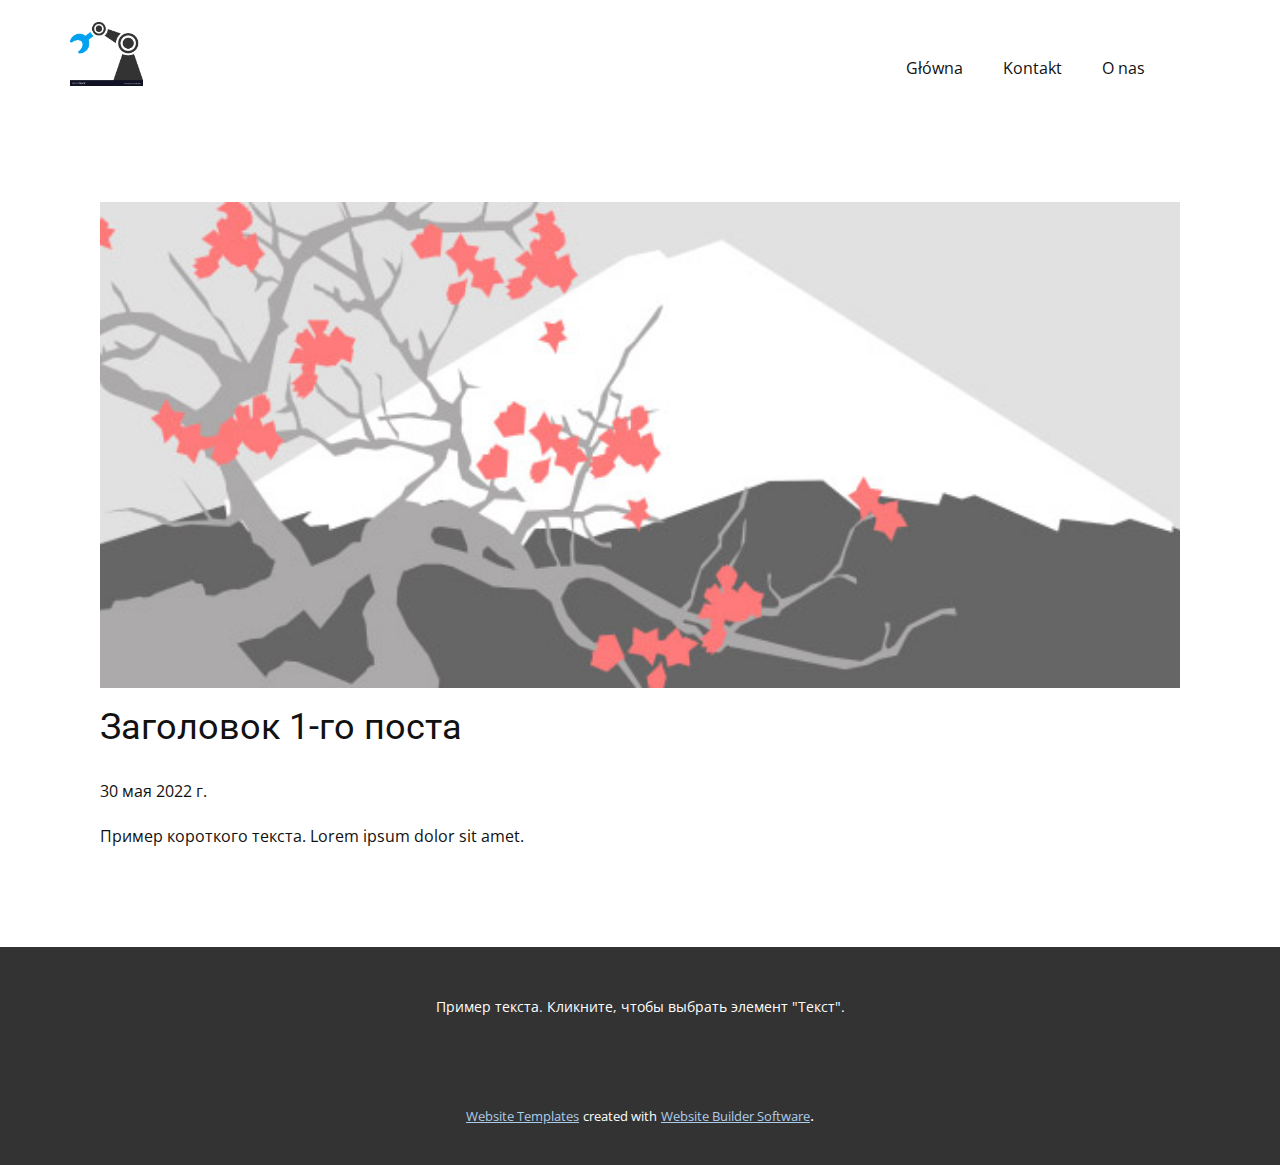
<file: MAN-WEBPAGE4/blog/пост.html>
<!doctype html>
<html style="font-size: 16px;"><head>
    <meta name="viewport" content="width=device-width, initial-scale=1.0">
    <meta charset="utf-8">
    <meta name="keywords" content="Заголовок 1-го поста">
    <meta name="description" content="">
    <title>Заголовок 1-го поста</title>
    <link rel="stylesheet" href="../nicepage.css" media="screen">
<link rel="stylesheet" href="../Post-Template.css" media="screen">
    <script class="u-script" type="text/javascript" src="../jquery.js" defer=""></script>
    <script class="u-script" type="text/javascript" src="../nicepage.js" defer=""></script>
    <meta name="generator" content="Nicepage 4.11.3, nicepage.com">
    <link id="u-theme-google-font" rel="stylesheet" href="https://fonts.googleapis.com/css?family=Roboto:100,100i,300,300i,400,400i,500,500i,700,700i,900,900i|Open+Sans:300,300i,400,400i,500,500i,600,600i,700,700i,800,800i">
    
    
    <script type="application/ld+json">{
		"@context": "http://schema.org",
		"@type": "Organization",
		"name": "",
		"logo": "images/manipulator-icon-vector-6110111.jpeg"
}</script>
    <meta name="theme-color" content="#478ac9">
  </head>
  <body class="u-body u-xl-mode"><header class="u-clearfix u-header" id="sec-62a8"><div class="u-clearfix u-sheet u-sheet-1">
        <a href="https://nicepage.com" class="u-image u-logo u-image-1" data-image-width="1000" data-image-height="878">
          <img src="../images/manipulator-icon-vector-6110111.jpeg" class="u-logo-image u-logo-image-1">
        </a>
        <nav class="u-menu u-menu-dropdown u-offcanvas u-menu-1">
          <div class="menu-collapse" style="font-size: 1rem; letter-spacing: 0px;">
            <a class="u-button-style u-custom-left-right-menu-spacing u-custom-padding-bottom u-custom-top-bottom-menu-spacing u-nav-link u-text-active-palette-1-base u-text-hover-palette-2-base" href="#">
              <svg class="u-svg-link" viewBox="0 0 24 24"><use xmlns:xlink="http://www.w3.org/1999/xlink" xlink:href="#menu-hamburger"></use></svg>
              <svg class="u-svg-content" version="1.1" id="menu-hamburger" viewBox="0 0 16 16" x="0px" y="0px" xmlns:xlink="http://www.w3.org/1999/xlink" xmlns="http://www.w3.org/2000/svg"><g><rect y="1" width="16" height="2"></rect><rect y="7" width="16" height="2"></rect><rect y="13" width="16" height="2"></rect>
</g></svg>
            </a>
          </div>
          <div class="u-custom-menu u-nav-container">
            <ul class="u-nav u-unstyled u-nav-1"><li class="u-nav-item"><a class="u-button-style u-nav-link u-text-active-palette-1-base u-text-hover-palette-2-base" href="../Główna.html" style="padding: 10px 20px;">Główna</a><div class="u-nav-popup"><ul class="u-h-spacing-20 u-nav u-unstyled u-v-spacing-10"><li class="u-nav-item"><a class="u-button-style u-nav-link u-white" href="../FIRST.html">FIRST</a>
</li></ul>
</div>
</li><li class="u-nav-item"><a class="u-button-style u-nav-link u-text-active-palette-1-base u-text-hover-palette-2-base" style="padding: 10px 20px;">Kontakt</a>
</li><li class="u-nav-item"><a class="u-button-style u-nav-link u-text-active-palette-1-base u-text-hover-palette-2-base" href="../O-nas.html" style="padding: 10px 20px;">O nas</a>
</li></ul>
          </div>
          <div class="u-custom-menu u-nav-container-collapse">
            <div class="u-black u-container-style u-inner-container-layout u-opacity u-opacity-95 u-sidenav">
              <div class="u-inner-container-layout u-sidenav-overflow">
                <div class="u-menu-close"></div>
                <ul class="u-align-center u-nav u-popupmenu-items u-unstyled u-nav-3"><li class="u-nav-item"><a class="u-button-style u-nav-link" href="../Główna.html">Główna</a><div class="u-nav-popup"><ul class="u-h-spacing-20 u-nav u-unstyled u-v-spacing-10"><li class="u-nav-item"><a class="u-button-style u-nav-link" href="../FIRST.html">FIRST</a>
</li></ul>
</div>
</li><li class="u-nav-item"><a class="u-button-style u-nav-link">Kontakt</a>
</li><li class="u-nav-item"><a class="u-button-style u-nav-link" href="../O-nas.html">O nas</a>
</li></ul>
              </div>
            </div>
            <div class="u-black u-menu-overlay u-opacity u-opacity-70"></div>
          </div>
        </nav>
      </div></header>
    <section class="u-align-center u-clearfix u-section-1" id="sec-a986">
      <div class="u-clearfix u-sheet u-valign-middle-md u-valign-middle-sm u-valign-middle-xs u-sheet-1"><!--post_details--><!--post_details_options_json--><!--{"source":""}--><!--/post_details_options_json--><!--blog_post-->
        <div class="u-container-style u-expanded-width u-post-details u-post-details-1">
          <div class="u-container-layout u-valign-middle u-container-layout-1"><!--blog_post_image-->
            <img alt="" class="u-blog-control u-expanded-width u-image u-image-default u-image-1" src="[data-uri]"><!--/blog_post_image--><!--blog_post_header-->
            <h2 class="u-blog-control u-text u-text-1">Заголовок 1-го поста</h2><!--/blog_post_header--><!--blog_post_metadata-->
            <div class="u-blog-control u-metadata u-metadata-1"><!--blog_post_metadata_date-->
              <span class="u-meta-date u-meta-icon">30 мая 2022 г.</span><!--/blog_post_metadata_date--><!--blog_post_metadata_category-->
              <!--/blog_post_metadata_category--><!--blog_post_metadata_comments-->
              <!--/blog_post_metadata_comments-->
            </div><!--/blog_post_metadata--><!--blog_post_content-->
            <div class="u-align-justify u-blog-control u-post-content u-text u-text-2 fr-view">
  Пример короткого текста. Lorem ipsum dolor sit amet.
  </div><!--/blog_post_content-->
          </div>
        </div><!--/blog_post--><!--/post_details-->
      </div>
    </section>
    
    
    <footer class="u-align-center u-clearfix u-footer u-grey-80 u-footer" id="sec-89a7"><div class="u-clearfix u-sheet u-sheet-1">
        <p class="u-small-text u-text u-text-variant u-text-1">Пример текста. Кликните, чтобы выбрать элемент "Текст".</p>
      </div></footer>
    <section class="u-backlink u-clearfix u-grey-80">
      <a class="u-link" href="https://nicepage.com/website-templates" target="_blank">
        <span>Website Templates</span>
      </a>
      <p class="u-text">
        <span>created with</span>
      </p>
      <a class="u-link" href="" target="_blank">
        <span>Website Builder Software</span>
      </a>. 
    </section>
  
</body></html>
</file>
